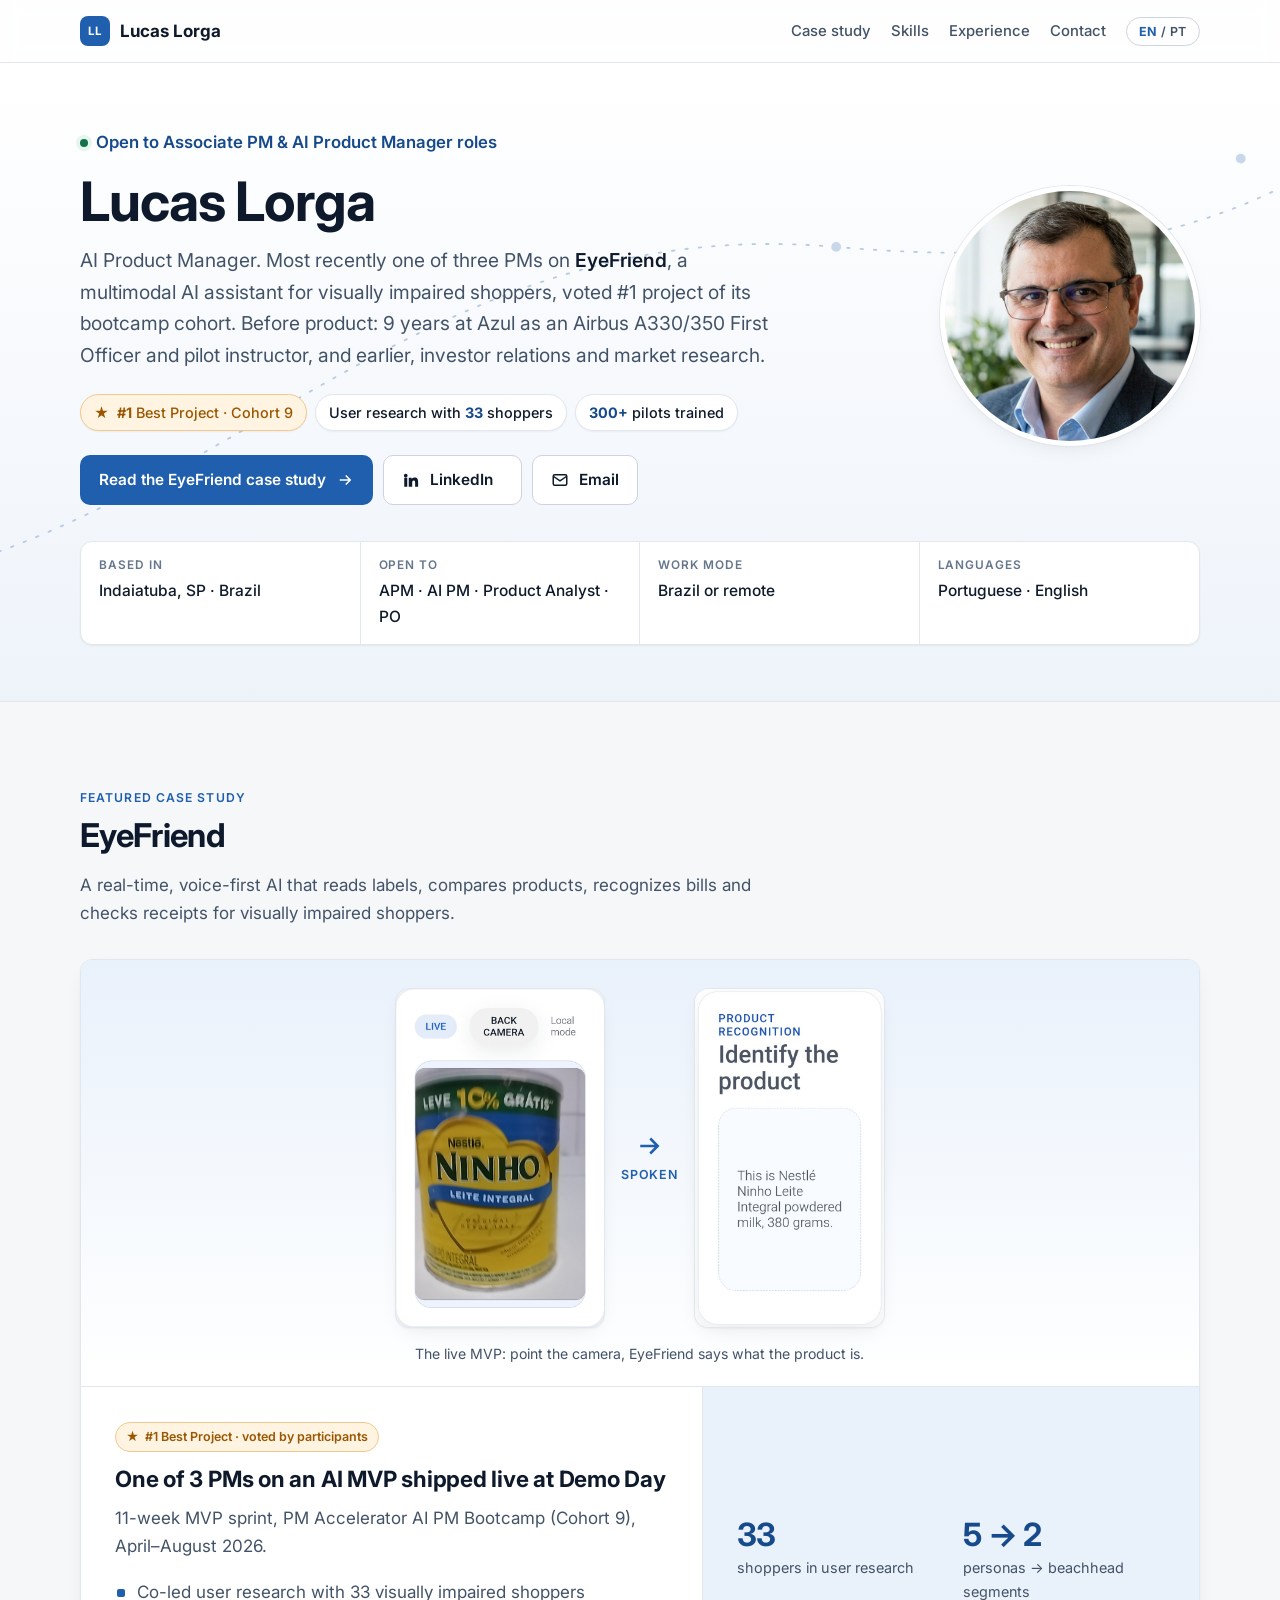
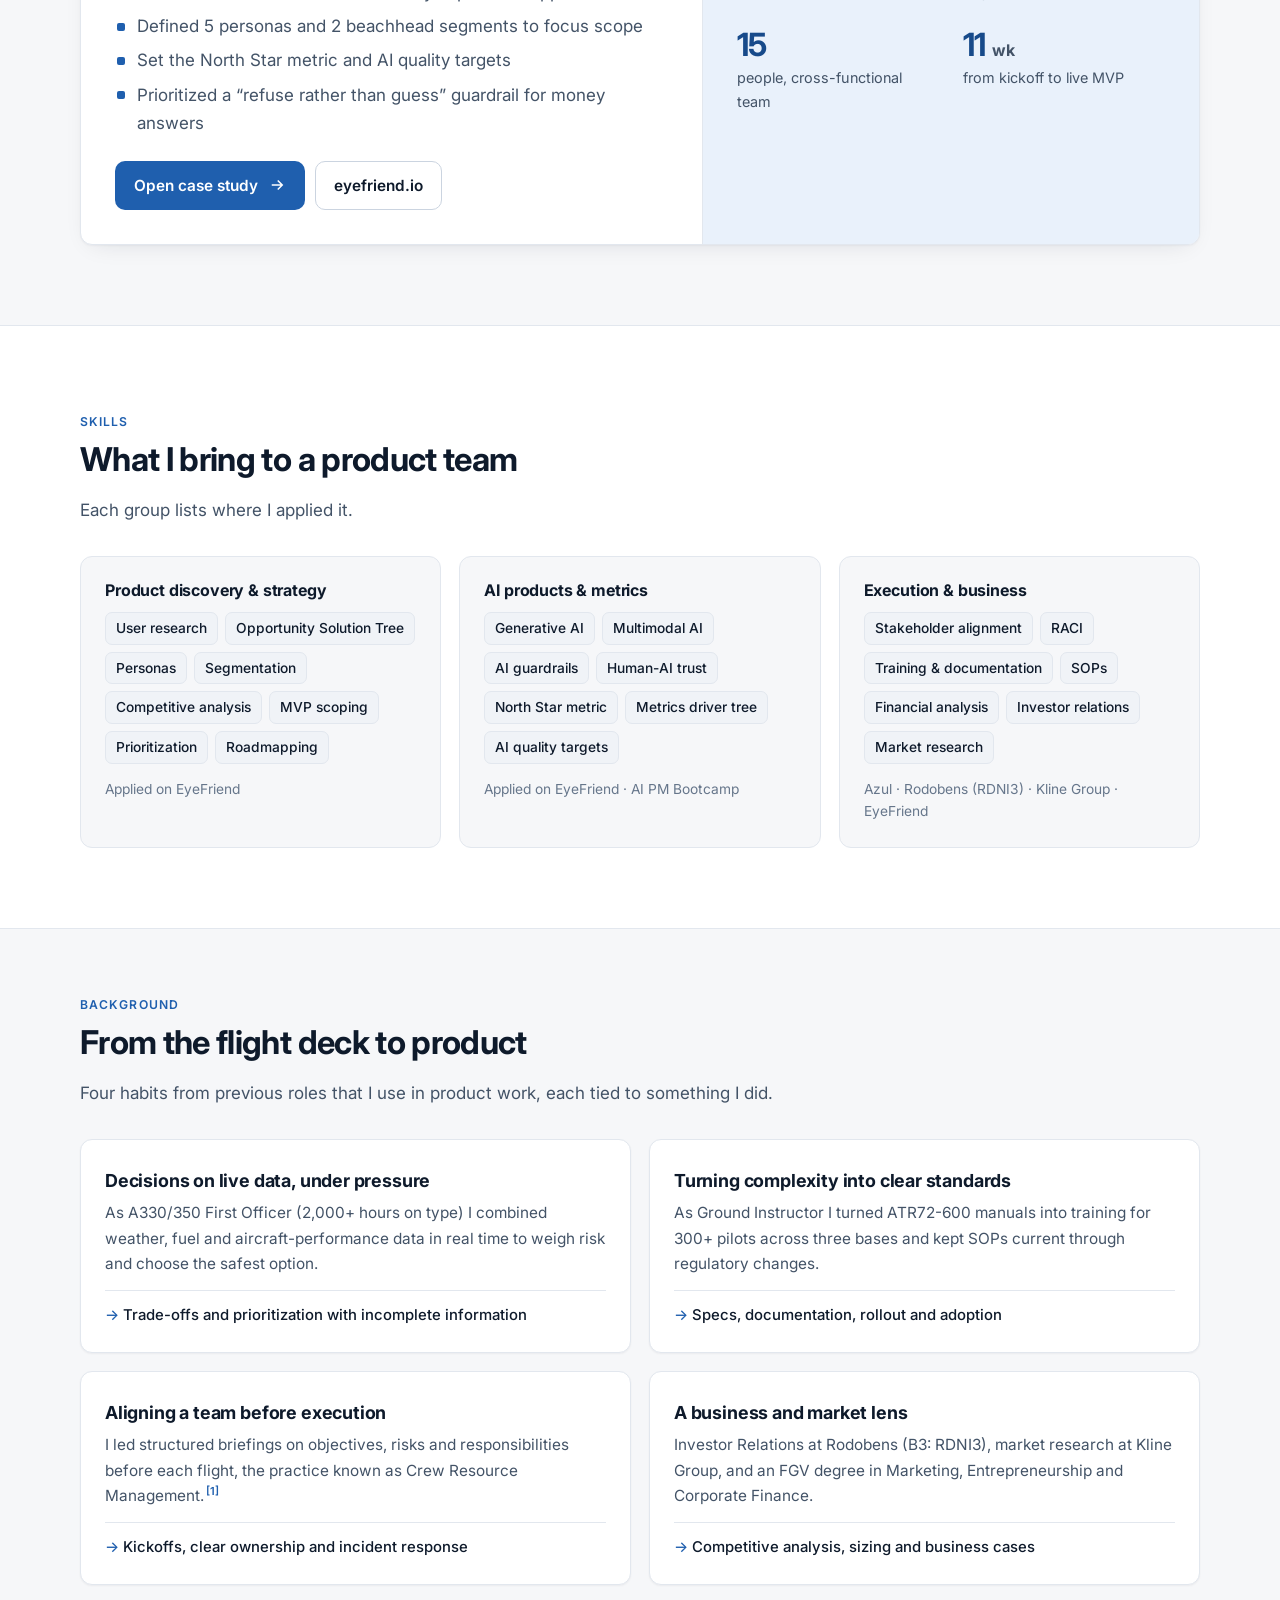
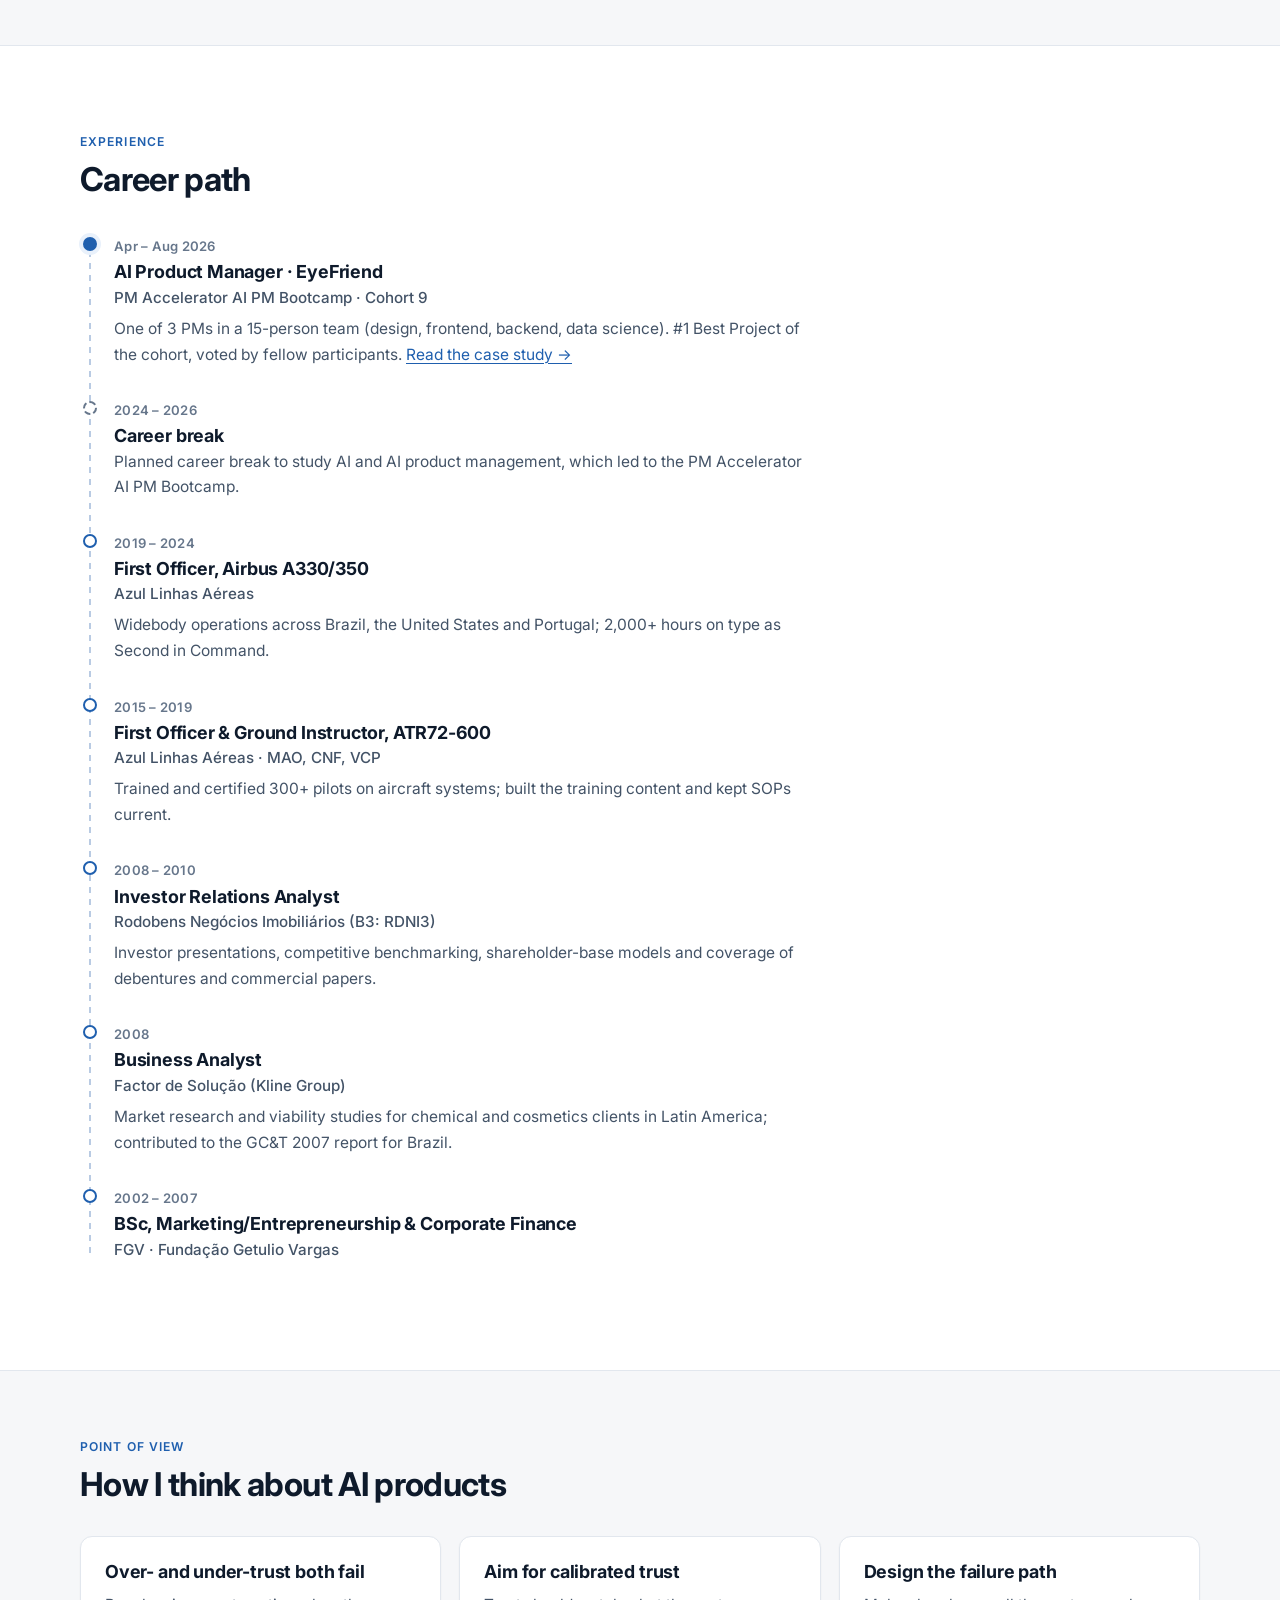
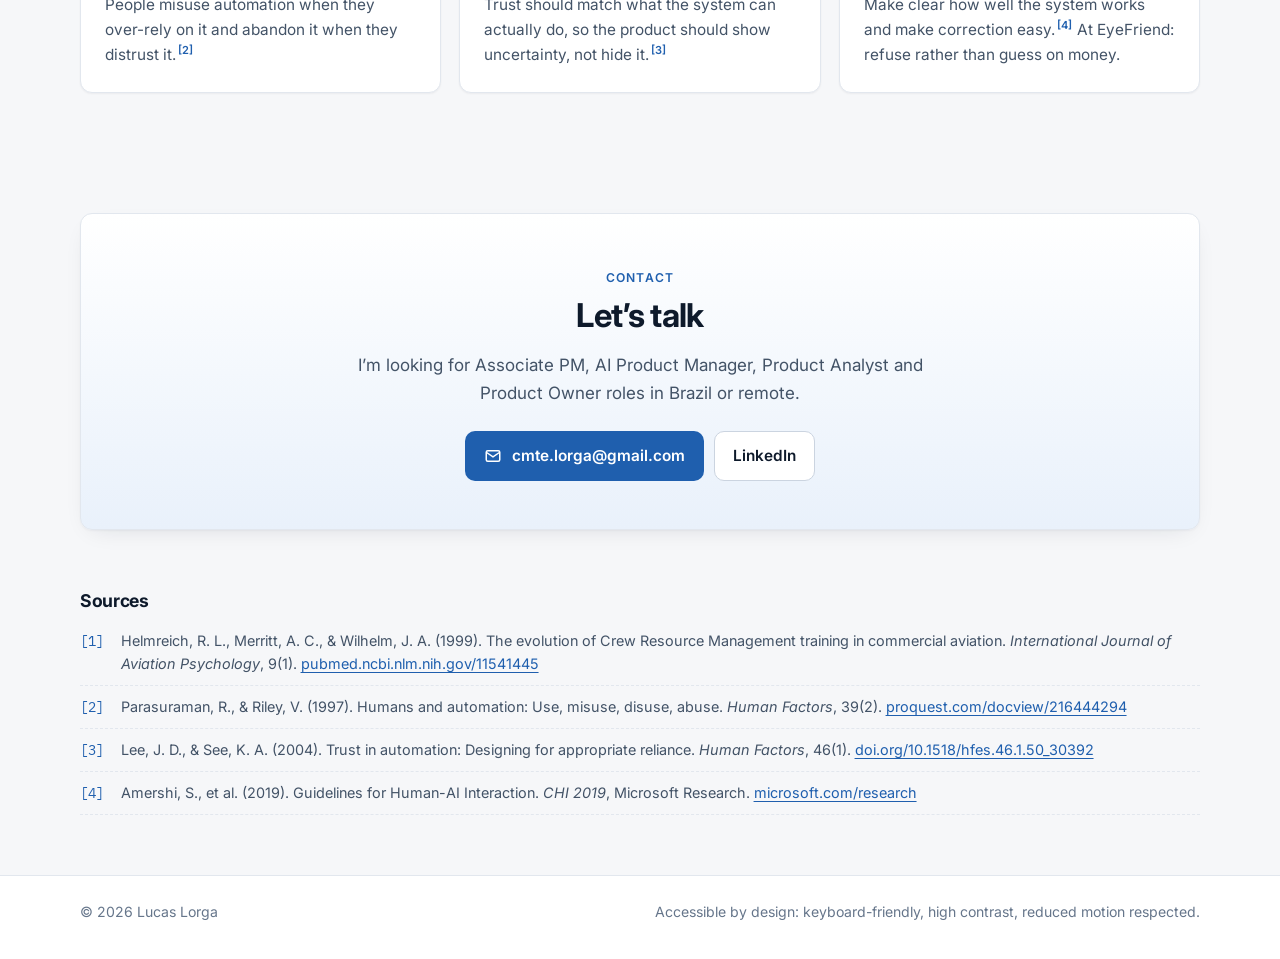
<file: index.html>
<!doctype html>
<html lang="en">
<head>
  <meta charset="utf-8">
  <meta name="viewport" content="width=device-width, initial-scale=1">
  <title>Lucas Lorga | AI Product Manager</title>
  <meta name="description" content="Lucas Lorga, AI Product Manager. One of three PMs on EyeFriend, a multimodal AI assistant for visually impaired shoppers (#1 Best Project, PM Accelerator Cohort 9). Former Airbus A330/350 First Officer and pilot instructor.">
  <meta name="theme-color" content="#ffffff">
  <meta property="og:type" content="website">
  <meta property="og:title" content="Lucas Lorga | AI Product Manager">
  <meta property="og:description" content="From the flight deck to AI products. Case study: EyeFriend.">
  <meta property="og:url" content="https://cmtelorga.github.io/portfolio/">
  <meta property="og:image" content="https://cmtelorga.github.io/portfolio/assets/img/og-home.jpg">
  <meta property="og:image:width" content="1200">
  <meta property="og:image:height" content="630">
  <meta property="og:image:alt" content="Lucas Lorga product portfolio: From the flight deck to AI products">
  <meta name="twitter:card" content="summary_large_image">
  <link rel="icon" href="assets/img/favicon.svg" type="image/svg+xml">
  <link rel="preconnect" href="https://fonts.googleapis.com">
  <link rel="preconnect" href="https://fonts.gstatic.com" crossorigin>
  <link href="https://fonts.googleapis.com/css2?family=IBM+Plex+Mono:wght@500&family=Inter:wght@400;500;600;700&display=swap" rel="stylesheet">
  <link rel="stylesheet" href="assets/css/style.css">
</head>
<body>
  <a class="skip-link" href="#main"><span data-lang="en">Skip to content</span><span data-lang="pt">Pular para o conteúdo</span></a>

  <header class="topbar">
    <div class="wrap topbar__inner">
      <a class="brand" href="index.html" aria-label="Lucas Lorga, home">
        <span class="brand__mark" aria-hidden="true">LL</span>
        <span>Lucas Lorga</span>
      </a>
      <nav aria-label="Main">
        <a class="nav-hide-sm" href="#case"><span data-lang="en">Case study</span><span data-lang="pt">Estudo de caso</span></a>
        <a class="nav-hide-sm" href="#skills"><span data-lang="en">Skills</span><span data-lang="pt">Competências</span></a>
        <a class="nav-hide-sm" href="#journey"><span data-lang="en">Experience</span><span data-lang="pt">Experiência</span></a>
        <a href="#contact"><span data-lang="en">Contact</span><span data-lang="pt">Contato</span></a>
        <button class="lang-toggle" type="button"><b>EN</b> / PT</button>
      </nav>
    </div>
  </header>

  <main id="main">
    <!-- ================= HERO ================= -->
    <section class="hero" aria-labelledby="hero-title">
      <svg class="hero__path" viewBox="0 0 1200 520" preserveAspectRatio="xMidYMid slice" aria-hidden="true">
        <path d="M-40 430 C 260 380, 420 120, 760 150 S 1150 60, 1260 40"/>
        <circle cx="760" cy="150" r="4"/><circle cx="1090" cy="78" r="4"/><circle cx="330" cy="330" r="4"/>
      </svg>
      <div class="wrap">
        <div class="hero__grid">
          <div>
            <p class="hero__role"><span data-lang="en">Open to Associate PM &amp; AI Product Manager roles</span><span data-lang="pt">Aberto a vagas de Associate PM e AI Product Manager</span></p>
            <h1 id="hero-title">Lucas Lorga</h1>
            <p class="hero__lead">
              <span data-lang="en">AI Product Manager. Most recently one of three PMs on <strong>EyeFriend</strong>, a multimodal AI assistant for visually impaired shoppers, voted #1 project of its bootcamp cohort. Before product: 9 years at Azul as an Airbus A330/350 First Officer and pilot instructor, and earlier, investor relations and market research.</span>
              <span data-lang="pt">AI Product Manager. Mais recentemente, um dos três PMs do <strong>EyeFriend</strong>, assistente de IA multimodal para pessoas com deficiência visual fazerem compras, eleito o 1º projeto da turma do bootcamp. Antes de produto: 9 anos na Azul como Primeiro Oficial de Airbus A330/350 e instrutor de pilotos e, antes disso, relações com investidores e pesquisa de mercado.</span>
            </p>
            <ul class="proof" aria-label="Highlights">
              <li class="is-award">★ <span><b>#1</b> <span data-lang="en">Best Project · Cohort 9</span><span data-lang="pt">Melhor Projeto · Cohort 9</span></span></li>
              <li><span data-lang="en">User research with <b>33</b> shoppers</span><span data-lang="pt">Pesquisa com <b>33</b> usuários</span></li>
              <li><span data-lang="en"><b>300+</b> pilots trained</span><span data-lang="pt"><b>300+</b> pilotos treinados</span></li>
            </ul>
            <div class="hero__ctas">
              <a class="btn btn--primary" href="eyefriend.html">
                <span data-lang="en">Read the EyeFriend case study</span><span data-lang="pt">Ler o estudo de caso EyeFriend</span>
                <svg viewBox="0 0 24 24" fill="none" stroke="currentColor" stroke-width="2" aria-hidden="true"><path d="M5 12h14M13 6l6 6-6 6"/></svg>
              </a>
              <a class="btn btn--ghost" href="https://www.linkedin.com/in/lucaslorga" target="_blank" rel="noopener">
                <svg viewBox="0 0 24 24" fill="currentColor" aria-hidden="true"><path d="M4.98 3.5a2.5 2.5 0 1 1 0 5 2.5 2.5 0 0 1 0-5zM3 9h4v12H3zM9 9h3.8v1.7h.1c.5-1 1.8-2 3.8-2 4 0 4.8 2.6 4.8 6V21h-4v-5.4c0-1.3 0-3-1.8-3s-2.1 1.4-2.1 2.9V21H9z"/></svg>
                LinkedIn<span class="sr-only"> (opens in a new tab)</span>
              </a>
              <a class="btn btn--ghost" href="mailto:cmte.lorga@gmail.com">
                <svg viewBox="0 0 24 24" fill="none" stroke="currentColor" stroke-width="2" aria-hidden="true"><rect x="3" y="5" width="18" height="14" rx="2"/><path d="m3 7 9 6 9-6"/></svg>
                <span data-lang="en">Email</span><span data-lang="pt">E-mail</span>
              </a>
            </div>
          </div>
          <div class="portrait">
            <img src="assets/img/lucas-lorga-square.jpg" width="480" height="480" alt="Portrait of Lucas Lorga, smiling, wearing glasses and a blue blazer over a light blue shirt">
          </div>
        </div>

        <dl class="status-strip">
          <div><dt><span data-lang="en">Based in</span><span data-lang="pt">Base</span></dt><dd>Indaiatuba, SP · <span data-lang="en">Brazil</span><span data-lang="pt">Brasil</span></dd></div>
          <div><dt><span data-lang="en">Open to</span><span data-lang="pt">Busco</span></dt><dd>APM · AI PM · Product Analyst · PO</dd></div>
          <div><dt><span data-lang="en">Work mode</span><span data-lang="pt">Modelo</span></dt><dd><span data-lang="en">Brazil or remote</span><span data-lang="pt">Brasil ou remoto</span></dd></div>
          <div><dt><span data-lang="en">Languages</span><span data-lang="pt">Idiomas</span></dt><dd><span data-lang="en">Portuguese · English</span><span data-lang="pt">Português · Inglês</span></dd></div>
        </dl>
      </div>
    </section>

    <!-- ================= FEATURED CASE ================= -->
    <section class="section" id="case" aria-labelledby="case-title">
      <div class="wrap">
        <div class="section__head reveal">
          <span class="hud"><span data-lang="en">Featured case study</span><span data-lang="pt">Estudo de caso em destaque</span></span>
          <h2 id="case-title">EyeFriend</h2>
          <p><span data-lang="en">A real-time, voice-first AI that reads labels, compares products, recognizes bills and checks receipts for visually impaired shoppers.</span><span data-lang="pt">IA em tempo real, guiada por voz, que lê rótulos, compara produtos, reconhece cédulas e confere recibos para pessoas com deficiência visual.</span></p>
        </div>

        <article class="card feature reveal">
          <figure class="feature__media" style="margin:0">
            <div class="demo-pair">
              <img src="assets/img/ef/app-mobile-camera.jpg" width="700" height="1135" loading="lazy" alt="EyeFriend on a phone in live mode, camera pointed at a can of Nestlé Ninho whole powdered milk.">
              <span class="arrow" aria-hidden="true"><svg viewBox="0 0 24 24" fill="none" stroke="currentColor" stroke-width="2"><path d="M5 12h14M13 6l6 6-6 6"/></svg><span data-lang="en">spoken</span><span data-lang="pt">falado</span></span>
              <img src="assets/img/ef/app-mobile-result.jpg" width="620" height="1104" loading="lazy" alt="EyeFriend result: “This is Nestlé Ninho Leite Integral powdered milk, 380 grams.”">
            </div>
            <figcaption><span data-lang="en">The live MVP: point the camera, EyeFriend says what the product is.</span><span data-lang="pt">O MVP no ar: aponte a câmera e o EyeFriend diz qual é o produto.</span></figcaption>
          </figure>
          <div class="feature__body">
            <span class="badge">★ <span data-lang="en">#1 Best Project · voted by participants</span><span data-lang="pt">1º Melhor Projeto · voto dos participantes</span></span>
            <h3><span data-lang="en">One of 3 PMs on an AI MVP shipped live at Demo Day</span><span data-lang="pt">Um dos 3 PMs de um MVP de IA lançado no Demo Day</span></h3>
            <p><span data-lang="en">11-week MVP sprint, PM Accelerator AI PM Bootcamp (Cohort 9), April–August 2026.</span><span data-lang="pt">Sprint de MVP de 11 semanas, PM Accelerator AI PM Bootcamp (Cohort 9), abril–agosto de 2026.</span></p>
            <ul class="feature__role">
              <li><span data-lang="en">Co-led user research with 33 visually impaired shoppers</span><span data-lang="pt">Co-liderei a pesquisa com 33 compradores com deficiência visual</span></li>
              <li><span data-lang="en">Defined 5 personas and 2 beachhead segments to focus scope</span><span data-lang="pt">Defini 5 personas e 2 segmentos de entrada para focar o escopo</span></li>
              <li><span data-lang="en">Set the North Star metric and AI quality targets</span><span data-lang="pt">Defini a North Star Metric e as metas de qualidade da IA</span></li>
              <li><span data-lang="en">Prioritized a “refuse rather than guess” guardrail for money answers</span><span data-lang="pt">Priorizei o guardrail “recusar em vez de adivinhar” em respostas sobre dinheiro</span></li>
            </ul>
            <div class="hero__ctas">
              <a class="btn btn--primary" href="eyefriend.html"><span data-lang="en">Open case study</span><span data-lang="pt">Abrir estudo de caso</span>
                <svg viewBox="0 0 24 24" fill="none" stroke="currentColor" stroke-width="2" aria-hidden="true"><path d="M5 12h14M13 6l6 6-6 6"/></svg></a>
              <a class="btn btn--ghost" href="https://eyefriend.io" target="_blank" rel="noopener">eyefriend.io<span class="sr-only"> (opens in a new tab)</span></a>
            </div>
          </div>
          <div class="feature__side" role="list">
            <div class="stat" role="listitem"><span class="num">33</span><span class="lbl"><span data-lang="en">shoppers in user research</span><span data-lang="pt">compradores na pesquisa</span></span></div>
            <div class="stat" role="listitem"><span class="num">5 → 2</span><span class="lbl"><span data-lang="en">personas → beachhead segments</span><span data-lang="pt">personas → segmentos de entrada</span></span></div>
            <div class="stat" role="listitem"><span class="num">15</span><span class="lbl"><span data-lang="en">people, cross-functional team</span><span data-lang="pt">pessoas, time multidisciplinar</span></span></div>
            <div class="stat" role="listitem"><span class="num">11 <small style="font-size:1rem;color:var(--text-2)">wk</small></span><span class="lbl"><span data-lang="en">from kickoff to live MVP</span><span data-lang="pt">do início ao MVP no ar</span></span></div>
          </div>
        </article>
      </div>
    </section>

    <!-- ================= SKILLS ================= -->
    <section class="section section--alt" id="skills" aria-labelledby="skills-title">
      <div class="wrap">
        <div class="section__head reveal">
          <span class="hud"><span data-lang="en">Skills</span><span data-lang="pt">Competências</span></span>
          <h2 id="skills-title"><span data-lang="en">What I bring to a product team</span><span data-lang="pt">O que eu levo para um time de produto</span></h2>
          <p><span data-lang="en">Each group lists where I applied it.</span><span data-lang="pt">Cada grupo mostra onde eu apliquei.</span></p>
        </div>
        <div class="skills">
          <div class="card reveal">
            <h3><span data-lang="en">Product discovery &amp; strategy</span><span data-lang="pt">Discovery e estratégia de produto</span></h3>
            <ul class="tags">
              <li>User research</li><li>Opportunity Solution Tree</li><li>Personas</li><li>Segmentation</li>
              <li>Competitive analysis</li><li>MVP scoping</li><li>Prioritization</li><li>Roadmapping</li>
            </ul>
            <p class="evidence"><span data-lang="en">Applied on EyeFriend</span><span data-lang="pt">Aplicado no EyeFriend</span></p>
          </div>
          <div class="card reveal">
            <h3><span data-lang="en">AI products &amp; metrics</span><span data-lang="pt">Produtos de IA e métricas</span></h3>
            <ul class="tags">
              <li>Generative AI</li><li>Multimodal AI</li><li>AI guardrails</li><li>Human-AI trust</li>
              <li>North Star metric</li><li>Metrics driver tree</li><li>AI quality targets</li>
            </ul>
            <p class="evidence"><span data-lang="en">Applied on EyeFriend · AI PM Bootcamp</span><span data-lang="pt">Aplicado no EyeFriend · AI PM Bootcamp</span></p>
          </div>
          <div class="card reveal">
            <h3><span data-lang="en">Execution &amp; business</span><span data-lang="pt">Execução e negócio</span></h3>
            <ul class="tags">
              <li>Stakeholder alignment</li><li>RACI</li><li>Training &amp; documentation</li><li>SOPs</li>
              <li>Financial analysis</li><li>Investor relations</li><li>Market research</li>
            </ul>
            <p class="evidence"><span data-lang="en">Azul · Rodobens (RDNI3) · Kline Group · EyeFriend</span><span data-lang="pt">Azul · Rodobens (RDNI3) · Kline Group · EyeFriend</span></p>
          </div>
        </div>
      </div>
    </section>

    <!-- ================= TRANSFERABLE ================= -->
    <section class="section section--tight" aria-labelledby="transfer-title">
      <div class="wrap">
        <div class="section__head reveal">
          <span class="hud"><span data-lang="en">Background</span><span data-lang="pt">Bagagem</span></span>
          <h2 id="transfer-title"><span data-lang="en">From the flight deck to product</span><span data-lang="pt">Da cabine para o produto</span></h2>
          <p><span data-lang="en">Four habits from previous roles that I use in product work, each tied to something I did.</span><span data-lang="pt">Quatro hábitos das funções anteriores que uso em produto, cada um ligado a algo que fiz.</span></p>
        </div>
        <div class="grid-2">
          <article class="card skill reveal">
            <h3><span data-lang="en">Decisions on live data, under pressure</span><span data-lang="pt">Decisão com dados ao vivo, sob pressão</span></h3>
            <p class="from"><span data-lang="en">As A330/350 First Officer (2,000+ hours on type) I combined weather, fuel and aircraft-performance data in real time to weigh risk and choose the safest option.</span><span data-lang="pt">Como Primeiro Oficial de A330/350 (2.000+ horas no tipo), combinei meteorologia, combustível e desempenho da aeronave em tempo real para pesar riscos e escolher a opção mais segura.</span></p>
            <p class="to"><span data-lang="en">Trade-offs and prioritization with incomplete information</span><span data-lang="pt">Trade-offs e priorização com informação incompleta</span></p>
          </article>
          <article class="card skill reveal">
            <h3><span data-lang="en">Turning complexity into clear standards</span><span data-lang="pt">Transformar complexidade em padrões claros</span></h3>
            <p class="from"><span data-lang="en">As Ground Instructor I turned ATR72-600 manuals into training for 300+ pilots across three bases and kept SOPs current through regulatory changes.</span><span data-lang="pt">Como Ground Instructor, transformei os manuais do ATR72-600 em treinamento para 300+ pilotos em três bases e mantive os SOPs atualizados diante de mudanças regulatórias.</span></p>
            <p class="to"><span data-lang="en">Specs, documentation, rollout and adoption</span><span data-lang="pt">Especificações, documentação, rollout e adoção</span></p>
          </article>
          <article class="card skill reveal">
            <h3><span data-lang="en">Aligning a team before execution</span><span data-lang="pt">Alinhar o time antes de executar</span></h3>
            <p class="from"><span data-lang="en">I led structured briefings on objectives, risks and responsibilities before each flight, the practice known as Crew Resource Management.<span class="cite"><a href="#src-1" aria-label="Source 1">[1]</a></span></span><span data-lang="pt">Conduzi briefings estruturados sobre objetivos, riscos e responsabilidades antes de cada voo, a prática conhecida como Crew Resource Management.<span class="cite"><a href="#src-1" aria-label="Fonte 1">[1]</a></span></span></p>
            <p class="to"><span data-lang="en">Kickoffs, clear ownership and incident response</span><span data-lang="pt">Kickoffs, responsabilidades claras e resposta a incidentes</span></p>
          </article>
          <article class="card skill reveal">
            <h3><span data-lang="en">A business and market lens</span><span data-lang="pt">Visão de negócio e mercado</span></h3>
            <p class="from"><span data-lang="en">Investor Relations at Rodobens (B3: RDNI3), market research at Kline Group, and an FGV degree in Marketing, Entrepreneurship and Corporate Finance.</span><span data-lang="pt">Relações com Investidores na Rodobens (B3: RDNI3), pesquisa de mercado na Kline Group e graduação na FGV em Marketing, Empreendedorismo e Finanças Corporativas.</span></p>
            <p class="to"><span data-lang="en">Competitive analysis, sizing and business cases</span><span data-lang="pt">Análise competitiva, dimensionamento e business case</span></p>
          </article>
        </div>
      </div>
    </section>

    <!-- ================= JOURNEY ================= -->
    <section class="section section--alt" id="journey" aria-labelledby="journey-title">
      <div class="wrap">
        <div class="section__head reveal">
          <span class="hud"><span data-lang="en">Experience</span><span data-lang="pt">Experiência</span></span>
          <h2 id="journey-title"><span data-lang="en">Career path</span><span data-lang="pt">Trajetória</span></h2>
        </div>
        <ol class="timeline">
          <li class="is-current reveal">
            <span class="when">Apr – Aug 2026</span>
            <h3>AI Product Manager · EyeFriend</h3>
            <div class="org">PM Accelerator AI PM Bootcamp · Cohort 9</div>
            <p><span data-lang="en">One of 3 PMs in a 15-person team (design, frontend, backend, data science). #1 Best Project of the cohort, voted by fellow participants. <a href="eyefriend.html">Read the case study →</a></span><span data-lang="pt">Um dos 3 PMs em um time de 15 pessoas (design, frontend, backend, ciência de dados). 1º Melhor Projeto da turma, por voto dos participantes. <a href="eyefriend.html">Ler o estudo de caso →</a></span></p>
          </li>
          <li class="is-break reveal">
            <span class="when">2024 – 2026</span>
            <h3><span data-lang="en">Career break</span><span data-lang="pt">Pausa na carreira</span></h3>
            <p><span data-lang="en">Planned career break to study AI and AI product management, which led to the PM Accelerator AI PM Bootcamp.</span><span data-lang="pt">Pausa planejada na carreira para estudar IA e gestão de produtos de IA, o que me levou ao PM Accelerator AI PM Bootcamp.</span></p>
          </li>
          <li class="reveal">
            <span class="when">2019 – 2024</span>
            <h3><span data-lang="en">First Officer, Airbus A330/350</span><span data-lang="pt">Primeiro Oficial, Airbus A330/350</span></h3>
            <div class="org">Azul Linhas Aéreas</div>
            <p><span data-lang="en">Widebody operations across Brazil, the United States and Portugal; 2,000+ hours on type as Second in Command.</span><span data-lang="pt">Operação widebody no Brasil, Estados Unidos e Portugal; 2.000+ horas no tipo como segundo em comando.</span></p>
          </li>
          <li class="reveal">
            <span class="when">2015 – 2019</span>
            <h3><span data-lang="en">First Officer &amp; Ground Instructor, ATR72-600</span><span data-lang="pt">Primeiro Oficial e Ground Instructor, ATR72-600</span></h3>
            <div class="org">Azul Linhas Aéreas · MAO, CNF, VCP</div>
            <p><span data-lang="en">Trained and certified 300+ pilots on aircraft systems; built the training content and kept SOPs current.</span><span data-lang="pt">Treinei e certifiquei 300+ pilotos nos sistemas da aeronave; criei o conteúdo de treinamento e mantive os SOPs atualizados.</span></p>
          </li>
          <li class="reveal">
            <span class="when">2008 – 2010</span>
            <h3><span data-lang="en">Investor Relations Analyst</span><span data-lang="pt">Analista de Relações com Investidores</span></h3>
            <div class="org">Rodobens Negócios Imobiliários (B3: RDNI3)</div>
            <p><span data-lang="en">Investor presentations, competitive benchmarking, shareholder-base models and coverage of debentures and commercial papers.</span><span data-lang="pt">Apresentações para investidores, benchmarking competitivo, modelos de base acionária e acompanhamento de debêntures e notas comerciais.</span></p>
          </li>
          <li class="reveal">
            <span class="when">2008</span>
            <h3>Business Analyst</h3>
            <div class="org">Factor de Solução (Kline Group)</div>
            <p><span data-lang="en">Market research and viability studies for chemical and cosmetics clients in Latin America; contributed to the GC&amp;T 2007 report for Brazil.</span><span data-lang="pt">Pesquisa de mercado e estudos de viabilidade para clientes de químicos e cosméticos na América Latina; contribuí para o relatório GC&amp;T 2007 Brasil.</span></p>
          </li>
          <li class="reveal">
            <span class="when">2002 – 2007</span>
            <h3><span data-lang="en">BSc, Marketing/Entrepreneurship &amp; Corporate Finance</span><span data-lang="pt">Bacharelado, Marketing/Empreendedorismo e Finanças Corporativas</span></h3>
            <div class="org">FGV · Fundação Getulio Vargas</div>
          </li>
        </ol>
      </div>
    </section>

    <!-- ================= POINT OF VIEW ================= -->
    <section class="section section--tight" aria-labelledby="pov-title">
      <div class="wrap">
        <div class="section__head reveal">
          <span class="hud"><span data-lang="en">Point of view</span><span data-lang="pt">Ponto de vista</span></span>
          <h2 id="pov-title"><span data-lang="en">How I think about AI products</span><span data-lang="pt">Como eu penso produtos de IA</span></h2>
        </div>
        <div class="pov">
          <div class="card reveal">
            <h3><span data-lang="en">Over- and under-trust both fail</span><span data-lang="pt">Confiar demais ou de menos falha</span></h3>
            <p><span data-lang="en">People misuse automation when they over-rely on it and abandon it when they distrust it.<span class="cite"><a href="#src-2" aria-label="Source 2">[2]</a></span></span><span data-lang="pt">As pessoas usam mal a automação quando confiam demais e a abandonam quando desconfiam.<span class="cite"><a href="#src-2" aria-label="Fonte 2">[2]</a></span></span></p>
          </div>
          <div class="card reveal">
            <h3><span data-lang="en">Aim for calibrated trust</span><span data-lang="pt">Buscar confiança calibrada</span></h3>
            <p><span data-lang="en">Trust should match what the system can actually do, so the product should show uncertainty, not hide it.<span class="cite"><a href="#src-3" aria-label="Source 3">[3]</a></span></span><span data-lang="pt">A confiança deve corresponder ao que o sistema realmente faz; o produto deve mostrar a incerteza, não escondê-la.<span class="cite"><a href="#src-3" aria-label="Fonte 3">[3]</a></span></span></p>
          </div>
          <div class="card reveal">
            <h3><span data-lang="en">Design the failure path</span><span data-lang="pt">Desenhar o caminho da falha</span></h3>
            <p><span data-lang="en">Make clear how well the system works and make correction easy.<span class="cite"><a href="#src-4" aria-label="Source 4">[4]</a></span> At EyeFriend: refuse rather than guess on money.</span><span data-lang="pt">Deixar claro o quão bem o sistema funciona e facilitar a correção.<span class="cite"><a href="#src-4" aria-label="Fonte 4">[4]</a></span> No EyeFriend: recusar em vez de adivinhar sobre dinheiro.</span></p>
          </div>
        </div>
      </div>
    </section>

    <!-- ================= CONTACT ================= -->
    <section class="section section--tight" id="contact" aria-labelledby="contact-title">
      <div class="wrap">
        <div class="card contact reveal">
          <span class="hud"><span data-lang="en">Contact</span><span data-lang="pt">Contato</span></span>
          <h2 id="contact-title" style="margin-top:6px"><span data-lang="en">Let’s talk</span><span data-lang="pt">Vamos conversar</span></h2>
          <p style="color:var(--text-2);max-width:56ch;margin-inline:auto"><span data-lang="en">I’m looking for Associate PM, AI Product Manager, Product Analyst and Product Owner roles in Brazil or remote.</span><span data-lang="pt">Busco vagas de Associate PM, AI Product Manager, Product Analyst e Product Owner no Brasil ou remotas.</span></p>
          <div class="hero__ctas">
            <a class="btn btn--primary" href="mailto:cmte.lorga@gmail.com">
              <svg viewBox="0 0 24 24" fill="none" stroke="currentColor" stroke-width="2" aria-hidden="true"><rect x="3" y="5" width="18" height="14" rx="2"/><path d="m3 7 9 6 9-6"/></svg>
              cmte.lorga@gmail.com</a>
            <a class="btn btn--ghost" href="https://www.linkedin.com/in/lucaslorga" target="_blank" rel="noopener">LinkedIn<span class="sr-only"> (opens in a new tab)</span></a>
          </div>
        </div>
      </div>
    </section>

    <!-- ================= SOURCES ================= -->
    <section class="section section--tight" aria-labelledby="sources-title" style="padding-top:0">
      <div class="wrap">
        <h2 id="sources-title" style="font-size:1.1rem"><span data-lang="en">Sources</span><span data-lang="pt">Fontes</span></h2>
        <ol class="sources">
          <li id="src-1"><span class="n">[1]</span><span>Helmreich, R. L., Merritt, A. C., &amp; Wilhelm, J. A. (1999). The evolution of Crew Resource Management training in commercial aviation. <em>International Journal of Aviation Psychology</em>, 9(1). <a href="https://pubmed.ncbi.nlm.nih.gov/11541445/" target="_blank" rel="noopener">pubmed.ncbi.nlm.nih.gov/11541445</a></span></li>
          <li id="src-2"><span class="n">[2]</span><span>Parasuraman, R., &amp; Riley, V. (1997). Humans and automation: Use, misuse, disuse, abuse. <em>Human Factors</em>, 39(2). <a href="https://www.proquest.com/docview/216444294" target="_blank" rel="noopener">proquest.com/docview/216444294</a></span></li>
          <li id="src-3"><span class="n">[3]</span><span>Lee, J. D., &amp; See, K. A. (2004). Trust in automation: Designing for appropriate reliance. <em>Human Factors</em>, 46(1). <a href="https://journals.sagepub.com/doi/10.1518/hfes.46.1.50_30392" target="_blank" rel="noopener">doi.org/10.1518/hfes.46.1.50_30392</a></span></li>
          <li id="src-4"><span class="n">[4]</span><span>Amershi, S., et al. (2019). Guidelines for Human-AI Interaction. <em>CHI 2019</em>, Microsoft Research. <a href="https://www.microsoft.com/en-us/research/project/guidelines-for-human-ai-interaction/" target="_blank" rel="noopener">microsoft.com/research</a></span></li>
        </ol>
      </div>
    </section>
  </main>

  <footer class="footer">
    <div class="wrap">
      <span>© <span data-year>2026</span> Lucas Lorga</span>
      <span><span data-lang="en">Accessible by design: keyboard-friendly, high contrast, reduced motion respected.</span><span data-lang="pt">Acessível por design: navegação por teclado, alto contraste e respeito a menos movimento.</span></span>
    </div>
  </footer>

  <script src="assets/js/main.js" defer></script>
</body>
</html>
</file>
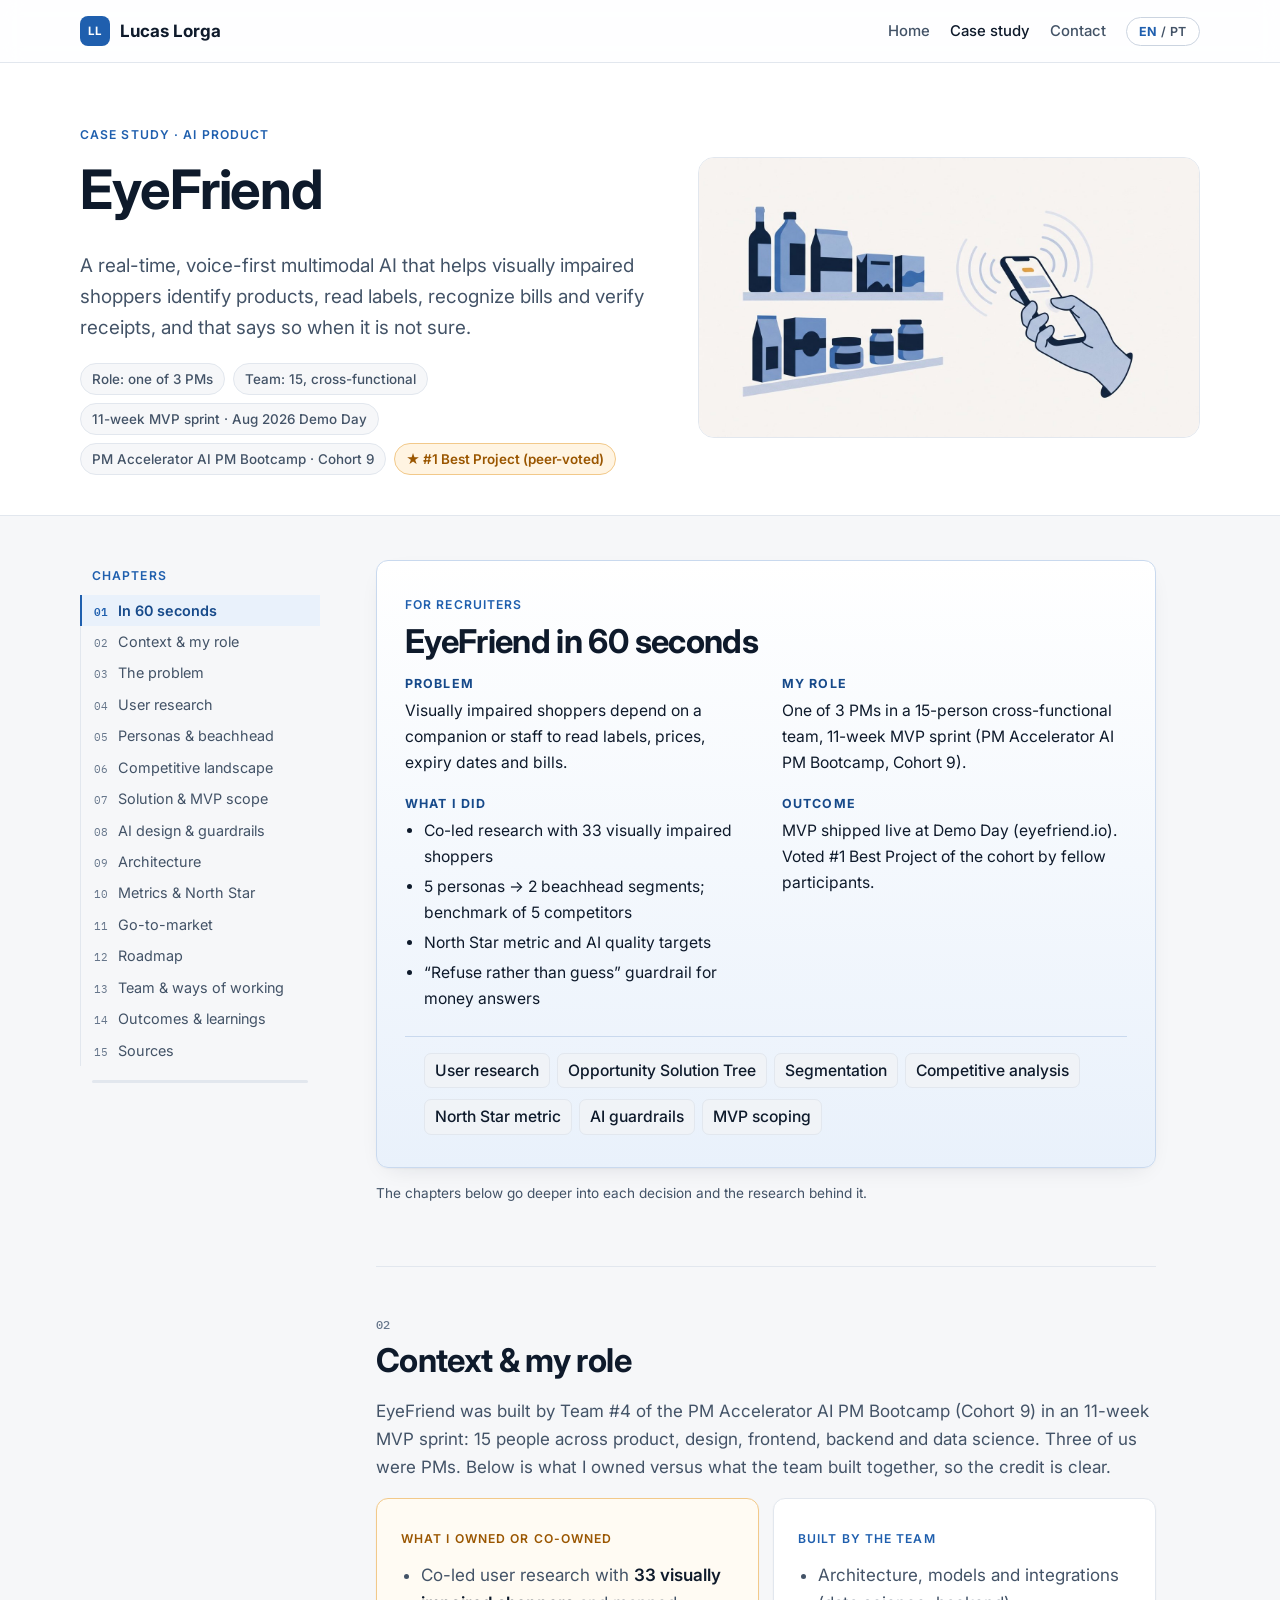
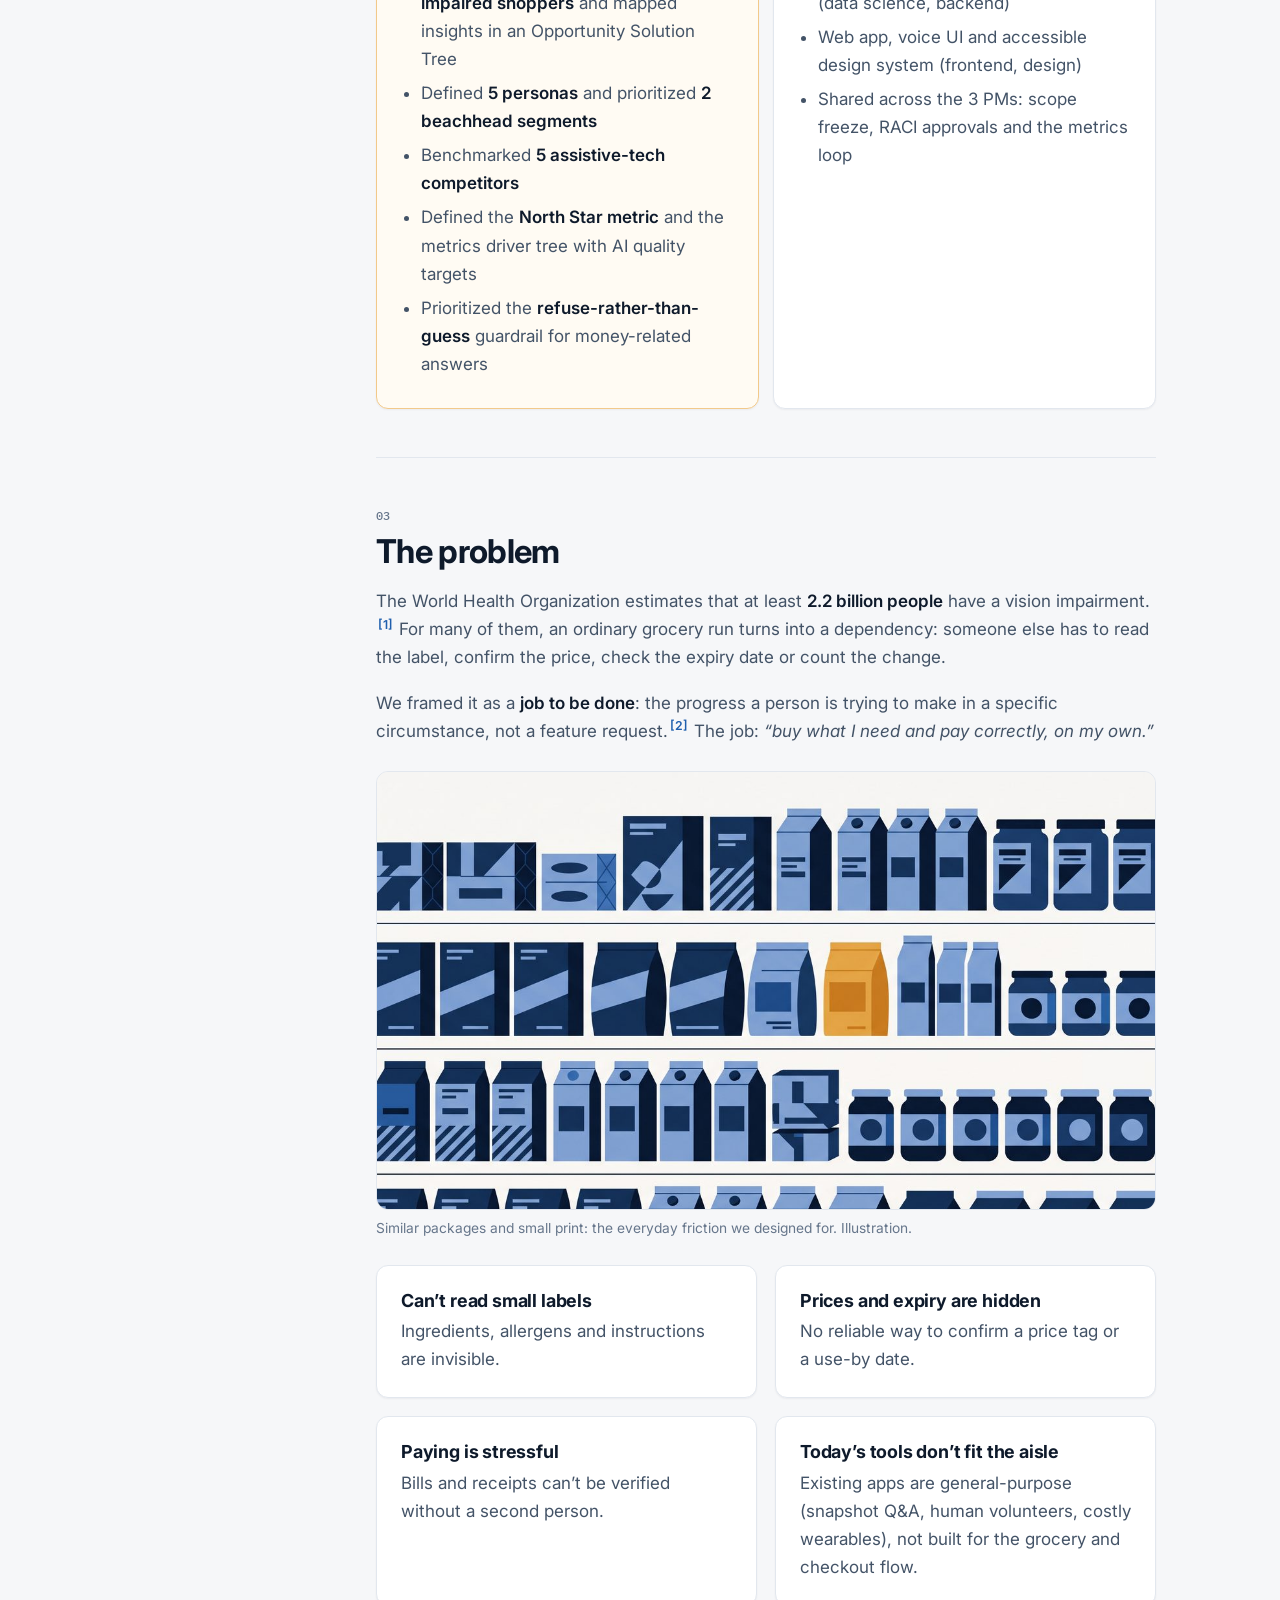
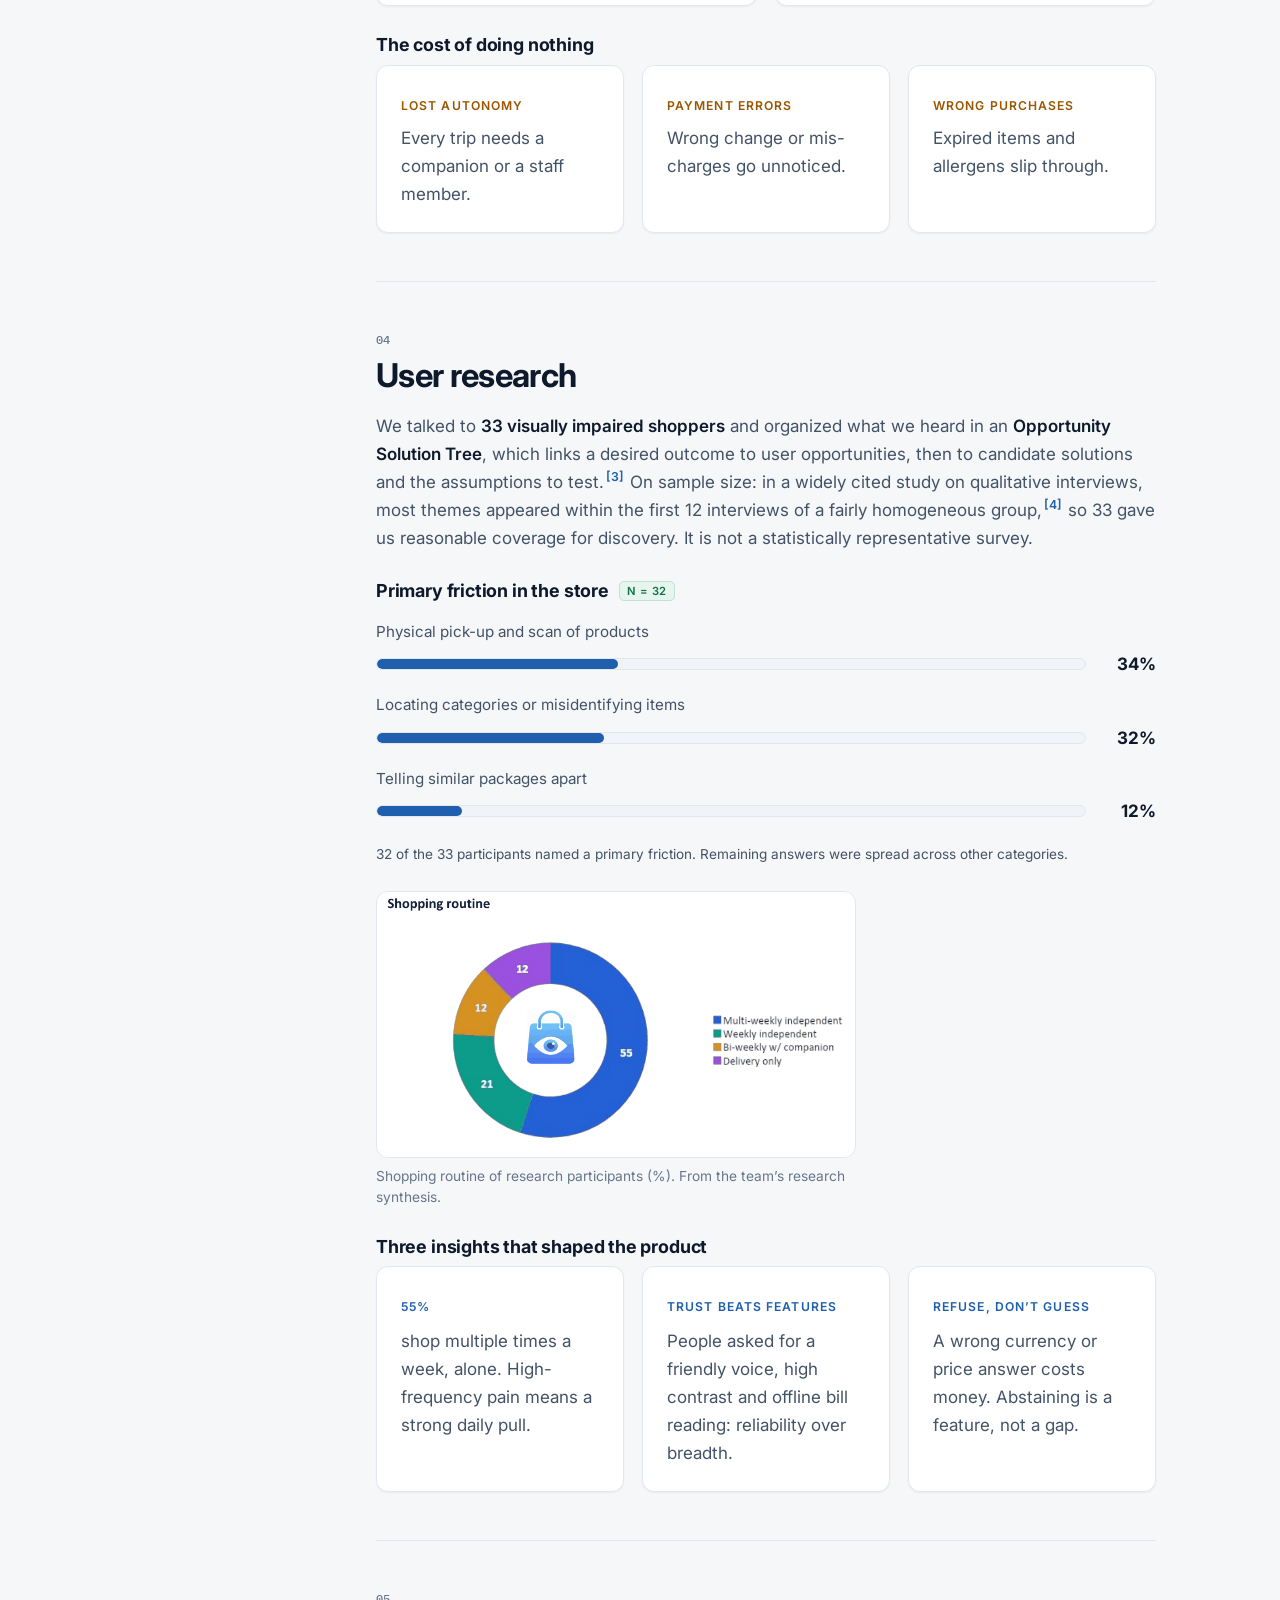
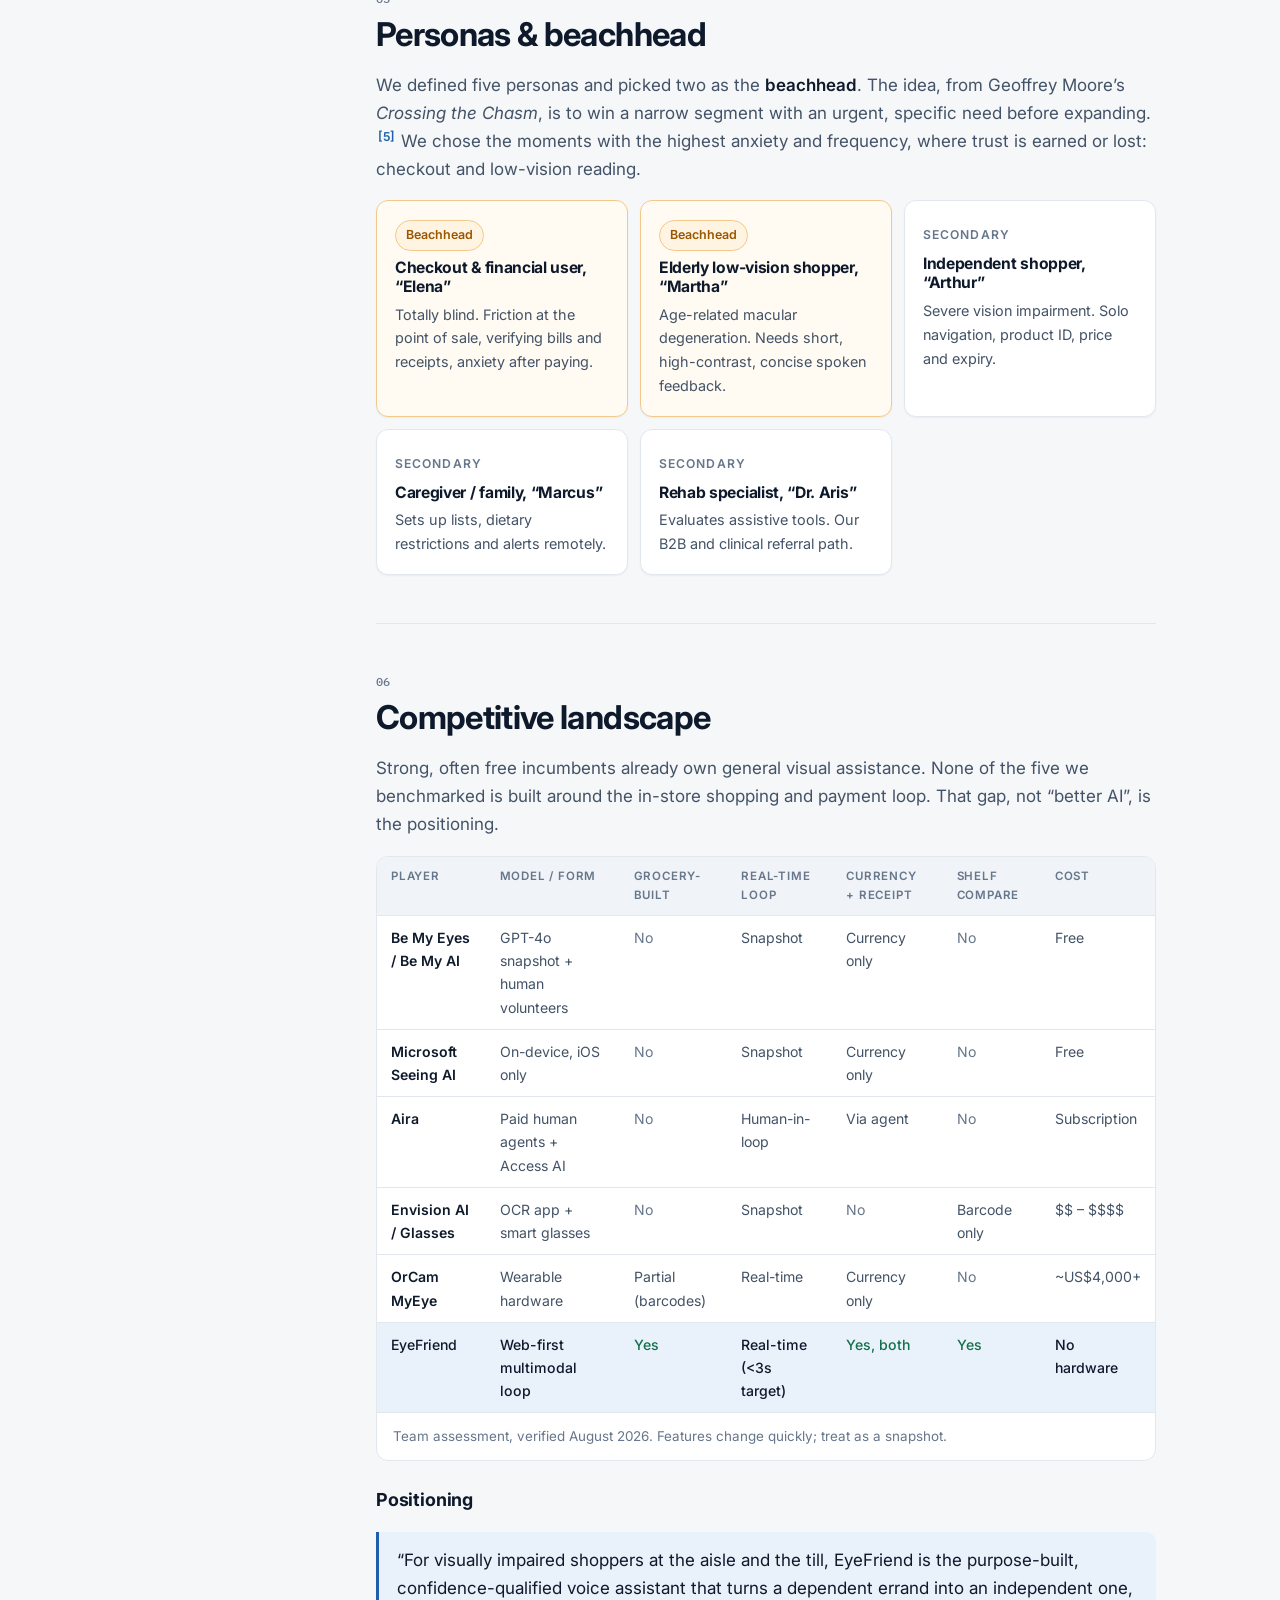
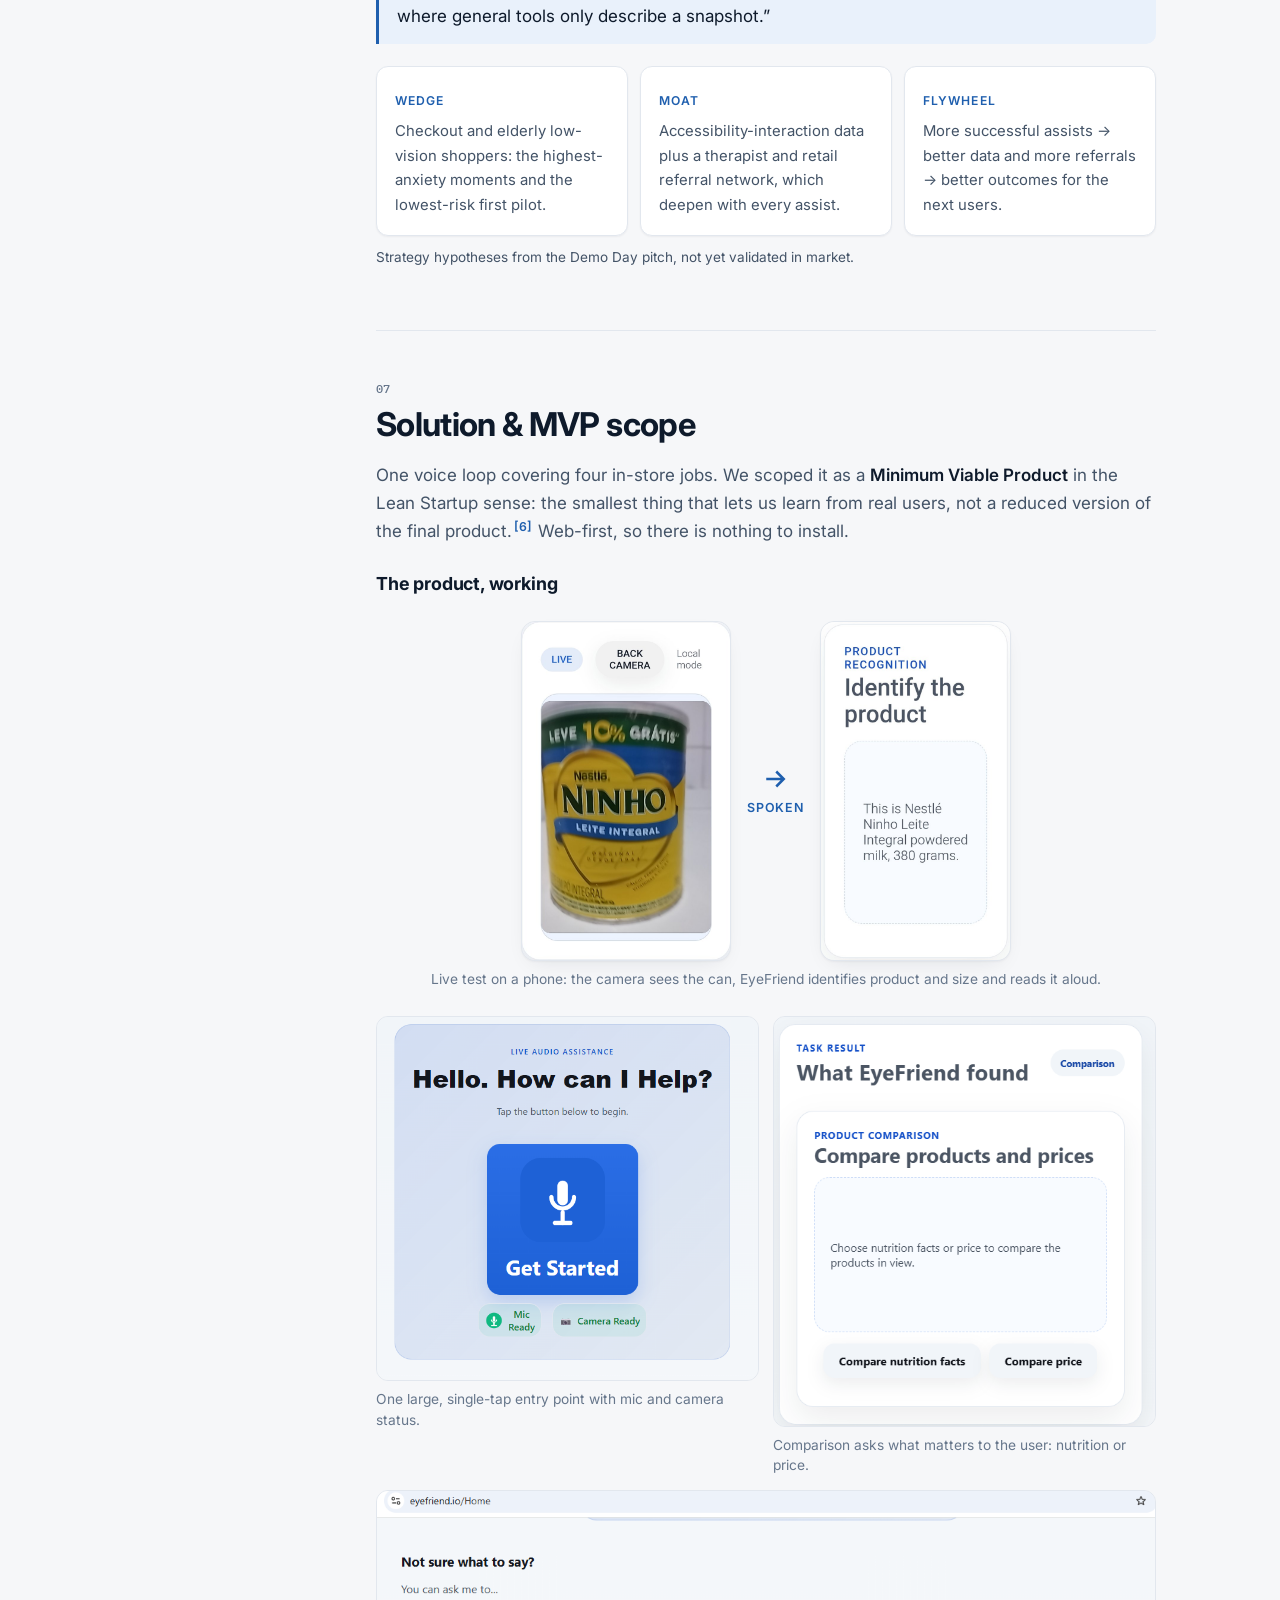
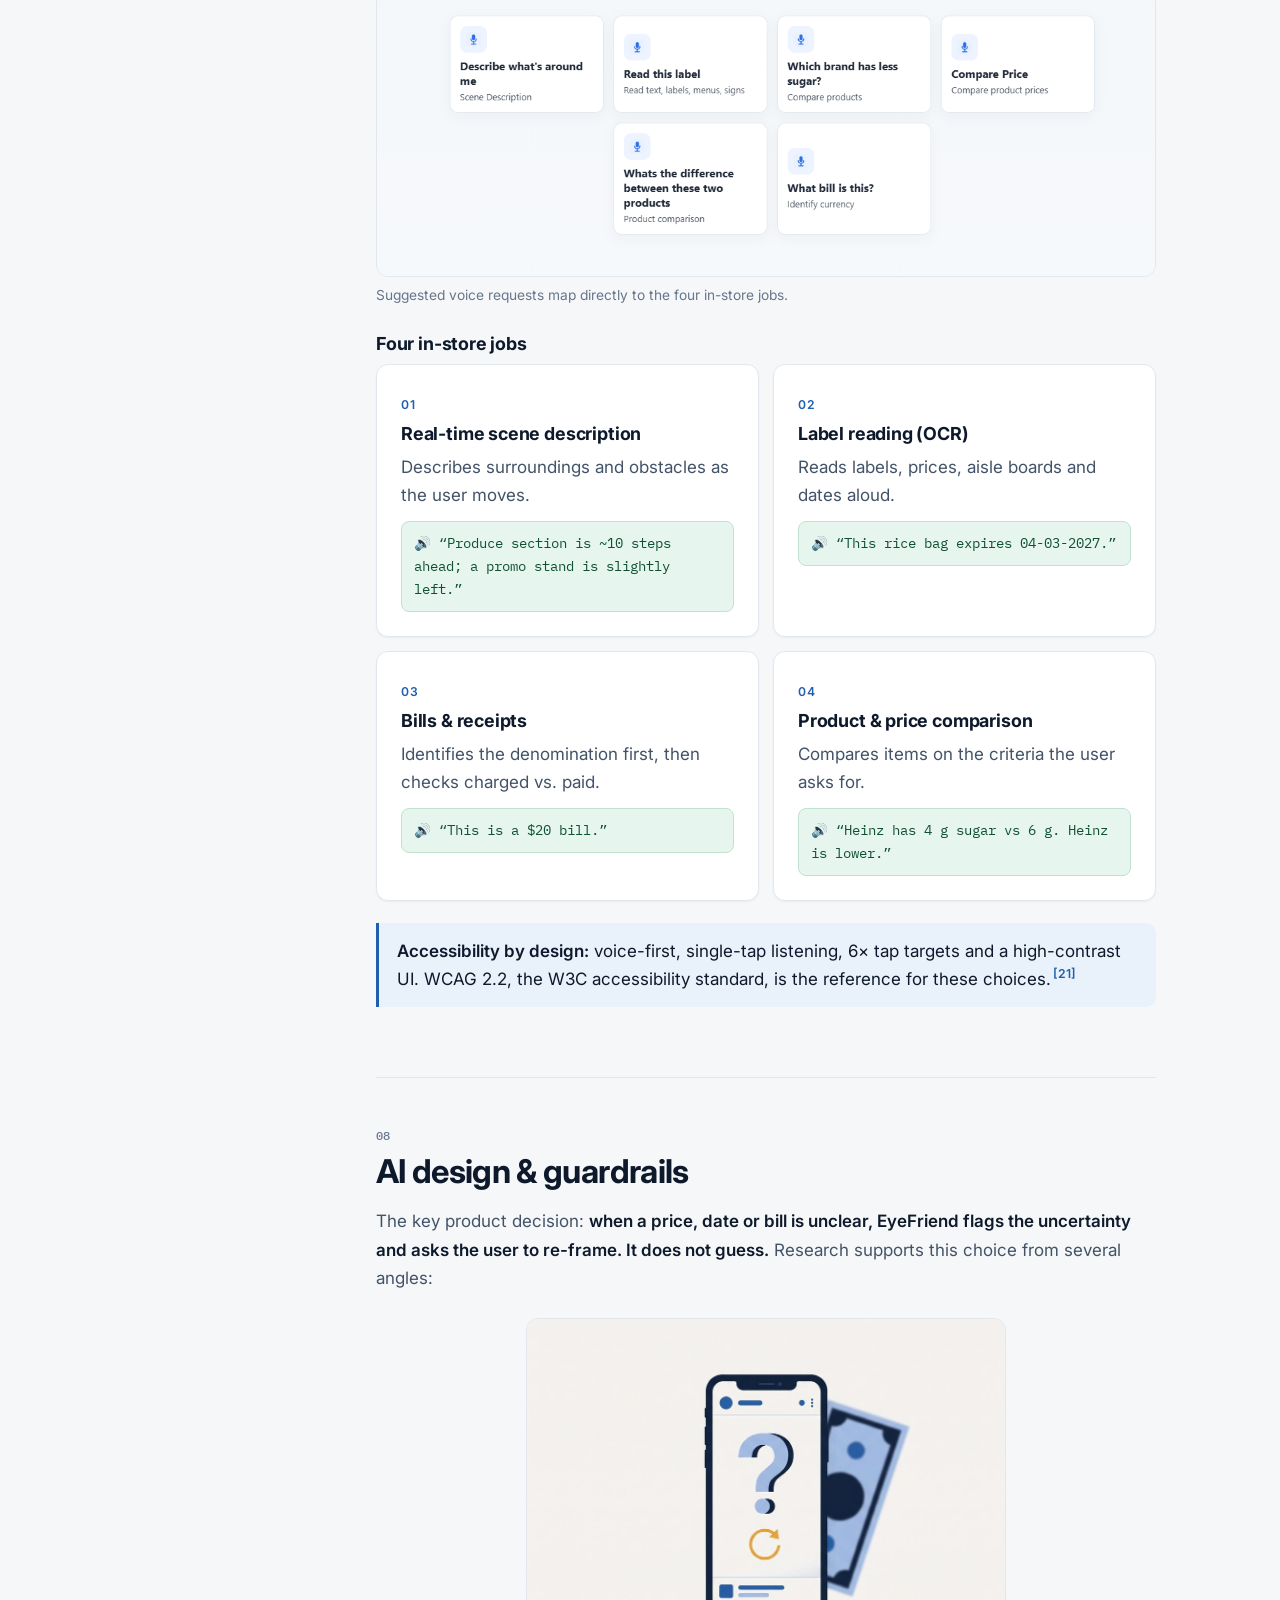
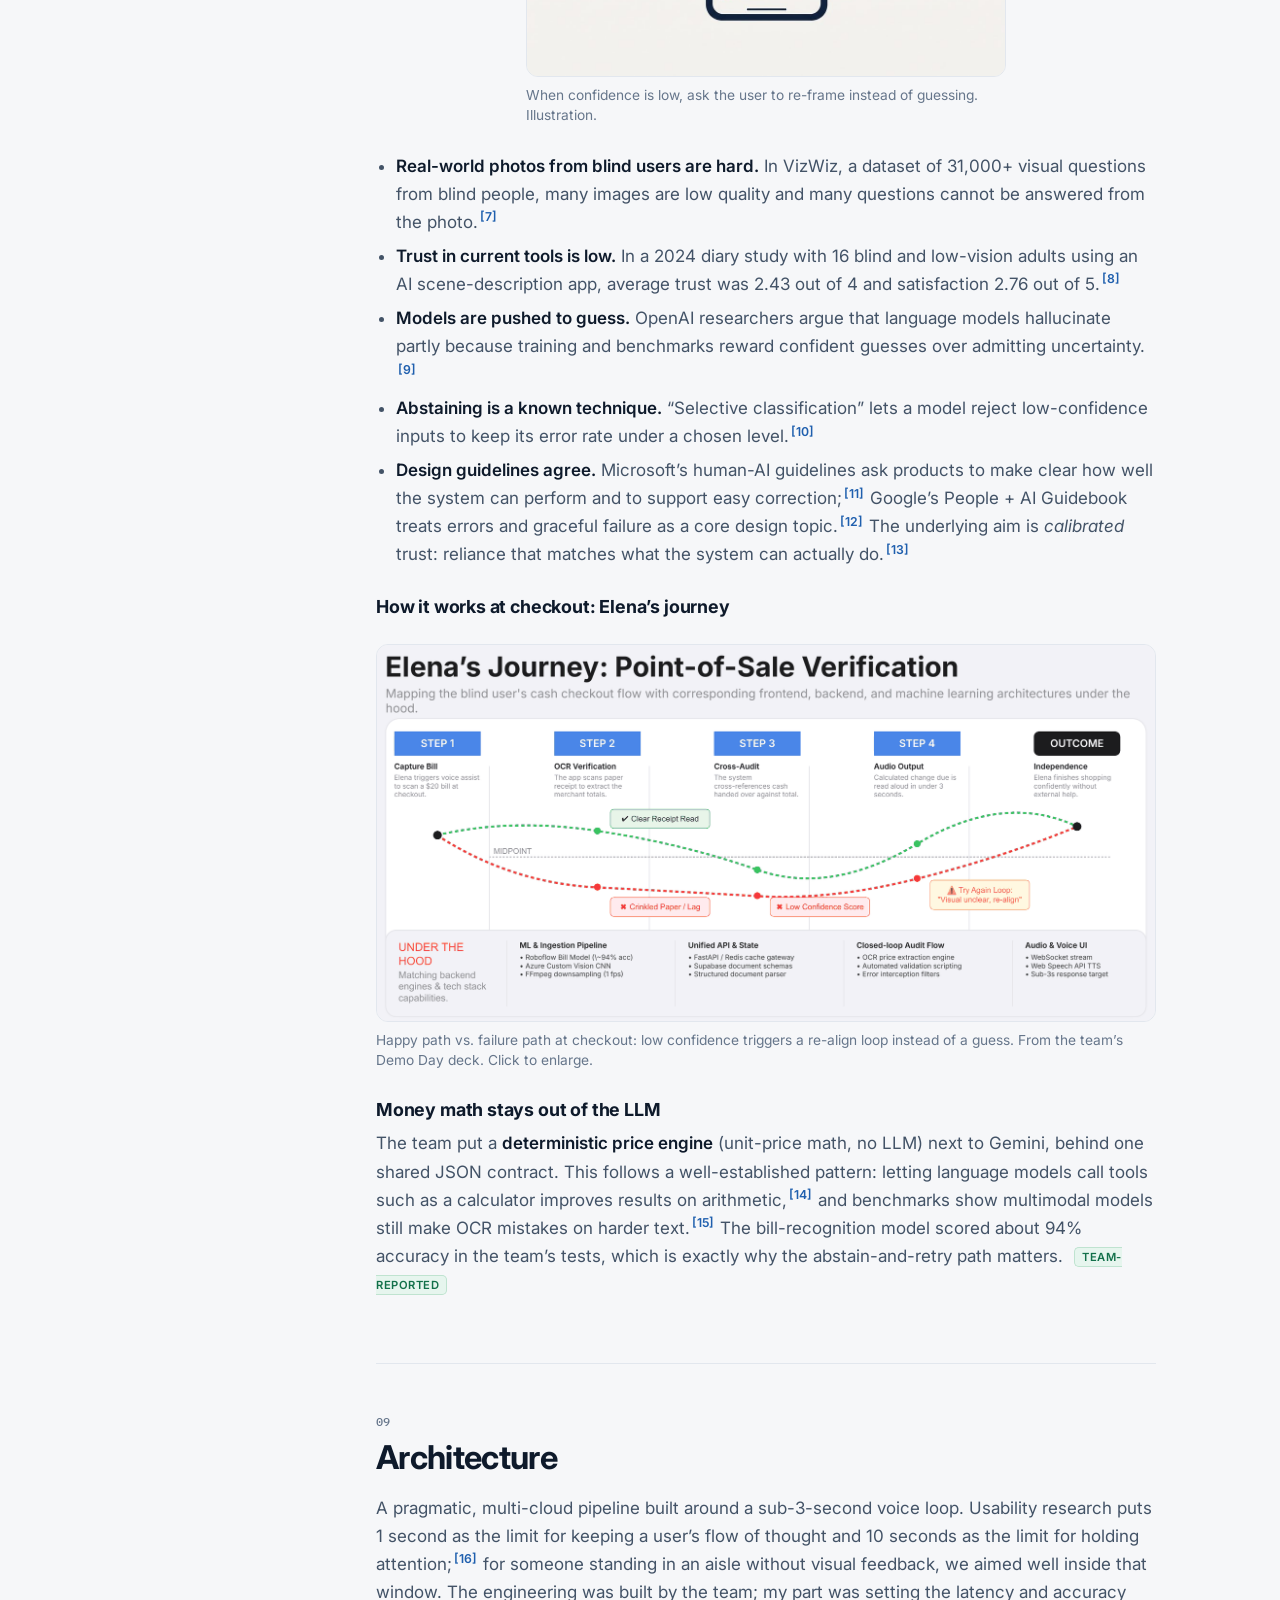
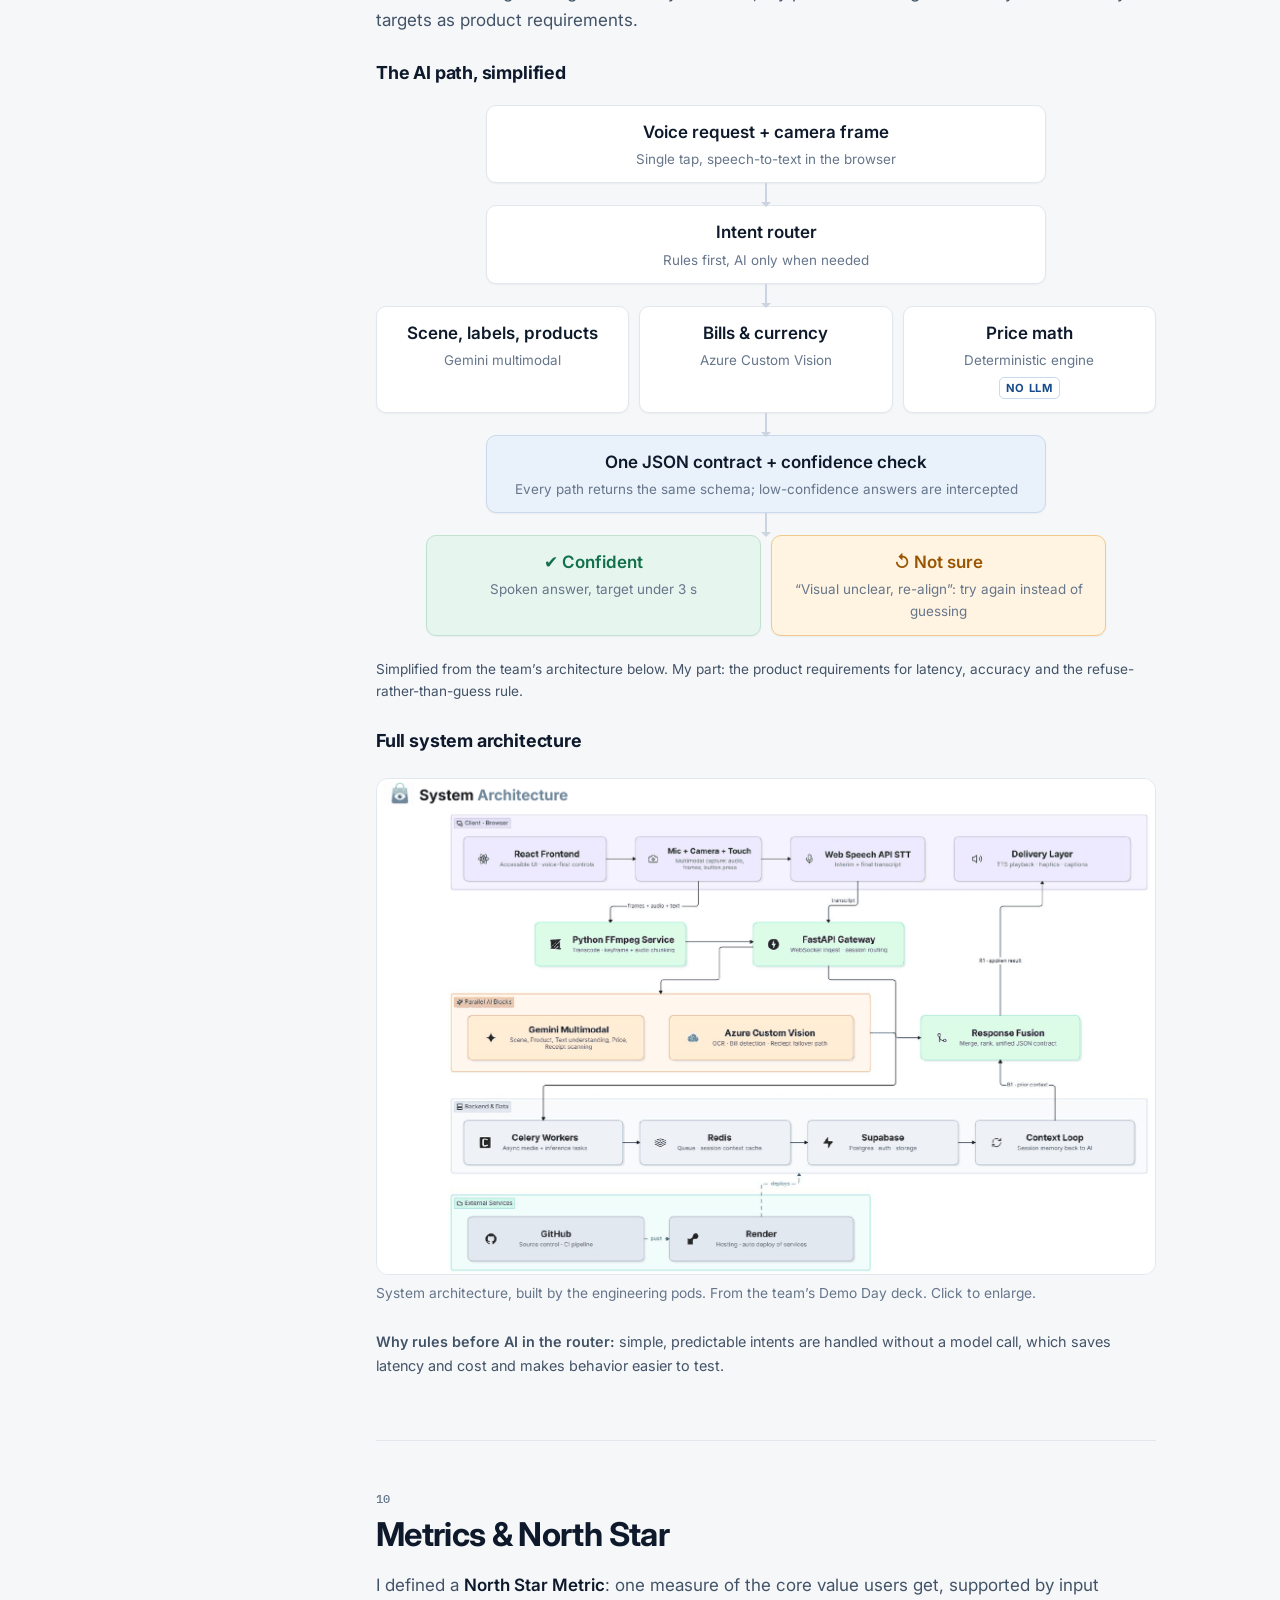
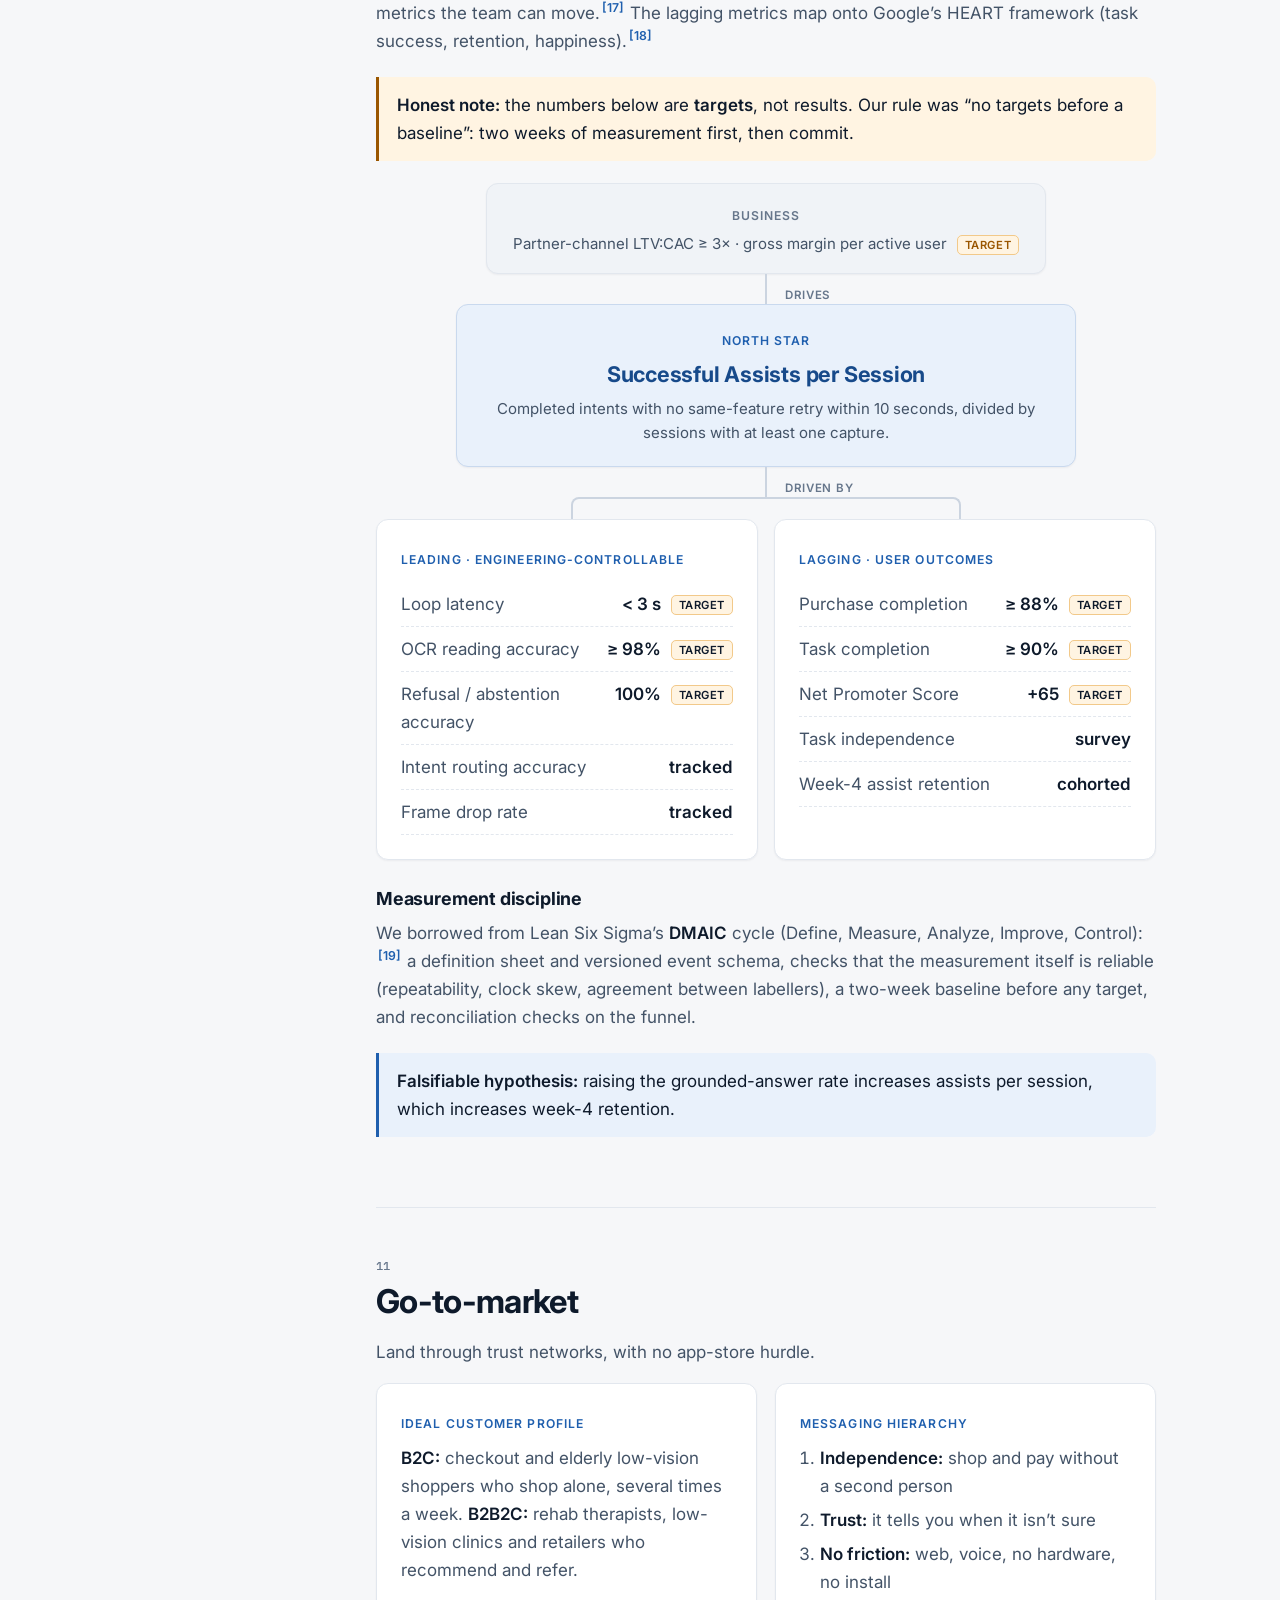
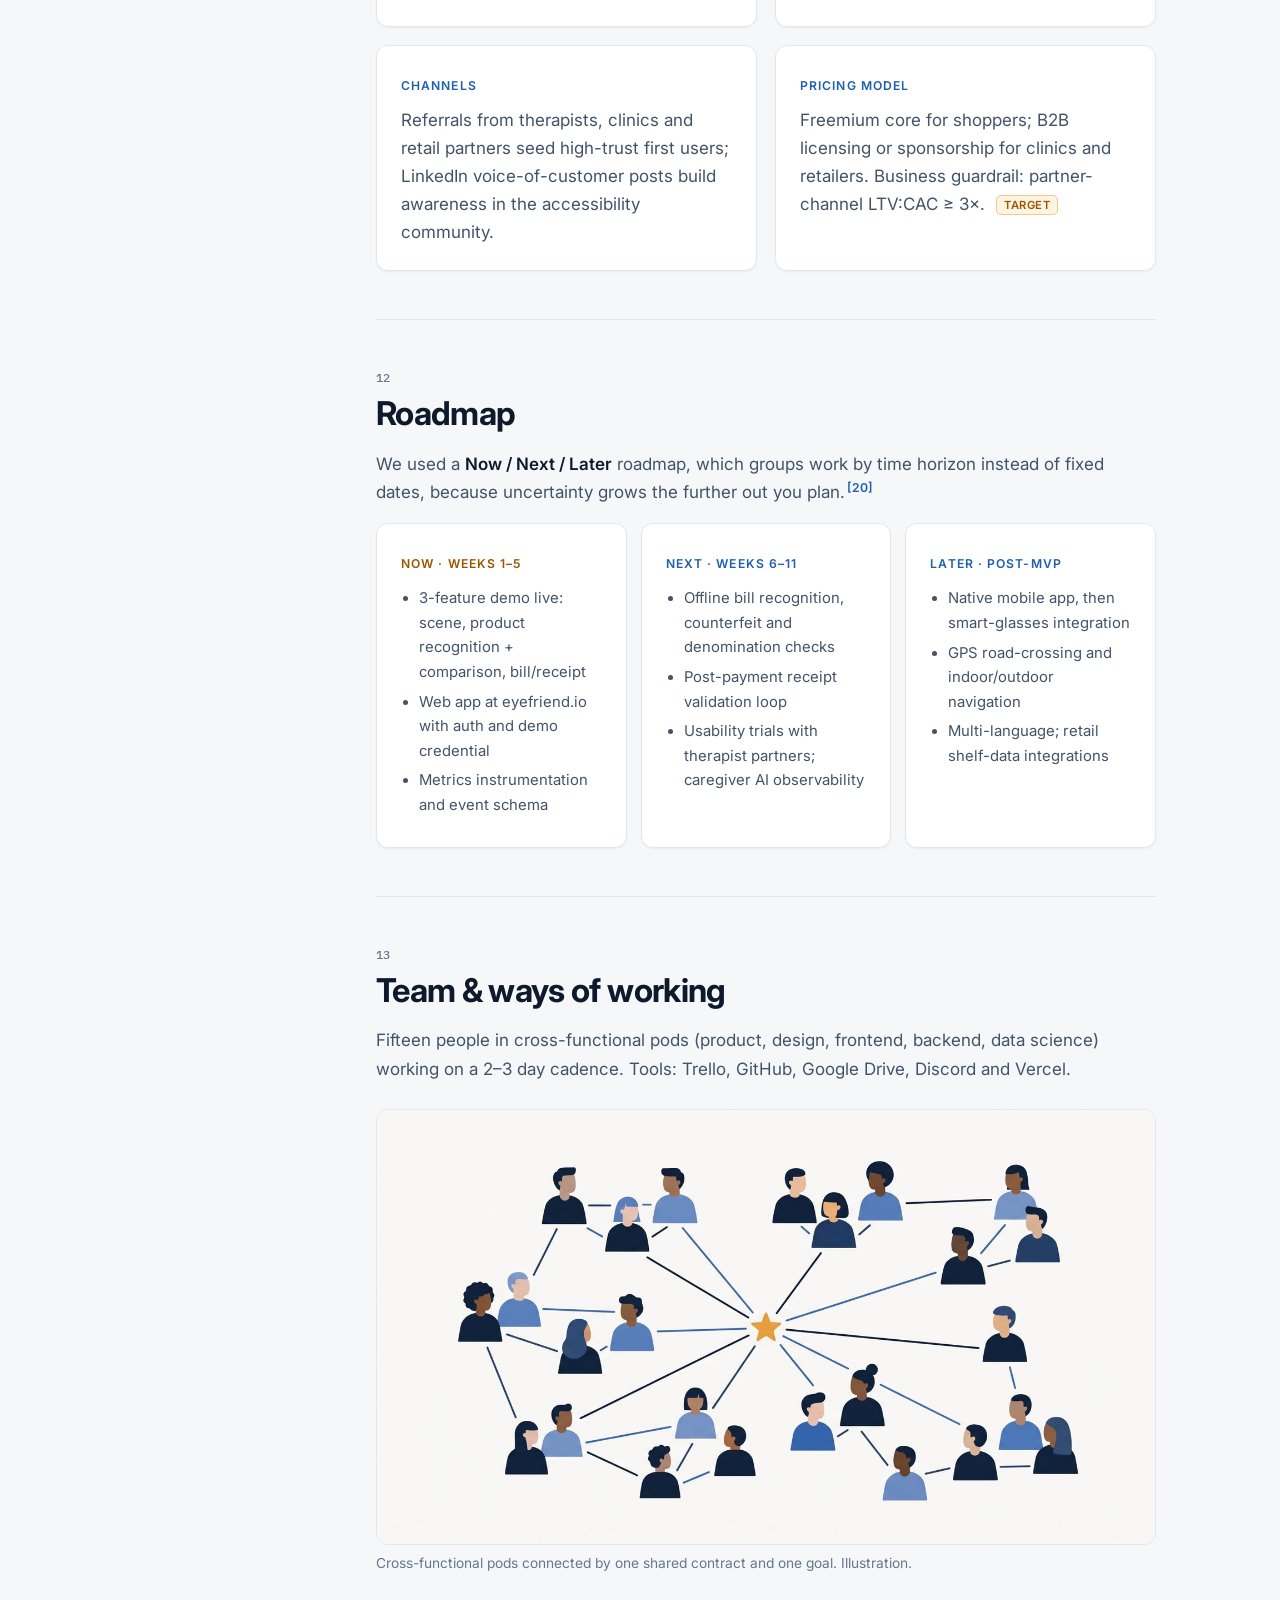
<file: eyefriend.html>
<!doctype html>
<html lang="en">
<head>
  <meta charset="utf-8">
  <meta name="viewport" content="width=device-width, initial-scale=1">
  <title>EyeFriend Case Study | Lucas Lorga</title>
  <meta name="description" content="EyeFriend: a real-time multimodal AI shopping assistant for visually impaired people. Product case study by Lucas Lorga, one of three PMs.">
  <meta name="theme-color" content="#ffffff">
  <meta property="og:type" content="article">
  <meta property="og:title" content="EyeFriend Case Study | Lucas Lorga">
  <meta property="og:description" content="Discovery, guardrails and metrics for a multimodal AI assistant for visually impaired shoppers.">
  <meta property="og:url" content="https://cmtelorga.github.io/portfolio/eyefriend.html">
  <meta property="og:image" content="https://cmtelorga.github.io/portfolio/assets/img/og-eyefriend.jpg">
  <meta property="og:image:width" content="1200">
  <meta property="og:image:height" content="630">
  <meta property="og:image:alt" content="EyeFriend case study: a voice-first AI shopping assistant for visually impaired people. Lucas Lorga. #1 Best Project, Cohort 9">
  <meta name="twitter:card" content="summary_large_image">
  <link rel="icon" href="assets/img/favicon.svg" type="image/svg+xml">
  <link rel="preconnect" href="https://fonts.googleapis.com">
  <link rel="preconnect" href="https://fonts.gstatic.com" crossorigin>
  <link href="https://fonts.googleapis.com/css2?family=IBM+Plex+Mono:wght@500&family=Inter:wght@400;500;600;700&display=swap" rel="stylesheet">
  <link rel="stylesheet" href="assets/css/style.css">
</head>
<body>
  <a class="skip-link" href="#main">
    <span data-lang="en">Skip to content</span><span data-lang="pt">Pular para o conteúdo</span>
  </a>

  <header class="topbar">
    <div class="wrap topbar__inner">
      <a class="brand" href="index.html" aria-label="Lucas Lorga, home">
        <span class="brand__mark" aria-hidden="true">LL</span>
        <span>Lucas Lorga</span>
      </a>
      <nav aria-label="Main">
        <a class="nav-hide-sm" href="index.html"><span data-lang="en">Home</span><span data-lang="pt">Início</span></a>
        <a class="nav-hide-sm" href="eyefriend.html" aria-current="page"><span data-lang="en">Case study</span><span data-lang="pt">Estudo de caso</span></a>
        <a href="index.html#contact"><span data-lang="en">Contact</span><span data-lang="pt">Contato</span></a>
        <button class="lang-toggle" type="button"><b>EN</b> / PT</button>
      </nav>
    </div>
  </header>

  <!-- ================= CASE HERO ================= -->
  <section class="case-hero" aria-labelledby="case-title">
    <div class="wrap">
      <div class="case-hero__grid">
        <div>
      <span class="hud"><span data-lang="en">Case study · AI product</span><span data-lang="pt">Estudo de caso · Produto de IA</span></span>
      <h1 id="case-title" style="margin-top:10px">EyeFriend</h1>
      <p class="case-hero__lead">
        <span data-lang="en">A real-time, voice-first multimodal AI that helps visually impaired shoppers identify products, read labels, recognize bills and verify receipts, and that says so when it is not sure.</span>
        <span data-lang="pt">IA multimodal em tempo real, guiada por voz, que ajuda pessoas com deficiência visual a identificar produtos, ler rótulos, reconhecer cédulas e conferir recibos, e que avisa quando não tem certeza.</span>
      </p>
      <div class="case-meta">
        <span class="chip"><span data-lang="en">Role: one of 3 PMs</span><span data-lang="pt">Papel: um dos 3 PMs</span></span>
        <span class="chip"><span data-lang="en">Team: 15, cross-functional</span><span data-lang="pt">Time: 15, multidisciplinar</span></span>
        <span class="chip"><span data-lang="en">11-week MVP sprint · Aug 2026 Demo Day</span><span data-lang="pt">Sprint de MVP de 11 semanas · Demo Day ago/2026</span></span>
        <span class="chip">PM Accelerator AI PM Bootcamp · Cohort 9</span>
        <span class="chip chip--award">★ <span data-lang="en">#1 Best Project (peer-voted)</span><span data-lang="pt">1º Melhor Projeto (voto dos participantes)</span></span>
      </div>
            </div>
      <figure class="case-hero__art">
        <img src="assets/img/ef/ill-hero.jpg" width="1400" height="782" alt="Illustration: a hand points a smartphone at a grocery shelf while sound waves come from the phone, as if it were reading a label aloud.">
      </figure>
    </div>
    </div>
  </section>

  <div class="wrap">
    <div class="case-layout">

      <!-- ================= LEFT CHAPTER PANEL ================= -->
      <aside class="toc" aria-label="Chapters">
        <p class="toc__title hud"><span data-lang="en">Chapters</span><span data-lang="pt">Capítulos</span></p>
        <nav aria-label="Case study chapters">
          <ol>
            <li><a href="#tldr"><span><span data-lang="en">In 60 seconds</span><span data-lang="pt">Em 60 segundos</span></span></a></li>
            <li><a href="#role"><span><span data-lang="en">Context &amp; my role</span><span data-lang="pt">Contexto e meu papel</span></span></a></li>
            <li><a href="#problem"><span><span data-lang="en">The problem</span><span data-lang="pt">O problema</span></span></a></li>
            <li><a href="#research"><span><span data-lang="en">User research</span><span data-lang="pt">Pesquisa com usuários</span></span></a></li>
            <li><a href="#personas"><span><span data-lang="en">Personas &amp; beachhead</span><span data-lang="pt">Personas e segmento de entrada</span></span></a></li>
            <li><a href="#competition"><span><span data-lang="en">Competitive landscape</span><span data-lang="pt">Concorrência</span></span></a></li>
            <li><a href="#solution"><span><span data-lang="en">Solution &amp; MVP scope</span><span data-lang="pt">Solução e escopo do MVP</span></span></a></li>
            <li><a href="#guardrails"><span><span data-lang="en">AI design &amp; guardrails</span><span data-lang="pt">Design de IA e guardrails</span></span></a></li>
            <li><a href="#architecture"><span><span data-lang="en">Architecture</span><span data-lang="pt">Arquitetura</span></span></a></li>
            <li><a href="#metrics"><span><span data-lang="en">Metrics &amp; North Star</span><span data-lang="pt">Métricas e North Star</span></span></a></li>
            <li><a href="#gtm"><span><span data-lang="en">Go-to-market</span><span data-lang="pt">Go-to-market</span></span></a></li>
            <li><a href="#roadmap"><span><span data-lang="en">Roadmap</span><span data-lang="pt">Roadmap</span></span></a></li>
            <li><a href="#team"><span><span data-lang="en">Team &amp; ways of working</span><span data-lang="pt">Time e forma de trabalho</span></span></a></li>
            <li><a href="#outcomes"><span><span data-lang="en">Outcomes &amp; learnings</span><span data-lang="pt">Resultados e aprendizados</span></span></a></li>
            <li><a href="#sources"><span><span data-lang="en">Sources</span><span data-lang="pt">Fontes</span></span></a></li>
          </ol>
        </nav>
        <div class="toc__progress" aria-hidden="true"><span></span></div>
      </aside>

      <main id="main">
        <!-- Mobile chapter selector -->
        <div class="toc-mobile">
          <details>
            <summary><span data-current><span data-lang="en">Chapters</span><span data-lang="pt">Capítulos</span></span></summary>
            <nav aria-label="Case study chapters (mobile)">
              <ol>
                <li><a href="#tldr"><span><span data-lang="en">In 60 seconds</span><span data-lang="pt">Em 60 segundos</span></span></a></li>
                <li><a href="#role"><span><span data-lang="en">Context &amp; my role</span><span data-lang="pt">Contexto e meu papel</span></span></a></li>
                <li><a href="#problem"><span><span data-lang="en">The problem</span><span data-lang="pt">O problema</span></span></a></li>
                <li><a href="#research"><span><span data-lang="en">User research</span><span data-lang="pt">Pesquisa com usuários</span></span></a></li>
                <li><a href="#personas"><span><span data-lang="en">Personas &amp; beachhead</span><span data-lang="pt">Personas e segmento de entrada</span></span></a></li>
                <li><a href="#competition"><span><span data-lang="en">Competitive landscape</span><span data-lang="pt">Concorrência</span></span></a></li>
                <li><a href="#solution"><span><span data-lang="en">Solution &amp; MVP scope</span><span data-lang="pt">Solução e escopo do MVP</span></span></a></li>
                <li><a href="#guardrails"><span><span data-lang="en">AI design &amp; guardrails</span><span data-lang="pt">Design de IA e guardrails</span></span></a></li>
                <li><a href="#architecture"><span><span data-lang="en">Architecture</span><span data-lang="pt">Arquitetura</span></span></a></li>
                <li><a href="#metrics"><span><span data-lang="en">Metrics &amp; North Star</span><span data-lang="pt">Métricas e North Star</span></span></a></li>
                <li><a href="#gtm"><span><span data-lang="en">Go-to-market</span><span data-lang="pt">Go-to-market</span></span></a></li>
                <li><a href="#roadmap"><span><span data-lang="en">Roadmap</span><span data-lang="pt">Roadmap</span></span></a></li>
                <li><a href="#team"><span><span data-lang="en">Team &amp; ways of working</span><span data-lang="pt">Time e forma de trabalho</span></span></a></li>
                <li><a href="#outcomes"><span><span data-lang="en">Outcomes &amp; learnings</span><span data-lang="pt">Resultados e aprendizados</span></span></a></li>
                <li><a href="#sources"><span><span data-lang="en">Sources</span><span data-lang="pt">Fontes</span></span></a></li>
              </ol>
            </nav>
          </details>
        </div>

        <!-- 01 IN 60 SECONDS -->
        <section class="chapter" id="tldr" aria-labelledby="h-tldr">
          <div class="card summary60">
            <span class="hud"><span data-lang="en">For recruiters</span><span data-lang="pt">Para recrutadores</span></span>
            <h2 id="h-tldr" style="margin:4px 0 0"><span data-lang="en">EyeFriend in 60 seconds</span><span data-lang="pt">EyeFriend em 60 segundos</span></h2>
            <div class="summary60__grid">
              <div>
                <h3><span data-lang="en">Problem</span><span data-lang="pt">Problema</span></h3>
                <p><span data-lang="en">Visually impaired shoppers depend on a companion or staff to read labels, prices, expiry dates and bills.</span><span data-lang="pt">Pessoas com deficiência visual dependem de acompanhante ou funcionário para ler rótulos, preços, validades e cédulas.</span></p>
              </div>
              <div>
                <h3><span data-lang="en">My role</span><span data-lang="pt">Meu papel</span></h3>
                <p><span data-lang="en">One of 3 PMs in a 15-person cross-functional team, 11-week MVP sprint (PM Accelerator AI PM Bootcamp, Cohort 9).</span><span data-lang="pt">Um dos 3 PMs em um time multidisciplinar de 15 pessoas, sprint de MVP de 11 semanas (PM Accelerator AI PM Bootcamp, Cohort 9).</span></p>
              </div>
              <div>
                <h3><span data-lang="en">What I did</span><span data-lang="pt">O que eu fiz</span></h3>
                <ul>
                  <li><span data-lang="en">Co-led research with 33 visually impaired shoppers</span><span data-lang="pt">Co-liderei a pesquisa com 33 compradores com deficiência visual</span></li>
                  <li><span data-lang="en">5 personas → 2 beachhead segments; benchmark of 5 competitors</span><span data-lang="pt">5 personas → 2 segmentos de entrada; benchmark de 5 concorrentes</span></li>
                  <li><span data-lang="en">North Star metric and AI quality targets</span><span data-lang="pt">North Star Metric e metas de qualidade da IA</span></li>
                  <li><span data-lang="en">“Refuse rather than guess” guardrail for money answers</span><span data-lang="pt">Guardrail “recusar em vez de adivinhar” para dinheiro</span></li>
                </ul>
              </div>
              <div>
                <h3><span data-lang="en">Outcome</span><span data-lang="pt">Resultado</span></h3>
                <p><span data-lang="en">MVP shipped live at Demo Day (eyefriend.io). Voted #1 Best Project of the cohort by fellow participants.</span><span data-lang="pt">MVP lançado ao vivo no Demo Day (eyefriend.io). Eleito o 1º Melhor Projeto da turma pelos participantes.</span></p>
              </div>
            </div>
            <div class="summary60__skills">
              <ul class="tags" aria-label="Skills shown">
                <li>User research</li><li>Opportunity Solution Tree</li><li>Segmentation</li><li>Competitive analysis</li><li>North Star metric</li><li>AI guardrails</li><li>MVP scoping</li>
              </ul>
            </div>
          </div>
          <p class="footnote" style="margin-top:14px"><span data-lang="en">The chapters below go deeper into each decision and the research behind it.</span><span data-lang="pt">Os capítulos abaixo aprofundam cada decisão e a pesquisa por trás dela.</span></p>
        </section>

        <!-- 02 ROLE -->
        <section class="chapter" id="role" aria-labelledby="h-role">
          <span class="chapter__num hud">02</span>
          <h2 id="h-role"><span data-lang="en">Context &amp; my role</span><span data-lang="pt">Contexto e meu papel</span></h2>
          <p><span data-lang="en">EyeFriend was built by Team #4 of the PM Accelerator AI PM Bootcamp (Cohort 9) in an 11-week MVP sprint: 15 people across product, design, frontend, backend and data science. Three of us were PMs. Below is what I owned versus what the team built together, so the credit is clear.</span><span data-lang="pt">O EyeFriend foi construído pelo Time #4 do PM Accelerator AI PM Bootcamp (Cohort 9) em um sprint de MVP de 11 semanas: 15 pessoas entre produto, design, frontend, backend e ciência de dados. Éramos três PMs. Abaixo separo o que foi meu do que o time construiu junto, para deixar o crédito claro.</span></p>
          <div class="attrib">
            <div class="card mine">
              <span class="hud hud--amber"><span data-lang="en">What I owned or co-owned</span><span data-lang="pt">O que foi meu ou dividido comigo</span></span>
              <ul>
                <li><span data-lang="en">Co-led user research with <strong>33 visually impaired shoppers</strong> and mapped insights in an Opportunity Solution Tree</span><span data-lang="pt">Co-liderei a pesquisa com <strong>33 compradores com deficiência visual</strong> e organizei os achados em uma Opportunity Solution Tree</span></li>
                <li><span data-lang="en">Defined <strong>5 personas</strong> and prioritized <strong>2 beachhead segments</strong></span><span data-lang="pt">Defini <strong>5 personas</strong> e priorizei <strong>2 segmentos de entrada</strong></span></li>
                <li><span data-lang="en">Benchmarked <strong>5 assistive-tech competitors</strong></span><span data-lang="pt">Fiz o benchmark de <strong>5 concorrentes</strong> de tecnologia assistiva</span></li>
                <li><span data-lang="en">Defined the <strong>North Star metric</strong> and the metrics driver tree with AI quality targets</span><span data-lang="pt">Defini a <strong>North Star Metric</strong> e a árvore de métricas com metas de qualidade da IA</span></li>
                <li><span data-lang="en">Prioritized the <strong>refuse-rather-than-guess</strong> guardrail for money-related answers</span><span data-lang="pt">Priorizei o guardrail de <strong>recusar em vez de adivinhar</strong> em respostas sobre dinheiro</span></li>
              </ul>
            </div>
            <div class="card">
              <span class="hud"><span data-lang="en">Built by the team</span><span data-lang="pt">Construído pelo time</span></span>
              <ul>
                <li><span data-lang="en">Architecture, models and integrations (data science, backend)</span><span data-lang="pt">Arquitetura, modelos e integrações (ciência de dados, backend)</span></li>
                <li><span data-lang="en">Web app, voice UI and accessible design system (frontend, design)</span><span data-lang="pt">Web app, interface de voz e design system acessível (frontend, design)</span></li>
                <li><span data-lang="en">Shared across the 3 PMs: scope freeze, RACI approvals and the metrics loop</span><span data-lang="pt">Dividido entre os 3 PMs: congelamento de escopo, aprovações via RACI e ciclo de métricas</span></li>
              </ul>
            </div>
          </div>
        </section>

        <!-- 03 PROBLEM -->
        <section class="chapter" id="problem" aria-labelledby="h-problem">
          <span class="chapter__num hud">03</span>
          <h2 id="h-problem"><span data-lang="en">The problem</span><span data-lang="pt">O problema</span></h2>
          <p><span data-lang="en">The World Health Organization estimates that at least <strong>2.2 billion people</strong> have a vision impairment.<span class="cite"><a href="#src-1" aria-label="Source 1">[1]</a></span> For many of them, an ordinary grocery run turns into a dependency: someone else has to read the label, confirm the price, check the expiry date or count the change.</span><span data-lang="pt">A Organização Mundial da Saúde estima que pelo menos <strong>2,2 bilhões de pessoas</strong> têm algum tipo de deficiência visual.<span class="cite"><a href="#src-1" aria-label="Fonte 1">[1]</a></span> Para muitas delas, uma ida ao supermercado vira dependência: outra pessoa precisa ler o rótulo, confirmar o preço, checar a validade ou contar o troco.</span></p>
          <p><span data-lang="en">We framed it as a <strong>job to be done</strong>: the progress a person is trying to make in a specific circumstance, not a feature request.<span class="cite"><a href="#src-2" aria-label="Source 2">[2]</a></span> The job: <em>“buy what I need and pay correctly, on my own.”</em></span><span data-lang="pt">Enquadramos como um <strong>job to be done</strong>: o progresso que a pessoa tenta fazer em uma circunstância específica, e não um pedido de funcionalidade.<span class="cite"><a href="#src-2" aria-label="Fonte 2">[2]</a></span> O job: <em>“comprar o que preciso e pagar certo, sozinho.”</em></span></p>
          <figure class="figure">
            <img src="assets/img/ef/ill-shelf.jpg" width="1200" height="675" loading="lazy" alt="Illustration: grocery shelves full of similar-looking packages with tiny labels; one package is highlighted in amber.">
            <figcaption><span data-lang="en">Similar packages and small print: the everyday friction we designed for. Illustration.</span><span data-lang="pt">Embalagens parecidas e letras pequenas: o atrito do dia a dia para o qual desenhamos. Ilustração.</span></figcaption>
          </figure>
          <div class="grid-2" style="margin-top:18px">
            <div class="card"><h3 style="margin:0"><span data-lang="en">Can’t read small labels</span><span data-lang="pt">Não consegue ler rótulos pequenos</span></h3><p style="margin:6px 0 0"><span data-lang="en">Ingredients, allergens and instructions are invisible.</span><span data-lang="pt">Ingredientes, alergênicos e instruções ficam invisíveis.</span></p></div>
            <div class="card"><h3 style="margin:0"><span data-lang="en">Prices and expiry are hidden</span><span data-lang="pt">Preço e validade escondidos</span></h3><p style="margin:6px 0 0"><span data-lang="en">No reliable way to confirm a price tag or a use-by date.</span><span data-lang="pt">Não há forma confiável de confirmar etiqueta de preço ou data de validade.</span></p></div>
            <div class="card"><h3 style="margin:0"><span data-lang="en">Paying is stressful</span><span data-lang="pt">Pagar gera ansiedade</span></h3><p style="margin:6px 0 0"><span data-lang="en">Bills and receipts can’t be verified without a second person.</span><span data-lang="pt">Cédulas e recibos não podem ser conferidos sem uma segunda pessoa.</span></p></div>
            <div class="card"><h3 style="margin:0"><span data-lang="en">Today’s tools don’t fit the aisle</span><span data-lang="pt">As ferramentas atuais não servem no corredor</span></h3><p style="margin:6px 0 0"><span data-lang="en">Existing apps are general-purpose (snapshot Q&amp;A, human volunteers, costly wearables), not built for the grocery and checkout flow.</span><span data-lang="pt">Os apps existentes são genéricos (pergunta sobre foto, voluntários humanos, wearables caros), não feitos para o fluxo de compra e caixa.</span></p></div>
          </div>
          <h3><span data-lang="en">The cost of doing nothing</span><span data-lang="pt">O custo de não fazer nada</span></h3>
          <div class="grid-3">
            <div class="card"><span class="hud hud--amber"><span data-lang="en">Lost autonomy</span><span data-lang="pt">Perda de autonomia</span></span><p style="margin:6px 0 0"><span data-lang="en">Every trip needs a companion or a staff member.</span><span data-lang="pt">Toda ida às compras precisa de acompanhante ou funcionário.</span></p></div>
            <div class="card"><span class="hud hud--amber"><span data-lang="en">Payment errors</span><span data-lang="pt">Erros no pagamento</span></span><p style="margin:6px 0 0"><span data-lang="en">Wrong change or mis-charges go unnoticed.</span><span data-lang="pt">Troco errado ou cobrança indevida passam despercebidos.</span></p></div>
            <div class="card"><span class="hud hud--amber"><span data-lang="en">Wrong purchases</span><span data-lang="pt">Compras erradas</span></span><p style="margin:6px 0 0"><span data-lang="en">Expired items and allergens slip through.</span><span data-lang="pt">Produtos vencidos e alergênicos passam.</span></p></div>
          </div>
        </section>

        <!-- 04 RESEARCH -->
        <section class="chapter" id="research" aria-labelledby="h-research">
          <span class="chapter__num hud">04</span>
          <h2 id="h-research"><span data-lang="en">User research</span><span data-lang="pt">Pesquisa com usuários</span></h2>
          <p><span data-lang="en">We talked to <strong>33 visually impaired shoppers</strong> and organized what we heard in an <strong>Opportunity Solution Tree</strong>, which links a desired outcome to user opportunities, then to candidate solutions and the assumptions to test.<span class="cite"><a href="#src-3" aria-label="Source 3">[3]</a></span> On sample size: in a widely cited study on qualitative interviews, most themes appeared within the first 12 interviews of a fairly homogeneous group,<span class="cite"><a href="#src-4" aria-label="Source 4">[4]</a></span> so 33 gave us reasonable coverage for discovery. It is not a statistically representative survey.</span><span data-lang="pt">Conversamos com <strong>33 compradores com deficiência visual</strong> e organizamos o que ouvimos em uma <strong>Opportunity Solution Tree</strong>, que liga um resultado desejado às oportunidades do usuário, às soluções candidatas e às hipóteses a testar.<span class="cite"><a href="#src-3" aria-label="Fonte 3">[3]</a></span> Sobre o tamanho da amostra: em um estudo muito citado sobre entrevistas qualitativas, a maioria dos temas surgiu nas primeiras 12 entrevistas de um grupo relativamente homogêneo,<span class="cite"><a href="#src-4" aria-label="Fonte 4">[4]</a></span> então 33 deram boa cobertura para discovery. Não é uma pesquisa estatisticamente representativa.</span></p>

          <h3><span data-lang="en">Primary friction in the store</span><span data-lang="pt">Principal atrito na loja</span> <span class="label-tag label-tag--measured">n = 32</span></h3>
          <div class="bars" role="list">
            <div class="bar__row" role="listitem">
              <span class="bar__label"><span data-lang="en">Physical pick-up and scan of products</span><span data-lang="pt">Pegar e escanear o produto fisicamente</span></span>
              <div class="bar__track"><div class="bar__fill" data-value="34"></div></div><span class="bar__val">34%</span>
            </div>
            <div class="bar__row" role="listitem">
              <span class="bar__label"><span data-lang="en">Locating categories or misidentifying items</span><span data-lang="pt">Localizar categorias ou identificar itens errado</span></span>
              <div class="bar__track"><div class="bar__fill" data-value="32"></div></div><span class="bar__val">32%</span>
            </div>
            <div class="bar__row" role="listitem">
              <span class="bar__label"><span data-lang="en">Telling similar packages apart</span><span data-lang="pt">Diferenciar embalagens parecidas</span></span>
              <div class="bar__track"><div class="bar__fill" data-value="12"></div></div><span class="bar__val">12%</span>
            </div>
          </div>
          <p class="footnote"><span data-lang="en">32 of the 33 participants named a primary friction. Remaining answers were spread across other categories.</span><span data-lang="pt">32 dos 33 participantes apontaram um atrito principal. As demais respostas se dividiram em outras categorias.</span></p>

          <figure class="figure figure--narrow">
            <img src="assets/img/ef/deck-routine.png" width="865" height="480" loading="lazy" alt="Donut chart of participants' shopping routine: 55% multi-weekly independent, 21% weekly independent, 12% bi-weekly with a companion, 12% delivery only.">
            <figcaption><span data-lang="en">Shopping routine of research participants (%). From the team’s research synthesis.</span><span data-lang="pt">Rotina de compras dos participantes da pesquisa (%). Da síntese de pesquisa do time.</span></figcaption>
          </figure>
          <h3><span data-lang="en">Three insights that shaped the product</span><span data-lang="pt">Três insights que moldaram o produto</span></h3>
          <div class="grid-3">
            <div class="card"><span class="hud">55%</span><p style="margin:8px 0 0"><span data-lang="en">shop multiple times a week, alone. High-frequency pain means a strong daily pull.</span><span data-lang="pt">compram várias vezes por semana, sozinhos. Dor frequente significa uso diário.</span></p></div>
            <div class="card"><span class="hud"><span data-lang="en">Trust beats features</span><span data-lang="pt">Confiança vale mais que funcionalidades</span></span><p style="margin:8px 0 0"><span data-lang="en">People asked for a friendly voice, high contrast and offline bill reading: reliability over breadth.</span><span data-lang="pt">Pediram voz amigável, alto contraste e leitura de cédulas offline: confiabilidade acima de quantidade.</span></p></div>
            <div class="card"><span class="hud"><span data-lang="en">Refuse, don’t guess</span><span data-lang="pt">Recusar, não adivinhar</span></span><p style="margin:8px 0 0"><span data-lang="en">A wrong currency or price answer costs money. Abstaining is a feature, not a gap.</span><span data-lang="pt">Errar a cédula ou o preço custa dinheiro. Abster-se é funcionalidade, não falha.</span></p></div>
          </div>
        </section>

        <!-- 05 PERSONAS -->
        <section class="chapter" id="personas" aria-labelledby="h-personas">
          <span class="chapter__num hud">05</span>
          <h2 id="h-personas"><span data-lang="en">Personas &amp; beachhead</span><span data-lang="pt">Personas e segmento de entrada</span></h2>
          <p><span data-lang="en">We defined five personas and picked two as the <strong>beachhead</strong>. The idea, from Geoffrey Moore’s <em>Crossing the Chasm</em>, is to win a narrow segment with an urgent, specific need before expanding.<span class="cite"><a href="#src-5" aria-label="Source 5">[5]</a></span> We chose the moments with the highest anxiety and frequency, where trust is earned or lost: checkout and low-vision reading.</span><span data-lang="pt">Definimos cinco personas e escolhemos duas como <strong>beachhead</strong> (segmento de entrada). A ideia, do livro <em>Crossing the Chasm</em> de Geoffrey Moore, é conquistar um segmento estreito com uma necessidade urgente e específica antes de expandir.<span class="cite"><a href="#src-5" aria-label="Fonte 5">[5]</a></span> Escolhemos os momentos de maior ansiedade e frequência, onde a confiança se ganha ou se perde: o caixa e a leitura para baixa visão.</span></p>
          <div class="personas">
            <div class="card persona persona--wedge"><span class="badge"><span data-lang="en">Beachhead</span><span data-lang="pt">Entrada</span></span><h4><span data-lang="en">Checkout &amp; financial user, “Elena”</span><span data-lang="pt">Usuária de caixa e finanças, “Elena”</span></h4><p><span data-lang="en">Totally blind. Friction at the point of sale, verifying bills and receipts, anxiety after paying.</span><span data-lang="pt">Cega total. Atrito no caixa, conferência de cédulas e recibos, ansiedade depois de pagar.</span></p></div>
            <div class="card persona persona--wedge"><span class="badge"><span data-lang="en">Beachhead</span><span data-lang="pt">Entrada</span></span><h4><span data-lang="en">Elderly low-vision shopper, “Martha”</span><span data-lang="pt">Idosa com baixa visão, “Martha”</span></h4><p><span data-lang="en">Age-related macular degeneration. Needs short, high-contrast, concise spoken feedback.</span><span data-lang="pt">Degeneração macular relacionada à idade. Precisa de respostas curtas, alto contraste e fala objetiva.</span></p></div>
            <div class="card persona"><span class="hud hud--muted"><span data-lang="en">Secondary</span><span data-lang="pt">Secundária</span></span><h4><span data-lang="en">Independent shopper, “Arthur”</span><span data-lang="pt">Comprador independente, “Arthur”</span></h4><p><span data-lang="en">Severe vision impairment. Solo navigation, product ID, price and expiry.</span><span data-lang="pt">Deficiência visual severa. Navegação sozinho, identificação de produto, preço e validade.</span></p></div>
            <div class="card persona"><span class="hud hud--muted"><span data-lang="en">Secondary</span><span data-lang="pt">Secundária</span></span><h4><span data-lang="en">Caregiver / family, “Marcus”</span><span data-lang="pt">Cuidador / família, “Marcus”</span></h4><p><span data-lang="en">Sets up lists, dietary restrictions and alerts remotely.</span><span data-lang="pt">Configura listas, restrições alimentares e alertas à distância.</span></p></div>
            <div class="card persona"><span class="hud hud--muted"><span data-lang="en">Secondary</span><span data-lang="pt">Secundária</span></span><h4><span data-lang="en">Rehab specialist, “Dr. Aris”</span><span data-lang="pt">Especialista em reabilitação, “Dr. Aris”</span></h4><p><span data-lang="en">Evaluates assistive tools. Our B2B and clinical referral path.</span><span data-lang="pt">Avalia ferramentas assistivas. Nosso canal B2B e de indicação clínica.</span></p></div>
          </div>
        </section>

        <!-- 06 COMPETITION -->
        <section class="chapter" id="competition" aria-labelledby="h-competition">
          <span class="chapter__num hud">06</span>
          <h2 id="h-competition"><span data-lang="en">Competitive landscape</span><span data-lang="pt">Concorrência</span></h2>
          <p><span data-lang="en">Strong, often free incumbents already own general visual assistance. None of the five we benchmarked is built around the in-store shopping and payment loop. That gap, not “better AI”, is the positioning.</span><span data-lang="pt">Concorrentes fortes, muitas vezes gratuitos, já dominam a assistência visual genérica. Nenhum dos cinco que analisamos é feito para o ciclo de compra e pagamento dentro da loja. Essa lacuna, e não “uma IA melhor”, é o posicionamento.</span></p>
          <div class="table-wrap">
            <table>
              <caption><span data-lang="en">Team assessment, verified August 2026. Features change quickly; treat as a snapshot.</span><span data-lang="pt">Avaliação do time, verificada em agosto de 2026. Funcionalidades mudam rápido; trate como retrato do momento.</span></caption>
              <thead>
                <tr>
                  <th scope="col"><span data-lang="en">Player</span><span data-lang="pt">Player</span></th>
                  <th scope="col"><span data-lang="en">Model / form</span><span data-lang="pt">Modelo / formato</span></th>
                  <th scope="col"><span data-lang="en">Grocery-built</span><span data-lang="pt">Feito p/ mercado</span></th>
                  <th scope="col"><span data-lang="en">Real-time loop</span><span data-lang="pt">Tempo real</span></th>
                  <th scope="col"><span data-lang="en">Currency + receipt</span><span data-lang="pt">Cédula + recibo</span></th>
                  <th scope="col"><span data-lang="en">Shelf compare</span><span data-lang="pt">Comparar na gôndola</span></th>
                  <th scope="col"><span data-lang="en">Cost</span><span data-lang="pt">Custo</span></th>
                </tr>
              </thead>
              <tbody>
                <tr><th scope="row">Be My Eyes / Be My AI</th><td><span data-lang="en">GPT-4o snapshot + human volunteers</span><span data-lang="pt">Foto + GPT-4o + voluntários</span></td><td class="no">No</td><td>Snapshot</td><td><span data-lang="en">Currency only</span><span data-lang="pt">Só cédula</span></td><td class="no">No</td><td><span data-lang="en">Free</span><span data-lang="pt">Grátis</span></td></tr>
                <tr><th scope="row">Microsoft Seeing AI</th><td><span data-lang="en">On-device, iOS only</span><span data-lang="pt">No aparelho, só iOS</span></td><td class="no">No</td><td>Snapshot</td><td><span data-lang="en">Currency only</span><span data-lang="pt">Só cédula</span></td><td class="no">No</td><td><span data-lang="en">Free</span><span data-lang="pt">Grátis</span></td></tr>
                <tr><th scope="row">Aira</th><td><span data-lang="en">Paid human agents + Access AI</span><span data-lang="pt">Agentes humanos pagos + Access AI</span></td><td class="no">No</td><td>Human-in-loop</td><td><span data-lang="en">Via agent</span><span data-lang="pt">Via agente</span></td><td class="no">No</td><td><span data-lang="en">Subscription</span><span data-lang="pt">Assinatura</span></td></tr>
                <tr><th scope="row">Envision AI / Glasses</th><td><span data-lang="en">OCR app + smart glasses</span><span data-lang="pt">App de OCR + óculos</span></td><td class="no">No</td><td>Snapshot</td><td class="no">No</td><td><span data-lang="en">Barcode only</span><span data-lang="pt">Só código de barras</span></td><td>$$ – $$$$</td></tr>
                <tr><th scope="row">OrCam MyEye</th><td><span data-lang="en">Wearable hardware</span><span data-lang="pt">Hardware vestível</span></td><td><span data-lang="en">Partial (barcodes)</span><span data-lang="pt">Parcial (código de barras)</span></td><td><span data-lang="en">Real-time</span><span data-lang="pt">Tempo real</span></td><td><span data-lang="en">Currency only</span><span data-lang="pt">Só cédula</span></td><td class="no">No</td><td>~US$4,000+</td></tr>
                <tr class="is-us"><th scope="row">EyeFriend</th><td><span data-lang="en">Web-first multimodal loop</span><span data-lang="pt">Loop multimodal na web</span></td><td class="yes">Yes</td><td><span data-lang="en">Real-time (&lt;3s target)</span><span data-lang="pt">Tempo real (meta &lt;3s)</span></td><td class="yes"><span data-lang="en">Yes, both</span><span data-lang="pt">Sim, ambos</span></td><td class="yes">Yes</td><td><span data-lang="en">No hardware</span><span data-lang="pt">Sem hardware</span></td></tr>
              </tbody>
            </table>
          </div>
          <h3><span data-lang="en">Positioning</span><span data-lang="pt">Posicionamento</span></h3>
          <div class="callout callout--cyan"><p><span data-lang="en">“For visually impaired shoppers at the aisle and the till, EyeFriend is the purpose-built, confidence-qualified voice assistant that turns a dependent errand into an independent one, where general tools only describe a snapshot.”</span><span data-lang="pt">“Para pessoas com deficiência visual no corredor e no caixa, o EyeFriend é o assistente de voz feito sob medida, que sinaliza a própria confiança e transforma uma tarefa dependente em independente, enquanto as ferramentas genéricas só descrevem uma foto.”</span></p></div>
          <div class="trio">
            <div class="card"><span class="hud"><span data-lang="en">Wedge</span><span data-lang="pt">Entrada</span></span><p><span data-lang="en">Checkout and elderly low-vision shoppers: the highest-anxiety moments and the lowest-risk first pilot.</span><span data-lang="pt">Caixa e idosos com baixa visão: os momentos de maior ansiedade e o piloto inicial de menor risco.</span></p></div>
            <div class="card"><span class="hud"><span data-lang="en">Moat</span><span data-lang="pt">Defesa</span></span><p><span data-lang="en">Accessibility-interaction data plus a therapist and retail referral network, which deepen with every assist.</span><span data-lang="pt">Dados de interação de acessibilidade e uma rede de indicação de terapeutas e varejo, que crescem a cada assistência.</span></p></div>
            <div class="card"><span class="hud"><span data-lang="en">Flywheel</span><span data-lang="pt">Ciclo</span></span><p><span data-lang="en">More successful assists → better data and more referrals → better outcomes for the next users.</span><span data-lang="pt">Mais assistências bem-sucedidas → dados melhores e mais indicações → resultados melhores para os próximos usuários.</span></p></div>
          </div>
          <p class="footnote" style="margin-top:10px"><span data-lang="en">Strategy hypotheses from the Demo Day pitch, not yet validated in market.</span><span data-lang="pt">Hipóteses de estratégia do pitch do Demo Day, ainda não validadas no mercado.</span></p>
        </section>

        <!-- 07 SOLUTION -->
        <section class="chapter" id="solution" aria-labelledby="h-solution">
          <span class="chapter__num hud">07</span>
          <h2 id="h-solution"><span data-lang="en">Solution &amp; MVP scope</span><span data-lang="pt">Solução e escopo do MVP</span></h2>
          <p><span data-lang="en">One voice loop covering four in-store jobs. We scoped it as a <strong>Minimum Viable Product</strong> in the Lean Startup sense: the smallest thing that lets us learn from real users, not a reduced version of the final product.<span class="cite"><a href="#src-6" aria-label="Source 6">[6]</a></span> Web-first, so there is nothing to install.</span><span data-lang="pt">Um loop de voz cobrindo quatro tarefas na loja. Definimos o escopo como <strong>MVP</strong> no sentido do Lean Startup: o mínimo que permite aprender com usuários reais, e não uma versão reduzida do produto final.<span class="cite"><a href="#src-6" aria-label="Fonte 6">[6]</a></span> Na web, então não há nada para instalar.</span></p>
          <h3><span data-lang="en">The product, working</span><span data-lang="pt">O produto funcionando</span></h3>
          <figure class="figure">
            <div class="demo-pair">
              <img src="assets/img/ef/app-mobile-camera.jpg" width="700" height="1135" loading="lazy" alt="EyeFriend on a phone in live mode, with the back camera pointed at a can of Nestlé Ninho whole powdered milk.">
              <span class="arrow" aria-hidden="true"><svg viewBox="0 0 24 24" fill="none" stroke="currentColor" stroke-width="2"><path d="M5 12h14M13 6l6 6-6 6"/></svg><span data-lang="en">spoken</span><span data-lang="pt">falado</span></span>
              <img src="assets/img/ef/app-mobile-result.jpg" width="620" height="1104" loading="lazy" alt="EyeFriend task result, Product recognition: “This is Nestlé Ninho Leite Integral powdered milk, 380 grams.”">
            </div>
            <figcaption style="text-align:center"><span data-lang="en">Live test on a phone: the camera sees the can, EyeFriend identifies product and size and reads it aloud.</span><span data-lang="pt">Teste ao vivo no celular: a câmera vê a lata, o EyeFriend identifica produto e tamanho e fala em voz alta.</span></figcaption>
          </figure>
          <div class="gallery">
            <figure class="figure">
              <img src="assets/img/ef/app-home.png" width="630" height="601" loading="lazy" alt="EyeFriend home screen: “Hello. How can I help?” with one large Get Started microphone button and Mic Ready and Camera Ready status chips.">
              <figcaption><span data-lang="en">One large, single-tap entry point with mic and camera status.</span><span data-lang="pt">Um único botão grande para começar, com status de microfone e câmera.</span></figcaption>
            </figure>
            <figure class="figure">
              <img src="assets/img/ef/app-compare.png" width="540" height="580" loading="lazy" alt="EyeFriend task result for product comparison, offering two choices: compare nutrition facts or compare price.">
              <figcaption><span data-lang="en">Comparison asks what matters to the user: nutrition or price.</span><span data-lang="pt">A comparação pergunta o que importa: nutrição ou preço.</span></figcaption>
            </figure>
            <figure class="figure wide">
              <img src="assets/img/ef/app-suggestions.png" width="1112" height="550" loading="lazy" alt="Voice suggestions: Describe what's around me, Read this label, Which brand has less sugar?, Compare price, What's the difference between these two products, What bill is this?">
              <figcaption><span data-lang="en">Suggested voice requests map directly to the four in-store jobs.</span><span data-lang="pt">Sugestões de comandos de voz ligadas diretamente às quatro tarefas na loja.</span></figcaption>
            </figure>
          </div>
          <h3><span data-lang="en">Four in-store jobs</span><span data-lang="pt">Quatro tarefas na loja</span></h3>
          <div class="features">
            <div class="card"><span class="hud">01</span><h3><span data-lang="en">Real-time scene description</span><span data-lang="pt">Descrição do ambiente em tempo real</span></h3><p style="margin:0"><span data-lang="en">Describes surroundings and obstacles as the user moves.</span><span data-lang="pt">Descreve o entorno e obstáculos enquanto a pessoa anda.</span></p><div class="quote-ui"><span data-lang="en">“Produce section is ~10 steps ahead; a promo stand is slightly left.”</span><span data-lang="pt">“O hortifrúti está ~10 passos à frente; tem um stand de promoção levemente à esquerda.”</span></div></div>
            <div class="card"><span class="hud">02</span><h3><span data-lang="en">Label reading (OCR)</span><span data-lang="pt">Leitura de rótulos (OCR)</span></h3><p style="margin:0"><span data-lang="en">Reads labels, prices, aisle boards and dates aloud.</span><span data-lang="pt">Lê em voz alta rótulos, preços, placas e datas.</span></p><div class="quote-ui"><span data-lang="en">“This rice bag expires 04-03-2027.”</span><span data-lang="pt">“Este pacote de arroz vence em 04-03-2027.”</span></div></div>
            <div class="card"><span class="hud">03</span><h3><span data-lang="en">Bills &amp; receipts</span><span data-lang="pt">Cédulas e recibos</span></h3><p style="margin:0"><span data-lang="en">Identifies the denomination first, then checks charged vs. paid.</span><span data-lang="pt">Identifica o valor da cédula primeiro e depois confere cobrado vs. pago.</span></p><div class="quote-ui"><span data-lang="en">“This is a $20 bill.”</span><span data-lang="pt">“Esta é uma nota de 20 dólares.”</span></div></div>
            <div class="card"><span class="hud">04</span><h3><span data-lang="en">Product &amp; price comparison</span><span data-lang="pt">Comparação de produtos e preços</span></h3><p style="margin:0"><span data-lang="en">Compares items on the criteria the user asks for.</span><span data-lang="pt">Compara itens pelo critério que a pessoa pedir.</span></p><div class="quote-ui"><span data-lang="en">“Heinz has 4 g sugar vs 6 g. Heinz is lower.”</span><span data-lang="pt">“Heinz tem 4 g de açúcar contra 6 g. Heinz tem menos.”</span></div></div>
          </div>
          <div class="callout callout--cyan"><p><span data-lang="en"><strong>Accessibility by design:</strong> voice-first, single-tap listening, 6× tap targets and a high-contrast UI. WCAG 2.2, the W3C accessibility standard, is the reference for these choices.<span class="cite"><a href="#src-21" aria-label="Source 21">[21]</a></span></span><span data-lang="pt"><strong>Acessibilidade desde o início:</strong> voz em primeiro lugar, um toque para ouvir, áreas de toque 6× maiores e interface de alto contraste. A WCAG 2.2, padrão de acessibilidade do W3C, é a referência para essas escolhas.<span class="cite"><a href="#src-21" aria-label="Fonte 21">[21]</a></span></span></p></div>
        </section>

        <!-- 08 GUARDRAILS -->
        <section class="chapter" id="guardrails" aria-labelledby="h-guardrails">
          <span class="chapter__num hud">08</span>
          <h2 id="h-guardrails"><span data-lang="en">AI design &amp; guardrails</span><span data-lang="pt">Design de IA e guardrails</span></h2>
          <p><span data-lang="en">The key product decision: <strong>when a price, date or bill is unclear, EyeFriend flags the uncertainty and asks the user to re-frame. It does not guess.</strong> Research supports this choice from several angles:</span><span data-lang="pt">A decisão de produto central: <strong>quando preço, data ou cédula não estão claros, o EyeFriend sinaliza a incerteza e pede para reenquadrar a câmera. Ele não chuta.</strong> A pesquisa sustenta essa escolha por vários ângulos:</span></p>
          <figure class="figure figure--narrow figure--center">
            <img src="assets/img/ef/ill-guardrail.jpg" width="1000" height="747" loading="lazy" alt="Illustration: a phone shows a large question mark and a retry arrow next to a blurred banknote, an assistant that asks instead of guessing.">
            <figcaption><span data-lang="en">When confidence is low, ask the user to re-frame instead of guessing. Illustration.</span><span data-lang="pt">Com baixa confiança, pedir para reenquadrar em vez de chutar. Ilustração.</span></figcaption>
          </figure>
          <ul>
            <li><span data-lang="en"><strong>Real-world photos from blind users are hard.</strong> In VizWiz, a dataset of 31,000+ visual questions from blind people, many images are low quality and many questions cannot be answered from the photo.<span class="cite"><a href="#src-7" aria-label="Source 7">[7]</a></span></span><span data-lang="pt"><strong>Fotos reais tiradas por pessoas cegas são difíceis.</strong> No VizWiz, base com mais de 31 mil perguntas visuais feitas por pessoas cegas, muitas imagens têm baixa qualidade e muitas perguntas não podem ser respondidas pela foto.<span class="cite"><a href="#src-7" aria-label="Fonte 7">[7]</a></span></span></li>
            <li><span data-lang="en"><strong>Trust in current tools is low.</strong> In a 2024 diary study with 16 blind and low-vision adults using an AI scene-description app, average trust was 2.43 out of 4 and satisfaction 2.76 out of 5.<span class="cite"><a href="#src-8" aria-label="Source 8">[8]</a></span></span><span data-lang="pt"><strong>A confiança nas ferramentas atuais é baixa.</strong> Em um estudo de diário de 2024 com 16 adultos cegos ou com baixa visão usando um app de descrição de cenas com IA, a confiança média foi 2,43 de 4 e a satisfação, 2,76 de 5.<span class="cite"><a href="#src-8" aria-label="Fonte 8">[8]</a></span></span></li>
            <li><span data-lang="en"><strong>Models are pushed to guess.</strong> OpenAI researchers argue that language models hallucinate partly because training and benchmarks reward confident guesses over admitting uncertainty.<span class="cite"><a href="#src-9" aria-label="Source 9">[9]</a></span></span><span data-lang="pt"><strong>Os modelos são incentivados a chutar.</strong> Pesquisadores da OpenAI argumentam que modelos de linguagem alucinam em parte porque o treino e os benchmarks premiam o chute confiante em vez de admitir incerteza.<span class="cite"><a href="#src-9" aria-label="Fonte 9">[9]</a></span></span></li>
            <li><span data-lang="en"><strong>Abstaining is a known technique.</strong> “Selective classification” lets a model reject low-confidence inputs to keep its error rate under a chosen level.<span class="cite"><a href="#src-10" aria-label="Source 10">[10]</a></span></span><span data-lang="pt"><strong>Abster-se é uma técnica conhecida.</strong> A “classificação seletiva” permite que o modelo rejeite entradas de baixa confiança para manter a taxa de erro abaixo de um nível escolhido.<span class="cite"><a href="#src-10" aria-label="Fonte 10">[10]</a></span></span></li>
            <li><span data-lang="en"><strong>Design guidelines agree.</strong> Microsoft’s human-AI guidelines ask products to make clear how well the system can perform and to support easy correction;<span class="cite"><a href="#src-11" aria-label="Source 11">[11]</a></span> Google’s People + AI Guidebook treats errors and graceful failure as a core design topic.<span class="cite"><a href="#src-12" aria-label="Source 12">[12]</a></span> The underlying aim is <em>calibrated</em> trust: reliance that matches what the system can actually do.<span class="cite"><a href="#src-13" aria-label="Source 13">[13]</a></span></span><span data-lang="pt"><strong>As diretrizes de design concordam.</strong> As diretrizes humano-IA da Microsoft pedem que o produto deixe claro o quão bem funciona e facilite a correção;<span class="cite"><a href="#src-11" aria-label="Fonte 11">[11]</a></span> o People + AI Guidebook do Google trata erros e falha elegante como tema central.<span class="cite"><a href="#src-12" aria-label="Fonte 12">[12]</a></span> O objetivo de fundo é a confiança <em>calibrada</em>: confiar na medida do que o sistema realmente entrega.<span class="cite"><a href="#src-13" aria-label="Fonte 13">[13]</a></span></span></li>
          </ul>

          <h3><span data-lang="en">How it works at checkout: Elena’s journey</span><span data-lang="pt">Como funciona no caixa: a jornada da Elena</span></h3>
          <figure class="figure">
            <a href="assets/img/ef/deck-elena-journey.png" target="_blank" rel="noopener">
              <img src="assets/img/ef/deck-elena-journey.png" width="1600" height="773" loading="lazy" alt="Elena's journey, point-of-sale verification. Step 1, capture bill: Elena asks by voice to scan a $20 bill. Step 2, OCR verification: the app reads the paper receipt total. Step 3, cross-audit: cash handed over is checked against the total. Step 4, audio output: change due is read aloud in under 3 seconds. Outcome: independence. A happy path (clear receipt read) and a failure path (crinkled paper or lag, low confidence score) both end in a try-again loop, “Visual unclear, re-align”, instead of a guess. Under the hood: Roboflow bill model (about 94% accuracy), Azure Custom Vision, FFmpeg at 1 fps; FastAPI and Redis gateway, Supabase schemas; OCR price extraction and validation; WebSocket stream and Web Speech TTS.">
            </a>
            <figcaption><span data-lang="en">Happy path vs. failure path at checkout: low confidence triggers a re-align loop instead of a guess. From the team’s Demo Day deck. Click to enlarge.</span><span data-lang="pt">Caminho feliz vs. caminho de falha no caixa: baixa confiança aciona um ciclo de reenquadrar em vez de chute. Do deck do Demo Day do time. Clique para ampliar.</span></figcaption>
          </figure>

          <h3><span data-lang="en">Money math stays out of the LLM</span><span data-lang="pt">A conta de dinheiro fica fora do LLM</span></h3>
          <p><span data-lang="en">The team put a <strong>deterministic price engine</strong> (unit-price math, no LLM) next to Gemini, behind one shared JSON contract. This follows a well-established pattern: letting language models call tools such as a calculator improves results on arithmetic,<span class="cite"><a href="#src-14" aria-label="Source 14">[14]</a></span> and benchmarks show multimodal models still make OCR mistakes on harder text.<span class="cite"><a href="#src-15" aria-label="Source 15">[15]</a></span> The bill-recognition model scored about 94% accuracy in the team’s tests, which is exactly why the abstain-and-retry path matters.</span><span data-lang="pt">O time colocou um <strong>motor de preços determinístico</strong> (cálculo de preço unitário, sem LLM) ao lado do Gemini, atrás de um contrato JSON único. Isso segue um padrão consolidado: deixar modelos de linguagem usarem ferramentas como calculadora melhora o resultado em aritmética,<span class="cite"><a href="#src-14" aria-label="Fonte 14">[14]</a></span> e benchmarks mostram que modelos multimodais ainda erram OCR em textos mais difíceis.<span class="cite"><a href="#src-15" aria-label="Fonte 15">[15]</a></span> O modelo de reconhecimento de cédulas teve cerca de 94% de acurácia nos testes do time, e é justamente por isso que o caminho de abster-se e tentar de novo importa.</span> <span class="label-tag label-tag--measured"><span data-lang="en">team-reported</span><span data-lang="pt">medido pelo time</span></span></p>
        </section>

        <!-- 09 ARCHITECTURE -->
        <section class="chapter" id="architecture" aria-labelledby="h-architecture">
          <span class="chapter__num hud">09</span>
          <h2 id="h-architecture"><span data-lang="en">Architecture</span><span data-lang="pt">Arquitetura</span></h2>
          <p><span data-lang="en">A pragmatic, multi-cloud pipeline built around a sub-3-second voice loop. Usability research puts 1 second as the limit for keeping a user’s flow of thought and 10 seconds as the limit for holding attention;<span class="cite"><a href="#src-16" aria-label="Source 16">[16]</a></span> for someone standing in an aisle without visual feedback, we aimed well inside that window. The engineering was built by the team; my part was setting the latency and accuracy targets as product requirements.</span><span data-lang="pt">Um pipeline pragmático e multi-cloud em torno de um loop de voz abaixo de 3 segundos. Pesquisas de usabilidade colocam 1 segundo como limite para manter o fluxo de pensamento do usuário e 10 segundos como limite para manter a atenção;<span class="cite"><a href="#src-16" aria-label="Fonte 16">[16]</a></span> para alguém parado no corredor sem retorno visual, miramos bem dentro dessa janela. A engenharia foi do time; minha parte foi definir as metas de latência e acurácia como requisitos de produto.</span></p>
          <h3><span data-lang="en">The AI path, simplified</span><span data-lang="pt">O caminho da IA, simplificado</span></h3>
          <div class="aiflow" role="group" aria-label="Simplified AI request flow">
            <div class="aiflow__node"><b><span data-lang="en">Voice request + camera frame</span><span data-lang="pt">Pedido por voz + imagem da câmera</span></b><small><span data-lang="en">Single tap, speech-to-text in the browser</span><span data-lang="pt">Um toque, voz convertida em texto no navegador</span></small></div>
            <div class="aiflow__arrow" aria-hidden="true"></div>
            <div class="aiflow__node"><b><span data-lang="en">Intent router</span><span data-lang="pt">Roteador de intenção</span></b><small><span data-lang="en">Rules first, AI only when needed</span><span data-lang="pt">Regras primeiro, IA só quando precisa</span></small></div>
            <div class="aiflow__arrow" aria-hidden="true"></div>
            <div class="aiflow__row">
              <div class="aiflow__node"><b><span data-lang="en">Scene, labels, products</span><span data-lang="pt">Cena, rótulos, produtos</span></b><small>Gemini multimodal</small></div>
              <div class="aiflow__node"><b><span data-lang="en">Bills &amp; currency</span><span data-lang="pt">Cédulas e moedas</span></b><small>Azure Custom Vision</small></div>
              <div class="aiflow__node"><b><span data-lang="en">Price math</span><span data-lang="pt">Conta de preço</span></b><small><span data-lang="en">Deterministic engine</span><span data-lang="pt">Motor determinístico</span></small><span class="aiflow__tag"><span data-lang="en">no LLM</span><span data-lang="pt">sem LLM</span></span></div>
            </div>
            <div class="aiflow__arrow" aria-hidden="true"></div>
            <div class="aiflow__node aiflow__node--gate"><b><span data-lang="en">One JSON contract + confidence check</span><span data-lang="pt">Contrato JSON único + checagem de confiança</span></b><small><span data-lang="en">Every path returns the same schema; low-confidence answers are intercepted</span><span data-lang="pt">Todo caminho devolve o mesmo formato; respostas de baixa confiança são barradas</span></small></div>
            <div class="aiflow__arrow" aria-hidden="true"></div>
            <div class="aiflow__row aiflow__row--2">
              <div class="aiflow__node aiflow__node--ok"><b>✔ <span data-lang="en">Confident</span><span data-lang="pt">Confiante</span></b><small><span data-lang="en">Spoken answer, target under 3 s</span><span data-lang="pt">Resposta falada, meta abaixo de 3 s</span></small></div>
              <div class="aiflow__node aiflow__node--retry"><b>↺ <span data-lang="en">Not sure</span><span data-lang="pt">Sem certeza</span></b><small><span data-lang="en">“Visual unclear, re-align”: try again instead of guessing</span><span data-lang="pt">“Imagem pouco clara, reenquadre”: tentar de novo em vez de chutar</span></small></div>
            </div>
          </div>
          <p class="footnote"><span data-lang="en">Simplified from the team’s architecture below. My part: the product requirements for latency, accuracy and the refuse-rather-than-guess rule.</span><span data-lang="pt">Simplificado a partir da arquitetura do time, abaixo. Minha parte: os requisitos de produto de latência, acurácia e a regra de recusar em vez de adivinhar.</span></p>
          <h3><span data-lang="en">Full system architecture</span><span data-lang="pt">Arquitetura completa do sistema</span></h3>
          <figure class="figure">
            <a href="assets/img/ef/deck-architecture.png" target="_blank" rel="noopener">
              <img src="assets/img/ef/deck-architecture.png" width="1600" height="1019" loading="lazy" alt="System architecture. Client in the browser: React frontend, mic + camera + touch capture, Web Speech API speech-to-text, delivery layer with TTS, haptics and captions. A Python FFmpeg service and a FastAPI gateway route frames, audio and transcripts to parallel AI blocks: Gemini multimodal (scene, product, text, price, receipt) and Azure Custom Vision (OCR, bill detection, receipt failover). A response-fusion step merges and ranks results into one JSON contract and returns the spoken result. Backend and data: Celery workers, Redis, Supabase and a context loop that feeds session memory back to the AI. GitHub pushes to Render for deployment.">
            </a>
            <figcaption><span data-lang="en">System architecture, built by the engineering pods. From the team’s Demo Day deck. Click to enlarge.</span><span data-lang="pt">Arquitetura do sistema, construída pelos pods de engenharia. Do deck do Demo Day do time. Clique para ampliar.</span></figcaption>
          </figure>
          <p class="concept"><b><span data-lang="en">Why rules before AI in the router:</span><span data-lang="pt">Por que regras antes da IA no roteador:</span></b> <span data-lang="en">simple, predictable intents are handled without a model call, which saves latency and cost and makes behavior easier to test.</span><span data-lang="pt">intenções simples e previsíveis são resolvidas sem chamar o modelo, o que economiza latência e custo e deixa o comportamento mais fácil de testar.</span></p>
        </section>

        <!-- 10 METRICS -->
        <section class="chapter" id="metrics" aria-labelledby="h-metrics">
          <span class="chapter__num hud">10</span>
          <h2 id="h-metrics"><span data-lang="en">Metrics &amp; North Star</span><span data-lang="pt">Métricas e North Star</span></h2>
          <p><span data-lang="en">I defined a <strong>North Star Metric</strong>: one measure of the core value users get, supported by input metrics the team can move.<span class="cite"><a href="#src-17" aria-label="Source 17">[17]</a></span> The lagging metrics map onto Google’s HEART framework (task success, retention, happiness).<span class="cite"><a href="#src-18" aria-label="Source 18">[18]</a></span></span><span data-lang="pt">Defini uma <strong>North Star Metric</strong>: uma medida do valor central entregue ao usuário, sustentada por métricas de entrada que o time consegue mover.<span class="cite"><a href="#src-17" aria-label="Fonte 17">[17]</a></span> As métricas de resultado se encaixam no framework HEART do Google (sucesso na tarefa, retenção, satisfação).<span class="cite"><a href="#src-18" aria-label="Fonte 18">[18]</a></span></span></p>
          <div class="callout"><p><span data-lang="en"><strong>Honest note:</strong> the numbers below are <strong>targets</strong>, not results. Our rule was “no targets before a baseline”: two weeks of measurement first, then commit.</span><span data-lang="pt"><strong>Nota honesta:</strong> os números abaixo são <strong>metas</strong>, não resultados. Nossa regra era “nenhuma meta antes de uma linha de base”: duas semanas medindo primeiro, depois compromisso.</span></p></div>
          <div class="dtree" role="group" aria-label="Metrics driver tree">
            <div class="dtree__node dtree__node--biz"><span class="hud hud--muted"><span data-lang="en">Business</span><span data-lang="pt">Negócio</span></span><p><span data-lang="en">Partner-channel LTV:CAC ≥ 3× · gross margin per active user</span><span data-lang="pt">LTV:CAC do canal de parceiros ≥ 3× · margem bruta por usuário ativo</span> <span class="label-tag label-tag--target"><span data-lang="en">target</span><span data-lang="pt">meta</span></span></p></div>
            <div class="dtree__stem" aria-hidden="true"><span><span data-lang="en">drives</span><span data-lang="pt">sustenta</span></span></div>
            <div class="dtree__node dtree__node--ns"><span class="hud">North Star</span><div class="title"><span data-lang="en">Successful Assists per Session</span><span data-lang="pt">Assistências bem-sucedidas por sessão</span></div><p><span data-lang="en">Completed intents with no same-feature retry within 10 seconds, divided by sessions with at least one capture.</span><span data-lang="pt">Intenções concluídas sem nova tentativa da mesma função em até 10 segundos, divididas pelas sessões com pelo menos uma captura.</span></p></div>
            <div class="dtree__stem" aria-hidden="true"><span><span data-lang="en">driven by</span><span data-lang="pt">movida por</span></span></div>
            <div class="dtree__fork" aria-hidden="true"></div>
            <div class="dtree__cols">
            <div class="card">
              <span class="hud"><span data-lang="en">Leading · engineering-controllable</span><span data-lang="pt">Antecedentes · controláveis pela engenharia</span></span>
              <ul class="kpi-list">
                <li><span><span data-lang="en">Loop latency</span><span data-lang="pt">Latência do loop</span></span><span>&lt; 3 s <span class="label-tag label-tag--target"><span data-lang="en">target</span><span data-lang="pt">meta</span></span></span></li>
                <li><span><span data-lang="en">OCR reading accuracy</span><span data-lang="pt">Acurácia de leitura (OCR)</span></span><span>≥ 98% <span class="label-tag label-tag--target"><span data-lang="en">target</span><span data-lang="pt">meta</span></span></span></li>
                <li><span><span data-lang="en">Refusal / abstention accuracy</span><span data-lang="pt">Acurácia de recusa / abstenção</span></span><span>100% <span class="label-tag label-tag--target"><span data-lang="en">target</span><span data-lang="pt">meta</span></span></span></li>
                <li><span><span data-lang="en">Intent routing accuracy</span><span data-lang="pt">Acurácia do roteamento</span></span><span><span data-lang="en">tracked</span><span data-lang="pt">monitorada</span></span></li>
                <li><span><span data-lang="en">Frame drop rate</span><span data-lang="pt">Perda de frames</span></span><span><span data-lang="en">tracked</span><span data-lang="pt">monitorada</span></span></li>
              </ul>
            </div>
            <div class="card">
              <span class="hud"><span data-lang="en">Lagging · user outcomes</span><span data-lang="pt">Resultado · desfecho do usuário</span></span>
              <ul class="kpi-list">
                <li><span><span data-lang="en">Purchase completion</span><span data-lang="pt">Compra concluída</span></span><span>≥ 88% <span class="label-tag label-tag--target"><span data-lang="en">target</span><span data-lang="pt">meta</span></span></span></li>
                <li><span><span data-lang="en">Task completion</span><span data-lang="pt">Tarefa concluída</span></span><span>≥ 90% <span class="label-tag label-tag--target"><span data-lang="en">target</span><span data-lang="pt">meta</span></span></span></li>
                <li><span>Net Promoter Score</span><span>+65 <span class="label-tag label-tag--target"><span data-lang="en">target</span><span data-lang="pt">meta</span></span></span></li>
                <li><span><span data-lang="en">Task independence</span><span data-lang="pt">Independência na tarefa</span></span><span><span data-lang="en">survey</span><span data-lang="pt">questionário</span></span></li>
                <li><span><span data-lang="en">Week-4 assist retention</span><span data-lang="pt">Retenção na semana 4</span></span><span><span data-lang="en">cohorted</span><span data-lang="pt">por coorte</span></span></li>
              </ul>
            </div>
            </div>
          </div>
          <h3><span data-lang="en">Measurement discipline</span><span data-lang="pt">Disciplina de medição</span></h3>
          <p><span data-lang="en">We borrowed from Lean Six Sigma’s <strong>DMAIC</strong> cycle (Define, Measure, Analyze, Improve, Control):<span class="cite"><a href="#src-19" aria-label="Source 19">[19]</a></span> a definition sheet and versioned event schema, checks that the measurement itself is reliable (repeatability, clock skew, agreement between labellers), a two-week baseline before any target, and reconciliation checks on the funnel.</span><span data-lang="pt">Usamos o ciclo <strong>DMAIC</strong> do Lean Six Sigma (Definir, Medir, Analisar, Melhorar, Controlar):<span class="cite"><a href="#src-19" aria-label="Fonte 19">[19]</a></span> ficha de definição e esquema de eventos versionado, checagem de que a própria medição é confiável (repetibilidade, defasagem de relógio, concordância entre anotadores), linha de base de duas semanas antes de qualquer meta e conferências de consistência do funil.</span></p>
          <div class="callout callout--cyan"><p><span data-lang="en"><strong>Falsifiable hypothesis:</strong> raising the grounded-answer rate increases assists per session, which increases week-4 retention.</span><span data-lang="pt"><strong>Hipótese falseável:</strong> aumentar a taxa de respostas fundamentadas aumenta as assistências por sessão, o que aumenta a retenção na semana 4.</span></p></div>
        </section>

        <!-- 11 GTM -->
        <section class="chapter" id="gtm" aria-labelledby="h-gtm">
          <span class="chapter__num hud">11</span>
          <h2 id="h-gtm"><span data-lang="en">Go-to-market</span><span data-lang="pt">Go-to-market</span></h2>
          <p><span data-lang="en">Land through trust networks, with no app-store hurdle.</span><span data-lang="pt">Entrar pelas redes de confiança, sem a barreira da loja de apps.</span></p>
          <div class="grid-2">
            <div class="card"><span class="hud"><span data-lang="en">Ideal customer profile</span><span data-lang="pt">Perfil de cliente ideal</span></span><p style="margin:8px 0 0"><span data-lang="en"><strong>B2C:</strong> checkout and elderly low-vision shoppers who shop alone, several times a week. <strong>B2B2C:</strong> rehab therapists, low-vision clinics and retailers who recommend and refer.</span><span data-lang="pt"><strong>B2C:</strong> compradores no caixa e idosos com baixa visão que compram sozinhos, várias vezes por semana. <strong>B2B2C:</strong> terapeutas de reabilitação, clínicas de baixa visão e varejistas que recomendam e indicam.</span></p></div>
            <div class="card"><span class="hud"><span data-lang="en">Messaging hierarchy</span><span data-lang="pt">Hierarquia de mensagem</span></span><ol style="margin:8px 0 0"><li><span data-lang="en"><strong>Independence:</strong> shop and pay without a second person</span><span data-lang="pt"><strong>Independência:</strong> comprar e pagar sem uma segunda pessoa</span></li><li><span data-lang="en"><strong>Trust:</strong> it tells you when it isn’t sure</span><span data-lang="pt"><strong>Confiança:</strong> ele avisa quando não tem certeza</span></li><li><span data-lang="en"><strong>No friction:</strong> web, voice, no hardware, no install</span><span data-lang="pt"><strong>Sem atrito:</strong> web, voz, sem hardware, sem instalar</span></li></ol></div>
            <div class="card"><span class="hud"><span data-lang="en">Channels</span><span data-lang="pt">Canais</span></span><p style="margin:8px 0 0"><span data-lang="en">Referrals from therapists, clinics and retail partners seed high-trust first users; LinkedIn voice-of-customer posts build awareness in the accessibility community.</span><span data-lang="pt">Indicações de terapeutas, clínicas e varejistas trazem os primeiros usuários com alta confiança; posts no LinkedIn com a voz do cliente geram reconhecimento na comunidade de acessibilidade.</span></p></div>
            <div class="card"><span class="hud"><span data-lang="en">Pricing model</span><span data-lang="pt">Modelo de preço</span></span><p style="margin:8px 0 0"><span data-lang="en">Freemium core for shoppers; B2B licensing or sponsorship for clinics and retailers. Business guardrail: partner-channel LTV:CAC ≥ 3×.</span><span data-lang="pt">Núcleo freemium para compradores; licenciamento B2B ou patrocínio para clínicas e varejistas. Guardrail de negócio: LTV:CAC do canal de parceiros ≥ 3×.</span> <span class="label-tag label-tag--target"><span data-lang="en">target</span><span data-lang="pt">meta</span></span></p></div>
          </div>
        </section>

        <!-- 12 ROADMAP -->
        <section class="chapter" id="roadmap" aria-labelledby="h-roadmap">
          <span class="chapter__num hud">12</span>
          <h2 id="h-roadmap"><span data-lang="en">Roadmap</span><span data-lang="pt">Roadmap</span></h2>
          <p><span data-lang="en">We used a <strong>Now / Next / Later</strong> roadmap, which groups work by time horizon instead of fixed dates, because uncertainty grows the further out you plan.<span class="cite"><a href="#src-20" aria-label="Source 20">[20]</a></span></span><span data-lang="pt">Usamos um roadmap <strong>Now / Next / Later</strong>, que agrupa o trabalho por horizonte de tempo em vez de datas fixas, porque a incerteza cresce quanto mais longe se planeja.<span class="cite"><a href="#src-20" aria-label="Fonte 20">[20]</a></span></span></p>
          <div class="roadmap">
            <div class="card card--hud"><span class="hud hud--amber">Now · <span data-lang="en">weeks 1–5</span><span data-lang="pt">semanas 1–5</span></span><ul><li><span data-lang="en">3-feature demo live: scene, product recognition + comparison, bill/receipt</span><span data-lang="pt">Demo com 3 funções no ar: cena, reconhecimento + comparação de produto, cédula/recibo</span></li><li><span data-lang="en">Web app at eyefriend.io with auth and demo credential</span><span data-lang="pt">Web app em eyefriend.io com login e credencial de demonstração</span></li><li><span data-lang="en">Metrics instrumentation and event schema</span><span data-lang="pt">Instrumentação de métricas e esquema de eventos</span></li></ul></div>
            <div class="card card--hud"><span class="hud">Next · <span data-lang="en">weeks 6–11</span><span data-lang="pt">semanas 6–11</span></span><ul><li><span data-lang="en">Offline bill recognition, counterfeit and denomination checks</span><span data-lang="pt">Reconhecimento de cédulas offline, checagem de falsificação e valor</span></li><li><span data-lang="en">Post-payment receipt validation loop</span><span data-lang="pt">Validação do recibo após o pagamento</span></li><li><span data-lang="en">Usability trials with therapist partners; caregiver AI observability</span><span data-lang="pt">Testes de usabilidade com terapeutas parceiros; observabilidade da IA para cuidadores</span></li></ul></div>
            <div class="card card--hud"><span class="hud">Later · <span data-lang="en">post-MVP</span><span data-lang="pt">pós-MVP</span></span><ul><li><span data-lang="en">Native mobile app, then smart-glasses integration</span><span data-lang="pt">App mobile nativo e depois integração com óculos inteligentes</span></li><li><span data-lang="en">GPS road-crossing and indoor/outdoor navigation</span><span data-lang="pt">Travessia de rua com GPS e navegação interna/externa</span></li><li><span data-lang="en">Multi-language; retail shelf-data integrations</span><span data-lang="pt">Vários idiomas; integração com dados de gôndola do varejo</span></li></ul></div>
          </div>
        </section>

        <!-- 13 TEAM -->
        <section class="chapter" id="team" aria-labelledby="h-team">
          <span class="chapter__num hud">13</span>
          <h2 id="h-team"><span data-lang="en">Team &amp; ways of working</span><span data-lang="pt">Time e forma de trabalho</span></h2>
          <p><span data-lang="en">Fifteen people in cross-functional pods (product, design, frontend, backend, data science) working on a 2–3 day cadence. Tools: Trello, GitHub, Google Drive, Discord and Vercel.</span><span data-lang="pt">Quinze pessoas em pods multidisciplinares (produto, design, frontend, backend, ciência de dados) em ciclos de 2 a 3 dias. Ferramentas: Trello, GitHub, Google Drive, Discord e Vercel.</span></p>
          <figure class="figure">
            <img src="assets/img/ef/ill-team.jpg" width="1400" height="782" loading="lazy" alt="Illustration: many simple, diverse, faceless figures in small groups connected by thin lines to a small amber star at the center.">
            <figcaption><span data-lang="en">Cross-functional pods connected by one shared contract and one goal. Illustration.</span><span data-lang="pt">Pods multidisciplinares conectados por um contrato comum e um objetivo. Ilustração.</span></figcaption>
          </figure>
          <div class="grid-2">
            <div class="card"><span class="hud"><span data-lang="en">How the pods interlock</span><span data-lang="pt">Como os pods se conectam</span></span>
              <ul style="margin:10px 0 0">
                <li><span data-lang="en"><strong>DS ⇄ FE ⇄ BE:</strong> one JSON contract as the schema gate</span><span data-lang="pt"><strong>DS ⇄ FE ⇄ BE:</strong> um contrato JSON como porta de esquema</span></li>
                <li><span data-lang="en"><strong>Design ⇄ Frontend:</strong> reusable components and high-contrast tokens in lockstep</span><span data-lang="pt"><strong>Design ⇄ Frontend:</strong> componentes reutilizáveis e tokens de alto contraste sincronizados</span></li>
                <li><span data-lang="en"><strong>Audio ⇄ Video:</strong> one integrated workflow</span><span data-lang="pt"><strong>Áudio ⇄ Vídeo:</strong> um fluxo integrado</span></li>
                <li><span data-lang="en"><strong>PM ⇄ All:</strong> scope freeze, RACI approvals, metrics loop</span><span data-lang="pt"><strong>PM ⇄ Todos:</strong> congelamento de escopo, aprovações RACI, ciclo de métricas</span></li>
              </ul>
            </div>
            <div class="card"><span class="hud">RACI · <span data-lang="en">key deliverables</span><span data-lang="pt">entregas-chave</span></span>
              <ul class="kpi-list">
                <li><span><span data-lang="en">Personas, metrics &amp; strategy</span><span data-lang="pt">Personas, métricas e estratégia</span></span><span>PM: A/R</span></li>
                <li><span><span data-lang="en">Wireframes &amp; flow maps</span><span data-lang="pt">Wireframes e fluxos</span></span><span>Design: R</span></li>
                <li><span><span data-lang="en">Component &amp; design system</span><span data-lang="pt">Componentes e design system</span></span><span>FE: R · Design: A</span></li>
                <li><span><span data-lang="en">Prototype trials &amp; validation</span><span data-lang="pt">Testes e validação do protótipo</span></span><span>PM: A</span></li>
              </ul>
              <p class="footnote" style="margin-top:8px">R = Responsible · A = Accountable</p>
            </div>
          </div>
        </section>

        <!-- 14 OUTCOMES -->
        <section class="chapter" id="outcomes" aria-labelledby="h-outcomes">
          <span class="chapter__num hud">14</span>
          <h2 id="h-outcomes"><span data-lang="en">Outcomes &amp; learnings</span><span data-lang="pt">Resultados e aprendizados</span></h2>
          <div class="grid-3">
            <div class="card card--hud"><span class="hud hud--amber"><span data-lang="en">Shipped</span><span data-lang="pt">Lançado</span></span><p style="margin:8px 0 0"><span data-lang="en">MVP live at Demo Day, August 2026, at <a href="https://eyefriend.io" target="_blank" rel="noopener">eyefriend.io</a>.</span><span data-lang="pt">MVP ao vivo no Demo Day, agosto de 2026, em <a href="https://eyefriend.io" target="_blank" rel="noopener">eyefriend.io</a>.</span></p></div>
            <div class="card card--hud"><span class="hud hud--amber"><span data-lang="en">Recognized</span><span data-lang="pt">Reconhecido</span></span><p style="margin:8px 0 0"><span data-lang="en">#1 Best Project of Cohort 9, voted by fellow participants. <a href="https://lnkd.in/p/dZ3cCv6h" target="_blank" rel="noopener">See the announcement</a>.</span><span data-lang="pt">1º Melhor Projeto da Cohort 9, por voto dos participantes. <a href="https://lnkd.in/p/dZ3cCv6h" target="_blank" rel="noopener">Ver o anúncio</a>.</span></p></div>
            <div class="card card--hud"><span class="hud hud--amber"><span data-lang="en">Grounded in users</span><span data-lang="pt">Baseado em usuários</span></span><p style="margin:8px 0 0"><span data-lang="en">Scope, guardrails and metrics traced back to 33 conversations with the people we built for.</span><span data-lang="pt">Escopo, guardrails e métricas ligados a 33 conversas com as pessoas para quem construímos.</span></p></div>
          </div>

          <h3><span data-lang="en">What I’m taking forward</span><span data-lang="pt">O que levo daqui</span></h3>
          <ul>
            <li><span data-lang="en"><strong>In AI products, trust is the feature.</strong> Users told us reliability mattered more than breadth, and the research on human-AI trust says the same.</span><span data-lang="pt"><strong>Em produtos de IA, confiança é a funcionalidade.</strong> Os usuários disseram que confiabilidade importava mais que quantidade, e a pesquisa sobre confiança humano-IA diz o mesmo.</span></li>
            <li><span data-lang="en"><strong>Decide what the model should not do.</strong> Keeping money math deterministic and letting the model abstain removed the highest-cost errors by design.</span><span data-lang="pt"><strong>Decida o que o modelo não deve fazer.</strong> Manter a conta de dinheiro determinística e deixar o modelo se abster eliminou por design os erros de maior custo.</span></li>
            <li><span data-lang="en"><strong>Baseline before targets.</strong> Committing to numbers before measuring creates fake precision.</span><span data-lang="pt"><strong>Linha de base antes das metas.</strong> Fixar números antes de medir cria precisão falsa.</span></li>
            <li><span data-lang="en"><strong>Contracts beat meetings.</strong> One shared JSON schema let three engineering pods move in parallel without breaking each other.</span><span data-lang="pt"><strong>Contratos valem mais que reuniões.</strong> Um esquema JSON compartilhado permitiu que três pods de engenharia avançassem em paralelo sem quebrar o trabalho uns dos outros.</span></li>
          </ul>
          <!-- TODO (Lucas): add 1–2 personal lines on what you would do differently next time. -->

          <div class="card next-link" style="margin-top:28px">
            <div><span class="hud"><span data-lang="en">Next</span><span data-lang="pt">Próximo</span></span><p style="margin:4px 0 0;color:var(--text)"><span data-lang="en">Want to talk about this project?</span><span data-lang="pt">Quer conversar sobre este projeto?</span></p></div>
            <div class="hero__ctas" style="margin:0">
              <a class="btn btn--primary" href="index.html#contact"><span data-lang="en">Get in touch</span><span data-lang="pt">Entrar em contato</span></a>
              <a class="btn btn--ghost" href="index.html"><span data-lang="en">Back to home</span><span data-lang="pt">Voltar ao início</span></a>
            </div>
          </div>
        </section>

        <!-- 15 SOURCES -->
        <section class="chapter" id="sources" aria-labelledby="h-sources">
          <span class="chapter__num hud">15</span>
          <h2 id="h-sources"><span data-lang="en">Sources</span><span data-lang="pt">Fontes</span></h2>
          <p class="footnote"><span data-lang="en">Project facts come from the EyeFriend Demo Day deck (Aug 2026). Concepts and research are cited below.</span><span data-lang="pt">Os fatos do projeto vêm do deck do Demo Day do EyeFriend (ago/2026). Conceitos e pesquisas estão citados abaixo.</span></p>

          <h3 class="hud hud--muted" style="font-size:.78rem"><span data-lang="en">Accessibility &amp; context</span><span data-lang="pt">Acessibilidade e contexto</span></h3>
          <ol class="sources">
            <li id="src-1"><span class="n">[1]</span><span>World Health Organization (2019). <em>World report on vision</em>. <a href="https://www.who.int/publications/i/item/9789241516570" target="_blank" rel="noopener">who.int</a></span></li>
            <li id="src-21"><span class="n">[21]</span><span>W3C (2023). <em>Web Content Accessibility Guidelines (WCAG) 2.2</em>. <a href="https://www.w3.org/TR/WCAG22/" target="_blank" rel="noopener">w3.org/TR/WCAG22</a></span></li>
          </ol>

          <h3 class="hud hud--muted" style="font-size:.78rem;margin-top:24px"><span data-lang="en">Product management</span><span data-lang="pt">Product management</span></h3>
          <ol class="sources">
            <li id="src-2"><span class="n">[2]</span><span>Christensen, C. M., Hall, T., Dillon, K., &amp; Duncan, D. S. (2016). Know your customers’ “jobs to be done”. <em>Harvard Business Review</em>. <a href="https://hbr.org/2016/09/know-your-customers-jobs-to-be-done" target="_blank" rel="noopener">hbr.org</a></span></li>
            <li id="src-3"><span class="n">[3]</span><span>Torres, T. <em>Opportunity Solution Tree</em>. Product Talk. <a href="https://www.producttalk.org/glossary-discovery-opportunity-solution-tree/" target="_blank" rel="noopener">producttalk.org</a></span></li>
            <li id="src-4"><span class="n">[4]</span><span>Guest, G., Bunce, A., &amp; Johnson, L. (2006). How many interviews are enough? An experiment with data saturation and variability. <em>Field Methods</em>, 18(1). <a href="https://doi.org/10.1177/1525822X05279903" target="_blank" rel="noopener">doi.org/10.1177/1525822X05279903</a></span></li>
            <li id="src-5"><span class="n">[5]</span><span>Moore, G. A. <em>Crossing the Chasm</em>; interview on finding your beachhead, Lenny’s Podcast. <a href="https://www.lennysnewsletter.com/p/geoffrey-moore-on-finding-your-beachhead" target="_blank" rel="noopener">lennysnewsletter.com</a></span></li>
            <li id="src-6"><span class="n">[6]</span><span>Ries, E. <em>The Lean Startup</em>: principles (MVP, build-measure-learn). <a href="https://theleanstartup.com/principles" target="_blank" rel="noopener">theleanstartup.com</a></span></li>
            <li id="src-17"><span class="n">[17]</span><span>Amplitude. <em>The North Star Playbook</em>. <a href="https://amplitude.com/books/north-star" target="_blank" rel="noopener">amplitude.com/books/north-star</a></span></li>
            <li id="src-18"><span class="n">[18]</span><span>Rodden, K., Hutchinson, H., &amp; Fu, X. (2010). Measuring the user experience on a large scale: User-centered metrics for web applications (HEART). <em>CHI 2010</em>, Google Research. <a href="https://research.google/pubs/measuring-the-user-experience-on-a-large-scale-user-centered-metrics-for-web-applications/" target="_blank" rel="noopener">research.google</a></span></li>
            <li id="src-19"><span class="n">[19]</span><span>ASQ. <em>The DMAIC process</em>. <a href="https://asq.org/quality-resources/dmaic" target="_blank" rel="noopener">asq.org</a></span></li>
            <li id="src-20"><span class="n">[20]</span><span>Bastow, J. Building better roadmaps (Now / Next / Later). Lenny’s Newsletter. <a href="https://www.lennysnewsletter.com/p/building-better-roadmaps-janna-bastow" target="_blank" rel="noopener">lennysnewsletter.com</a></span></li>
            <li id="src-16"><span class="n">[16]</span><span>Nielsen, J. (1993). Response times: The 3 important limits. Nielsen Norman Group. <a href="https://www.nngroup.com/articles/response-times-3-important-limits/" target="_blank" rel="noopener">nngroup.com</a></span></li>
          </ol>

          <h3 class="hud hud--muted" style="font-size:.78rem;margin-top:24px"><span data-lang="en">AI research &amp; human-AI interaction</span><span data-lang="pt">Pesquisa em IA e interação humano-IA</span></h3>
          <ol class="sources">
            <li id="src-7"><span class="n">[7]</span><span>Gurari, D., et al. (2018). VizWiz Grand Challenge: Answering visual questions from blind people. <em>CVPR 2018</em>. <a href="https://arxiv.org/abs/1802.08218" target="_blank" rel="noopener">arxiv.org/abs/1802.08218</a></span></li>
            <li id="src-8"><span class="n">[8]</span><span>Gonzalez Penuela, R. E., et al. (2024). Investigating use cases of AI-powered scene description applications for blind and low vision people. <em>CHI 2024</em>. <a href="https://arxiv.org/abs/2403.15604" target="_blank" rel="noopener">arxiv.org/abs/2403.15604</a></span></li>
            <li id="src-9"><span class="n">[9]</span><span>Kalai, A. T., Nachum, O., Vempala, S. S., &amp; Zhang, E. (2025). Why language models hallucinate. OpenAI. <a href="https://arxiv.org/abs/2509.04664" target="_blank" rel="noopener">arxiv.org/abs/2509.04664</a></span></li>
            <li id="src-10"><span class="n">[10]</span><span>Geifman, Y., &amp; El-Yaniv, R. (2017). Selective classification for deep neural networks. <em>NeurIPS 2017</em>. <a href="https://arxiv.org/abs/1705.08500" target="_blank" rel="noopener">arxiv.org/abs/1705.08500</a></span></li>
            <li id="src-11"><span class="n">[11]</span><span>Amershi, S., et al. (2019). Guidelines for Human-AI Interaction. <em>CHI 2019</em>, Microsoft Research. <a href="https://www.microsoft.com/en-us/research/project/guidelines-for-human-ai-interaction/" target="_blank" rel="noopener">microsoft.com/research</a></span></li>
            <li id="src-12"><span class="n">[12]</span><span>Google PAIR. <em>People + AI Guidebook</em>: Errors + Graceful Failure. <a href="https://pair.withgoogle.com/guidebook/chapters" target="_blank" rel="noopener">pair.withgoogle.com</a></span></li>
            <li id="src-13"><span class="n">[13]</span><span>Lee, J. D., &amp; See, K. A. (2004). Trust in automation: Designing for appropriate reliance. <em>Human Factors</em>, 46(1). <a href="https://journals.sagepub.com/doi/10.1518/hfes.46.1.50_30392" target="_blank" rel="noopener">doi.org/10.1518/hfes.46.1.50_30392</a></span></li>
            <li id="src-14"><span class="n">[14]</span><span>Schick, T., et al. (2023). Toolformer: Language models can teach themselves to use tools. <em>NeurIPS 2023</em>. <a href="https://arxiv.org/abs/2302.04761" target="_blank" rel="noopener">arxiv.org/abs/2302.04761</a></span></li>
            <li id="src-15"><span class="n">[15]</span><span>Liu, Y., et al. OCRBench: On the hidden mystery of OCR in large multimodal models. <a href="https://arxiv.org/abs/2305.07895" target="_blank" rel="noopener">arxiv.org/abs/2305.07895</a></span></li>
          </ol>
        </section>
      </main>
    </div>
  </div>

  <footer class="footer">
    <div class="wrap">
      <span>© <span data-year>2026</span> Lucas Lorga</span>
      <span><a href="index.html"><span data-lang="en">Home</span><span data-lang="pt">Início</span></a></span>
    </div>
  </footer>

  <script src="assets/js/main.js" defer></script>
</body>
</html>
</file>
<file: assets/css/style.css>
/* =========================================================
   Lucas Lorga — Portfolio (light theme)
   Recruiter-first: clear hierarchy, high contrast, calm color.
   ========================================================= */

:root {
  --bg: #f6f7f9;
  --surface: #ffffff;
  --surface-2: #f0f3f7;
  --line: #e2e7ee;
  --line-strong: #cbd4e0;
  --text: #0e1a2b;
  --text-2: #435367;
  --text-3: #66768b;
  --accent: #1f5fae;
  --accent-strong: #174a8a;
  --accent-tint: #e9f1fb;
  --amber: #9a5600;
  --amber-tint: #fff4e2;
  --amber-line: #f2c98a;
  --green: #12704a;
  --green-tint: #e6f5ee;
  --red: #b42318;
  --red-tint: #fdecea;
  --radius: 12px;
  --maxw: 1120px;
  --font: "Inter", system-ui, -apple-system, "Segoe UI", Roboto, sans-serif;
  --mono: "IBM Plex Mono", ui-monospace, SFMono-Regular, Menlo, monospace;
  --shadow-sm: 0 1px 2px rgba(14, 26, 43, .05);
  --shadow: 0 1px 2px rgba(14, 26, 43, .04), 0 8px 24px -12px rgba(14, 26, 43, .14);
  color-scheme: light;
}

*, *::before, *::after { box-sizing: border-box; }
html { scroll-behavior: smooth; -webkit-text-size-adjust: 100%; }
body {
  margin: 0;
  background: var(--bg);
  color: var(--text);
  font-family: var(--font);
  font-size: 17px;
  line-height: 1.65;
  overflow-x: hidden;
  -webkit-font-smoothing: antialiased;
}
img { max-width: 100%; display: block; }
a { color: var(--accent); text-underline-offset: 3px; text-decoration-thickness: 1px; }
a:hover { color: var(--accent-strong); }
:focus-visible { outline: 2px solid var(--accent); outline-offset: 3px; border-radius: 4px; }
h1, h2, h3, h4 { line-height: 1.2; margin: 0 0 .5em; font-weight: 700; letter-spacing: -.02em; color: var(--text); }
h1 { font-size: clamp(2.3rem, 5vw, 3.4rem); }
h2 { font-size: clamp(1.55rem, 3vw, 2.05rem); }
h3 { font-size: 1.12rem; letter-spacing: -.01em; }
h4 { font-size: 1rem; }
p { margin: 0 0 1em; }
ul, ol { padding-left: 1.2em; }
li { margin-bottom: .35em; }
strong { color: var(--text); font-weight: 600; }

/* language switch */
html[lang="en"] [data-lang="pt"],
html[lang="pt-BR"] [data-lang="en"] { display: none !important; }

.skip-link {
  position: absolute; left: 12px; top: -60px; z-index: 100;
  background: var(--accent); color: #fff; padding: 10px 14px; border-radius: 8px; font-weight: 600;
}
.skip-link:focus { top: 12px; color: #fff; }
.sr-only { position: absolute; width: 1px; height: 1px; overflow: hidden; clip: rect(0 0 0 0); white-space: nowrap; }
.wrap { width: min(var(--maxw), 100% - 32px); margin-inline: auto; }

/* small uppercase label */
.hud {
  display: inline-block;
  font-size: .76rem; font-weight: 600;
  letter-spacing: .09em; text-transform: uppercase;
  color: var(--accent);
}
.hud--amber { color: var(--amber); }
.hud--muted { color: var(--text-3); }

/* ---------- Top bar ---------- */
.topbar {
  position: sticky; top: 0; z-index: 50;
  background: rgba(255, 255, 255, .88);
  backdrop-filter: saturate(1.4) blur(10px);
  -webkit-backdrop-filter: saturate(1.4) blur(10px);
  border-bottom: 1px solid var(--line);
}
.topbar__inner { display: flex; align-items: center; justify-content: space-between; gap: 16px; height: 62px; }
.brand { display: flex; align-items: center; gap: 10px; color: var(--text); text-decoration: none; font-weight: 700; }
.brand:hover { color: var(--text); }
.brand__mark {
  width: 30px; height: 30px; border-radius: 8px; background: var(--accent); color: #fff;
  display: grid; place-items: center; font-size: .72rem; font-weight: 700; letter-spacing: .02em;
}
.topbar nav { display: flex; align-items: center; gap: 20px; }
.topbar nav a { color: var(--text-2); text-decoration: none; font-size: .93rem; font-weight: 500; }
.topbar nav a:hover, .topbar nav a[aria-current="page"] { color: var(--text); }
.lang-toggle {
  font: 600 .78rem var(--font); letter-spacing: .04em;
  background: var(--surface); color: var(--text-2);
  border: 1px solid var(--line-strong); border-radius: 999px; padding: 6px 12px; cursor: pointer;
}
.lang-toggle:hover { color: var(--text); border-color: var(--accent); }
.lang-toggle b { color: var(--accent); }
@media (max-width: 640px) { .topbar nav .nav-hide-sm { display: none; } }

/* ---------- Buttons ---------- */
.btn {
  display: inline-flex; align-items: center; gap: 10px;
  padding: 11px 18px; border-radius: 10px;
  font-weight: 600; text-decoration: none; font-size: .96rem;
  border: 1px solid transparent; transition: background .15s, border-color .15s, transform .15s;
}
.btn--primary { background: var(--accent); color: #fff; }
.btn--primary:hover { background: var(--accent-strong); color: #fff; transform: translateY(-1px); }
.btn--ghost { border-color: var(--line-strong); color: var(--text); background: var(--surface); }
.btn--ghost:hover { border-color: var(--accent); color: var(--accent-strong); }
.btn svg { width: 18px; height: 18px; flex: none; }

/* ---------- Landing hero ---------- */
.hero {
  position: relative; isolation: isolate; overflow: hidden;
  padding: 64px 0 56px;
  background: linear-gradient(180deg, #ffffff 0%, #eef3fa 100%);
  border-bottom: 1px solid var(--line);
}
/* subtle flight-path motif */
.hero__path { position: absolute; inset: 0; z-index: -1; width: 100%; height: 100%; pointer-events: none; }
.hero__path path { stroke: #b9cbe3; stroke-width: 1.5; stroke-dasharray: 2 9; stroke-linecap: round; fill: none; animation: dash 60s linear infinite; }
.hero__path circle { fill: #c9d7ea; }
@keyframes dash { to { stroke-dashoffset: -600; } }

.hero__grid { display: grid; grid-template-columns: 1fr auto; gap: 56px; align-items: center; }
@media (max-width: 860px) { .hero__grid { grid-template-columns: 1fr; gap: 28px; } .hero__grid .portrait { order: -1; } }

.portrait { width: 260px; height: 260px; flex: none; }
@media (max-width: 860px) { .portrait { width: 132px; height: 132px; } }
.portrait img {
  width: 100%; height: 100%; border-radius: 50%; object-fit: cover;
  border: 5px solid #fff; box-shadow: 0 0 0 1px var(--line), var(--shadow);
}

.hero__role {
  display: inline-flex; align-items: center; gap: 8px;
  font-weight: 600; color: var(--accent-strong); font-size: 1.05rem; margin-bottom: 12px;
}
.hero__role::before { content: ""; width: 8px; height: 8px; border-radius: 50%; background: var(--green); box-shadow: 0 0 0 4px var(--green-tint); }
.hero h1 { margin-bottom: .2em; }
.hero__lead { font-size: clamp(1.06rem, 2vw, 1.2rem); color: var(--text-2); max-width: 58ch; margin-bottom: 0; }
.hero__ctas { display: flex; flex-wrap: wrap; gap: 10px; margin-top: 24px; }

.proof { display: flex; flex-wrap: wrap; gap: 8px; margin-top: 22px; padding: 0; list-style: none; }
.proof li {
  margin: 0; display: inline-flex; align-items: center; gap: 8px;
  background: var(--surface); border: 1px solid var(--line); border-radius: 999px;
  padding: 6px 13px; font-size: .9rem; color: var(--text); font-weight: 500; box-shadow: var(--shadow-sm);
}
.proof li b { color: var(--accent-strong); font-weight: 700; }
.proof li.is-award { background: var(--amber-tint); border-color: var(--amber-line); color: var(--amber); }
.proof li.is-award b { color: var(--amber); }

.status-strip {
  margin: 36px 0 0;
  display: grid; grid-template-columns: repeat(4, 1fr);
  background: var(--surface); border: 1px solid var(--line); border-radius: var(--radius);
  box-shadow: var(--shadow-sm); overflow: hidden;
}
.status-strip > div { padding: 14px 18px; border-right: 1px solid var(--line); }
.status-strip > div:last-child { border-right: 0; }
.status-strip dt { font-size: .74rem; font-weight: 600; letter-spacing: .08em; text-transform: uppercase; color: var(--text-3); }
.status-strip dd { margin: 3px 0 0; font-weight: 500; color: var(--text); font-size: .97rem; }
@media (max-width: 860px) {
  .status-strip { grid-template-columns: 1fr 1fr; }
  .status-strip > div:nth-child(2) { border-right: 0; }
  .status-strip > div:nth-child(-n+2) { border-bottom: 1px solid var(--line); }
}

/* ---------- Sections ---------- */
.section { padding: 80px 0; }
.section--tight { padding: 60px 0; }
.section--alt { background: var(--surface); border-block: 1px solid var(--line); }
.section__head { max-width: 700px; margin-bottom: 32px; }
.section__head p { color: var(--text-2); margin-bottom: 0; }
.section__head .hud { margin-bottom: 8px; }

.card {
  position: relative;
  background: var(--surface);
  border: 1px solid var(--line);
  border-radius: var(--radius);
  padding: 24px;
  box-shadow: var(--shadow-sm);
}
.section--alt .card { background: var(--bg); box-shadow: none; }
.card--hud { /* kept for markup compatibility: plain card */ }

/* Featured case */
.feature { display: grid; grid-template-columns: 1.25fr 1fr; padding: 0; overflow: hidden; box-shadow: var(--shadow); }
@media (max-width: 900px) { .feature { grid-template-columns: 1fr; } }
.feature__body { padding: 34px; }
.feature__body h3 { font-size: 1.4rem; margin-top: 14px; }
.feature__body p { color: var(--text-2); }
.feature__side {
  padding: 34px; background: var(--accent-tint); border-left: 1px solid var(--line);
  display: grid; grid-template-columns: 1fr 1fr; gap: 24px; align-content: center;
}
@media (max-width: 900px) { .feature__side { border-left: 0; border-top: 1px solid var(--line); } }
.feature__role { margin: 18px 0 0; padding: 0; list-style: none; }
.feature__role li { position: relative; padding-left: 22px; color: var(--text-2); margin-bottom: 6px; }
.feature__role li::before { content: ""; position: absolute; left: 2px; top: .62em; width: 8px; height: 8px; border-radius: 2px; background: var(--accent); }

.badge {
  display: inline-flex; align-items: center; gap: 6px;
  font-size: .78rem; font-weight: 600;
  color: var(--amber); border: 1px solid var(--amber-line); background: var(--amber-tint);
  padding: 4px 10px; border-radius: 999px;
}
.stat .num { display: block; font-size: 2rem; font-weight: 700; color: var(--accent-strong); line-height: 1.1; letter-spacing: -.02em; }
.stat .lbl { display: block; color: var(--text-2); font-size: .9rem; margin-top: 4px; }

/* Grids */
.grid-3 { display: grid; grid-template-columns: repeat(3, 1fr); gap: 18px; }
.grid-2 { display: grid; grid-template-columns: repeat(2, 1fr); gap: 18px; }
.grid-4 { display: grid; grid-template-columns: repeat(4, 1fr); gap: 18px; }
@media (max-width: 960px) { .grid-4 { grid-template-columns: 1fr 1fr; } }
@media (max-width: 900px) { .grid-3 { grid-template-columns: 1fr; } }
@media (max-width: 760px) { .grid-2 { grid-template-columns: 1fr; } }
@media (max-width: 560px) { .grid-4 { grid-template-columns: 1fr; } }

/* Skills / keywords */
.skills { display: grid; grid-template-columns: repeat(3, 1fr); gap: 18px; }
@media (max-width: 900px) { .skills { grid-template-columns: 1fr; } }
.skills h3 { font-size: 1rem; margin-bottom: 12px; }
.tags { display: flex; flex-wrap: wrap; gap: 7px; list-style: none; padding: 0; margin: 0; }
.tags li { margin: 0; font-size: .86rem; font-weight: 500; color: var(--text); background: var(--surface-2); border: 1px solid var(--line); border-radius: 7px; padding: 4px 10px; }
.skills .evidence { margin: 14px 0 0; font-size: .86rem; color: var(--text-3); }

/* Transferable skills */
.skill h3 { margin-top: 6px; }
.skill .from { color: var(--text-2); font-size: .96rem; margin-bottom: 0; }
.skill .to {
  margin: 14px 0 0; padding-top: 12px; border-top: 1px solid var(--line);
  font-size: .93rem; color: var(--text); font-weight: 500;
}
.skill .to::before { content: "→ "; color: var(--accent); }

/* Timeline (subtle flight path) */
.timeline { position: relative; margin: 0; padding: 0 0 0 34px; list-style: none; max-width: 820px; }
.timeline::before {
  content: ""; position: absolute; left: 9px; top: 8px; bottom: 8px; width: 2px;
  background: repeating-linear-gradient(180deg, #b9cbe3 0 6px, transparent 6px 12px);
}
.timeline li { position: relative; margin: 0 0 28px; }
.timeline li::before {
  content: ""; position: absolute; left: -31px; top: 6px; width: 14px; height: 14px; border-radius: 50%;
  background: var(--surface); border: 2px solid var(--accent);
}
.timeline li.is-current::before { background: var(--accent); box-shadow: 0 0 0 4px var(--accent-tint); }
.timeline li.is-break::before { border-style: dashed; border-color: var(--text-3); }
.timeline .when { font-size: .82rem; font-weight: 600; color: var(--text-3); letter-spacing: .02em; }
.timeline h3 { margin: 2px 0 2px; }
.timeline .org { color: var(--text-2); font-size: .95rem; margin-bottom: 6px; font-weight: 500; }
.timeline p { color: var(--text-2); max-width: 70ch; margin: 0; font-size: .97rem; }

/* POV (compact) */
.pov { display: grid; grid-template-columns: repeat(3, 1fr); gap: 18px; }
@media (max-width: 900px) { .pov { grid-template-columns: 1fr; } }
.pov p { color: var(--text-2); font-size: .96rem; margin: 8px 0 0; }

/* Contact */
.contact { text-align: center; padding: 48px 28px; background: linear-gradient(180deg, #fff, var(--accent-tint)); box-shadow: var(--shadow); }
.contact .hero__ctas { justify-content: center; }

.footer { border-top: 1px solid var(--line); padding: 24px 0 36px; color: var(--text-3); font-size: .88rem; background: var(--surface); }
.footer .wrap { display: flex; flex-wrap: wrap; gap: 10px 24px; justify-content: space-between; }

/* Reveal */
.js .reveal { opacity: 0; transform: translateY(14px); transition: opacity .6s ease, transform .6s ease; }
.js .reveal.is-in { opacity: 1; transform: none; }

/* =========================================================
   Case study
   ========================================================= */
.case-hero { padding: 56px 0 40px; background: var(--surface); border-bottom: 1px solid var(--line); }
.case-hero h1 { margin-top: 8px; }
.case-hero__lead { font-size: 1.18rem; color: var(--text-2); max-width: 64ch; margin: 0; }
.case-meta { display: flex; flex-wrap: wrap; gap: 8px; margin-top: 20px; }
.chip {
  font-size: .84rem; font-weight: 500;
  border: 1px solid var(--line); color: var(--text-2); padding: 4px 11px; border-radius: 999px; background: var(--bg);
}
.chip--award { color: var(--amber); border-color: var(--amber-line); background: var(--amber-tint); font-weight: 600; }

.case-layout { display: grid; grid-template-columns: 240px minmax(0, 1fr); gap: 56px; padding: 40px 0 80px; }
.case-layout > main { min-width: 0; max-width: 780px; }
@media (max-width: 960px) { .case-layout { grid-template-columns: minmax(0, 1fr); gap: 0; padding-top: 20px; } }

/* Left chapter panel */
.toc {
  position: sticky; top: 86px; align-self: start;
  max-height: calc(100vh - 104px); overflow: auto;
  padding: 4px 0;
}
.toc__title { padding: 0 12px 8px; margin: 0; }
.toc ol { list-style: none; margin: 0; padding: 0; counter-reset: ch; border-left: 1px solid var(--line); }
.toc li { margin: 0; }
.toc a {
  display: flex; gap: 10px; align-items: baseline;
  padding: 6px 12px; margin-left: -1px;
  color: var(--text-2); text-decoration: none; font-size: .9rem; line-height: 1.35;
  border-left: 2px solid transparent;
  transition: color .15s, border-color .15s, background .15s;
}
.toc a::before { counter-increment: ch; content: counter(ch, decimal-leading-zero); font-family: var(--mono); font-size: .7rem; color: var(--text-3); flex: none; }
.toc a:hover { color: var(--text); background: var(--surface-2); }
.toc a[aria-current="true"] { color: var(--accent-strong); font-weight: 600; border-left-color: var(--accent); background: var(--accent-tint); }
.toc a[aria-current="true"]::before { color: var(--accent); }
.toc__progress { height: 3px; background: var(--line); border-radius: 3px; margin: 14px 12px 4px; overflow: hidden; }
.toc__progress span { display: block; height: 100%; width: 0; background: var(--accent); }

.toc-mobile { display: none; }
@media (max-width: 960px) {
  .toc { display: none; }
  .toc-mobile {
    display: block; position: sticky; top: 62px; z-index: 40;
    margin: 0 -16px 20px; padding: 10px 16px;
    background: rgba(246,247,249,.94); backdrop-filter: blur(8px); border-bottom: 1px solid var(--line);
  }
  .toc-mobile details { border: 1px solid var(--line-strong); border-radius: 10px; background: var(--surface); }
  .toc-mobile summary { cursor: pointer; padding: 10px 14px; font-weight: 600; list-style: none; display: flex; justify-content: space-between; gap: 8px; }
  .toc-mobile summary::-webkit-details-marker { display: none; }
  .toc-mobile summary::after { content: "▾"; color: var(--accent); }
  .toc-mobile details[open] summary::after { content: "▴"; }
  .toc-mobile ol { list-style: none; margin: 0; padding: 0 6px 8px; max-height: 60vh; overflow: auto; counter-reset: chm; }
  .toc-mobile a { display: flex; gap: 10px; padding: 8px 10px; color: var(--text-2); text-decoration: none; border-radius: 6px; }
  .toc-mobile a::before { counter-increment: chm; content: counter(chm, decimal-leading-zero); font-family: var(--mono); font-size: .7rem; color: var(--text-3); padding-top: 4px; }
  .toc-mobile a[aria-current="true"] { color: var(--accent-strong); background: var(--accent-tint); }
}

.chapter { padding: 4px 0 48px; scroll-margin-top: 86px; border-bottom: 1px solid var(--line); margin-bottom: 44px; }
.chapter:last-child { border-bottom: 0; }
@media (max-width: 960px) { .chapter { scroll-margin-top: 132px; } }
.chapter__num { display: block; margin-bottom: 6px; font-family: var(--mono); font-weight: 500; letter-spacing: .04em; color: var(--text-3); }
.chapter p, .chapter li { color: var(--text-2); }
.chapter p strong, .chapter li strong { color: var(--text); }
.chapter h3 { margin-top: 28px; }

/* 60-second summary */
.summary60 { border: 1px solid #c9d9ee; background: linear-gradient(180deg, #fff, var(--accent-tint)); box-shadow: var(--shadow); padding: 28px; }
.summary60__grid { display: grid; grid-template-columns: 1fr 1fr; gap: 22px 32px; margin-top: 16px; }
@media (max-width: 700px) { .summary60__grid { grid-template-columns: 1fr; } }
.summary60 h3 { margin: 0 0 6px; font-size: .78rem; letter-spacing: .09em; text-transform: uppercase; color: var(--accent-strong); }
.summary60 p, .summary60 li { color: var(--text); font-size: .98rem; margin: 0; }
.summary60 ul { margin: 0; padding-left: 1.1em; }
.summary60 li { margin-bottom: 4px; }
.summary60__skills { margin-top: 20px; padding-top: 16px; border-top: 1px solid #c9d9ee; }

.tldr { display: grid; grid-template-columns: repeat(2, 1fr); gap: 14px; margin-top: 8px; }
@media (max-width: 700px) { .tldr { grid-template-columns: 1fr; } }
.tldr .card { padding: 20px; }
.tldr .card p { margin: 6px 0 0; }

.attrib { display: grid; grid-template-columns: 1fr 1fr; gap: 14px; }
@media (max-width: 760px) { .attrib { grid-template-columns: 1fr; } }
.attrib ul { margin: 10px 0 0; }
.attrib .mine { border-color: var(--amber-line); background: #fffbf3; }

.callout { border-left: 3px solid var(--amber); background: var(--amber-tint); padding: 14px 18px; border-radius: 0 10px 10px 0; margin: 22px 0; }
.callout p { margin: 0; color: var(--text); }
.callout--cyan { border-left-color: var(--accent); background: var(--accent-tint); }

.quote-ui {
  font-family: var(--mono); font-size: .86rem; color: #0f5132;
  background: var(--green-tint); border: 1px solid #bfe3d0; border-radius: 8px; padding: 10px 12px; margin-top: 12px;
}
.quote-ui::before { content: "🔊 "; }

.bars { display: grid; gap: 14px; margin: 18px 0; }
.bar__row { display: grid; grid-template-columns: minmax(0, 1fr) 56px; gap: 6px 14px; align-items: center; }
.bar__label { grid-column: 1 / -1; color: var(--text-2); font-size: .95rem; }
.bar__track { height: 12px; background: var(--surface-2); border: 1px solid var(--line); border-radius: 6px; overflow: hidden; }
.bar__fill { height: 100%; width: 0; background: var(--accent); border-radius: 6px; transition: width 1.1s cubic-bezier(.2,.7,.2,1); }
.bar__val { font-weight: 700; color: var(--text); text-align: right; }

.personas { display: grid; grid-template-columns: repeat(auto-fit, minmax(200px, 1fr)); gap: 12px; }
.persona { padding: 18px; }
.persona h4 { margin: 8px 0 6px; font-size: .98rem; }
.persona p { font-size: .9rem; margin: 0; }
.persona--wedge { border-color: var(--amber-line); background: #fffbf3; }

.table-wrap { overflow-x: auto; border: 1px solid var(--line); border-radius: var(--radius); margin: 18px 0; background: var(--surface); }
table { width: 100%; border-collapse: collapse; font-size: .88rem; min-width: 760px; }
caption { text-align: left; padding: 12px 16px; color: var(--text-3); font-size: .84rem; caption-side: bottom; }
th, td { padding: 10px 14px; text-align: left; border-bottom: 1px solid var(--line); vertical-align: top; }
thead th { font-size: .72rem; font-weight: 600; letter-spacing: .07em; text-transform: uppercase; color: var(--text-3); background: var(--surface-2); }
tbody th { color: var(--text); font-weight: 600; }
td { color: var(--text-2); }
tr.is-us th, tr.is-us td { background: var(--accent-tint); color: var(--text); font-weight: 500; }
.yes { color: var(--green) !important; font-weight: 600; }
.no { color: var(--text-3); }

.features { display: grid; grid-template-columns: repeat(2, 1fr); gap: 14px; }
@media (max-width: 760px) { .features { grid-template-columns: 1fr; } }
.features .card h3 { margin-top: 6px; }

.flow { display: grid; grid-template-columns: repeat(4, 1fr); gap: 10px; margin: 18px 0; }
@media (max-width: 860px) { .flow { grid-template-columns: 1fr 1fr; } }
@media (max-width: 480px) { .flow { grid-template-columns: 1fr; } }
.flow .card { padding: 16px; }
.flow .card p { margin: 6px 0 0; font-size: .92rem; }
.flow__fail { margin-top: 12px; display: flex; flex-wrap: wrap; gap: 8px; }
.pill { font-size: .84rem; font-weight: 500; padding: 5px 10px; border-radius: 8px; border: 1px solid var(--line); background: var(--surface); }
.pill--ok { color: var(--green); border-color: #bfe3d0; background: var(--green-tint); }
.pill--bad { color: var(--red); border-color: #f4c7c3; background: var(--red-tint); }
.pill--warn { color: var(--amber); border-color: var(--amber-line); background: var(--amber-tint); }

.arch { display: grid; grid-template-columns: repeat(4, 1fr); gap: 10px; margin: 18px 0; }
@media (max-width: 900px) { .arch { grid-template-columns: 1fr 1fr; } }
@media (max-width: 480px) { .arch { grid-template-columns: 1fr; } }
.arch .card { padding: 16px; }
.arch ul { margin: 8px 0 0; padding-left: 1.1em; font-size: .9rem; }

.ns { text-align: center; padding: 26px; margin: 18px 0; border: 1px solid #c9d9ee; background: var(--accent-tint); }
.ns .title { font-size: 1.45rem; font-weight: 700; color: var(--accent-strong); margin: 6px 0; letter-spacing: -.01em; }
.ns p { margin: 0 auto; max-width: 60ch; }
.kpis { display: grid; grid-template-columns: 1fr 1fr; gap: 14px; }
@media (max-width: 760px) { .kpis { grid-template-columns: 1fr; } }
.kpi-list { list-style: none; padding: 0; margin: 10px 0 0; }
.kpi-list li { display: flex; justify-content: space-between; gap: 12px; padding: 8px 0; border-bottom: 1px dashed var(--line); margin: 0; }
.kpi-list li span:last-child { color: var(--text); font-weight: 600; white-space: nowrap; }

.roadmap { display: grid; grid-template-columns: repeat(3, 1fr); gap: 14px; }
@media (max-width: 860px) { .roadmap { grid-template-columns: 1fr; } }
.roadmap .card ul { margin: 10px 0 0; font-size: .93rem; }

.next-link { display: flex; justify-content: space-between; align-items: center; gap: 16px; flex-wrap: wrap; }
.footnote { font-size: .85rem; color: var(--text-3); }

/* Citations & sources */
.cite { font-size: .72em; vertical-align: super; line-height: 0; margin-left: 1px; font-weight: 600; }
.cite a { text-decoration: none; padding: 0 1px; }
.cite a:hover { text-decoration: underline; }
.sources { padding-left: 0; list-style: none; margin: 0; }
.sources li { display: grid; grid-template-columns: 2.4em 1fr; gap: 6px; padding: 9px 0; border-bottom: 1px dashed var(--line); margin: 0; color: var(--text-2); font-size: .9rem; scroll-margin-top: 90px; }
.sources li:target { background: var(--amber-tint); }
.sources .n { font-family: var(--mono); color: var(--accent); }
.label-tag { font-size: .7rem; font-weight: 600; letter-spacing: .05em; text-transform: uppercase; padding: 2px 7px; border-radius: 5px; border: 1px solid var(--line); color: var(--text-3); margin-left: 6px; vertical-align: middle; background: var(--surface); }
.label-tag--target { color: var(--amber); border-color: var(--amber-line); background: var(--amber-tint); }
.label-tag--measured { color: var(--green); border-color: #bfe3d0; background: var(--green-tint); }
.concept { font-size: .9rem; color: var(--text-3); margin-top: 10px; }
.concept b { color: var(--text-2); font-weight: 600; }

/* Reduced motion */
@media (prefers-reduced-motion: reduce) {
  html { scroll-behavior: auto; }
  .hero__path path { animation: none; }
  .reveal { opacity: 1; transform: none; transition: none; }
  .bar__fill, .btn { transition: none; }
}

@media print {
  .topbar, .toc, .toc-mobile, .lang-toggle, .hero__path { display: none !important; }
  body { background: #fff; }
}

/* ---------- Figures, app screenshots, illustrations ---------- */
.figure { margin: 26px 0; }
.figure img { width: 100%; height: auto; border-radius: 12px; border: 1px solid var(--line); background: #fff; }
.figure figcaption { font-size: .86rem; color: var(--text-3); margin-top: 8px; line-height: 1.5; }
.figure--narrow { max-width: 480px; }
.figure--center { margin-inline: auto; }

.demo-pair { display: flex; align-items: center; justify-content: center; gap: 16px; flex-wrap: wrap; }
.demo-pair img { height: 340px; width: auto; max-width: 100%; border-radius: 14px; border: 1px solid var(--line); background: #fff; box-shadow: var(--shadow); }
.demo-pair .arrow { display: grid; justify-items: center; gap: 4px; color: var(--accent); font-size: .78rem; font-weight: 600; letter-spacing: .06em; text-transform: uppercase; }
.demo-pair .arrow svg { width: 30px; height: 30px; }
@media (max-width: 560px) {
  .demo-pair img { height: 250px; }
}

.gallery { display: grid; grid-template-columns: 1fr 1fr; gap: 14px; align-items: start; }
.gallery .wide { grid-column: 1 / -1; }
@media (max-width: 640px) { .gallery { grid-template-columns: 1fr; } }
.gallery figure { margin: 0; }

/* landing: product proof row inside featured card */
.feature__media { grid-column: 1 / -1; background: linear-gradient(180deg, var(--accent-tint), #fff); border-bottom: 1px solid var(--line); padding: 28px 24px 20px; }
.feature__media figcaption { text-align: center; font-size: .88rem; color: var(--text-2); margin-top: 14px; }

/* case hero with illustration */
.case-hero__grid { display: grid; grid-template-columns: minmax(0, 1.15fr) minmax(0, 1fr); gap: 40px; align-items: center; }
.case-hero__art { margin: 0; }
.case-hero__art img { width: 100%; height: auto; border-radius: 16px; border: 1px solid var(--line); }
@media (max-width: 900px) { .case-hero__grid { grid-template-columns: 1fr; gap: 24px; } }

/* ---------- Driver tree ---------- */
.dtree { margin: 22px 0; display: grid; justify-items: center; }
.dtree__node { width: 100%; background: var(--surface); border: 1px solid var(--line); border-radius: var(--radius); padding: 16px 20px; text-align: center; box-shadow: var(--shadow-sm); }
.dtree__node p { margin: 4px 0 0; font-size: .94rem; }
.dtree__node--biz { max-width: 560px; background: var(--surface-2); }
.dtree__node--ns { max-width: 620px; border-color: #c9d9ee; background: var(--accent-tint); padding: 20px 24px; }
.dtree__node--ns .title { font-size: 1.35rem; font-weight: 700; color: var(--accent-strong); letter-spacing: -.01em; margin-top: 4px; }
.dtree__stem { width: 2px; height: 30px; background: var(--line-strong); position: relative; }
.dtree__stem span { position: absolute; left: 10px; top: 6px; font-size: .72rem; font-weight: 600; letter-spacing: .06em; text-transform: uppercase; color: var(--text-3); white-space: nowrap; }
.dtree__fork { width: 50%; height: 22px; border: 2px solid var(--line-strong); border-bottom: 0; border-radius: 8px 8px 0 0; margin-top: 0; }
.dtree__cols { width: 100%; display: grid; grid-template-columns: 1fr 1fr; gap: 16px; }
.dtree__cols .card { text-align: left; }
@media (max-width: 760px) {
  .dtree__fork { display: none; }
  .dtree__cols { grid-template-columns: 1fr; }
  .dtree__cols::before { content: ""; justify-self: center; width: 2px; height: 16px; background: var(--line-strong); }
}

/* ---------- AI path flowchart ---------- */
.aiflow { margin: 22px 0; display: grid; justify-items: center; gap: 0; }
.aiflow__node { width: 100%; max-width: 560px; background: var(--surface); border: 1px solid var(--line); border-radius: 10px; padding: 12px 16px; text-align: center; box-shadow: var(--shadow-sm); }
.aiflow__node b { display: block; color: var(--text); font-weight: 600; }
.aiflow__node small { display: block; color: var(--text-3); font-size: .84rem; margin-top: 2px; }
.aiflow__node--gate { border-color: #c9d9ee; background: var(--accent-tint); }
.aiflow__arrow { width: 2px; height: 22px; background: var(--line-strong); position: relative; }
.aiflow__arrow::after { content: ""; position: absolute; left: -4px; bottom: -2px; border: 5px solid transparent; border-top-color: var(--line-strong); border-bottom: 0; }
.aiflow__row { width: 100%; display: grid; grid-template-columns: repeat(3, 1fr); gap: 10px; }
.aiflow__row .aiflow__node { max-width: none; }
.aiflow__row--2 { grid-template-columns: 1fr 1fr; max-width: 680px; }
.aiflow__node--ok { border-color: #bfe3d0; background: var(--green-tint); }
.aiflow__node--ok b { color: var(--green); }
.aiflow__node--retry { border-color: var(--amber-line); background: var(--amber-tint); }
.aiflow__node--retry b { color: var(--amber); }
.aiflow__tag { display: inline-block; margin-top: 6px; font-size: .7rem; font-weight: 700; letter-spacing: .06em; text-transform: uppercase; color: var(--accent-strong); background: #fff; border: 1px solid #c9d9ee; border-radius: 5px; padding: 1px 6px; }
@media (max-width: 700px) { .aiflow__row, .aiflow__row--2 { grid-template-columns: 1fr; } }

/* ---------- Strategy trio ---------- */
.trio { display: grid; grid-template-columns: repeat(3, 1fr); gap: 12px; margin-top: 14px; }
@media (max-width: 760px) { .trio { grid-template-columns: 1fr; } }
.trio .card { padding: 18px; }
.trio .card p { margin: 6px 0 0; font-size: .93rem; }
</file>
